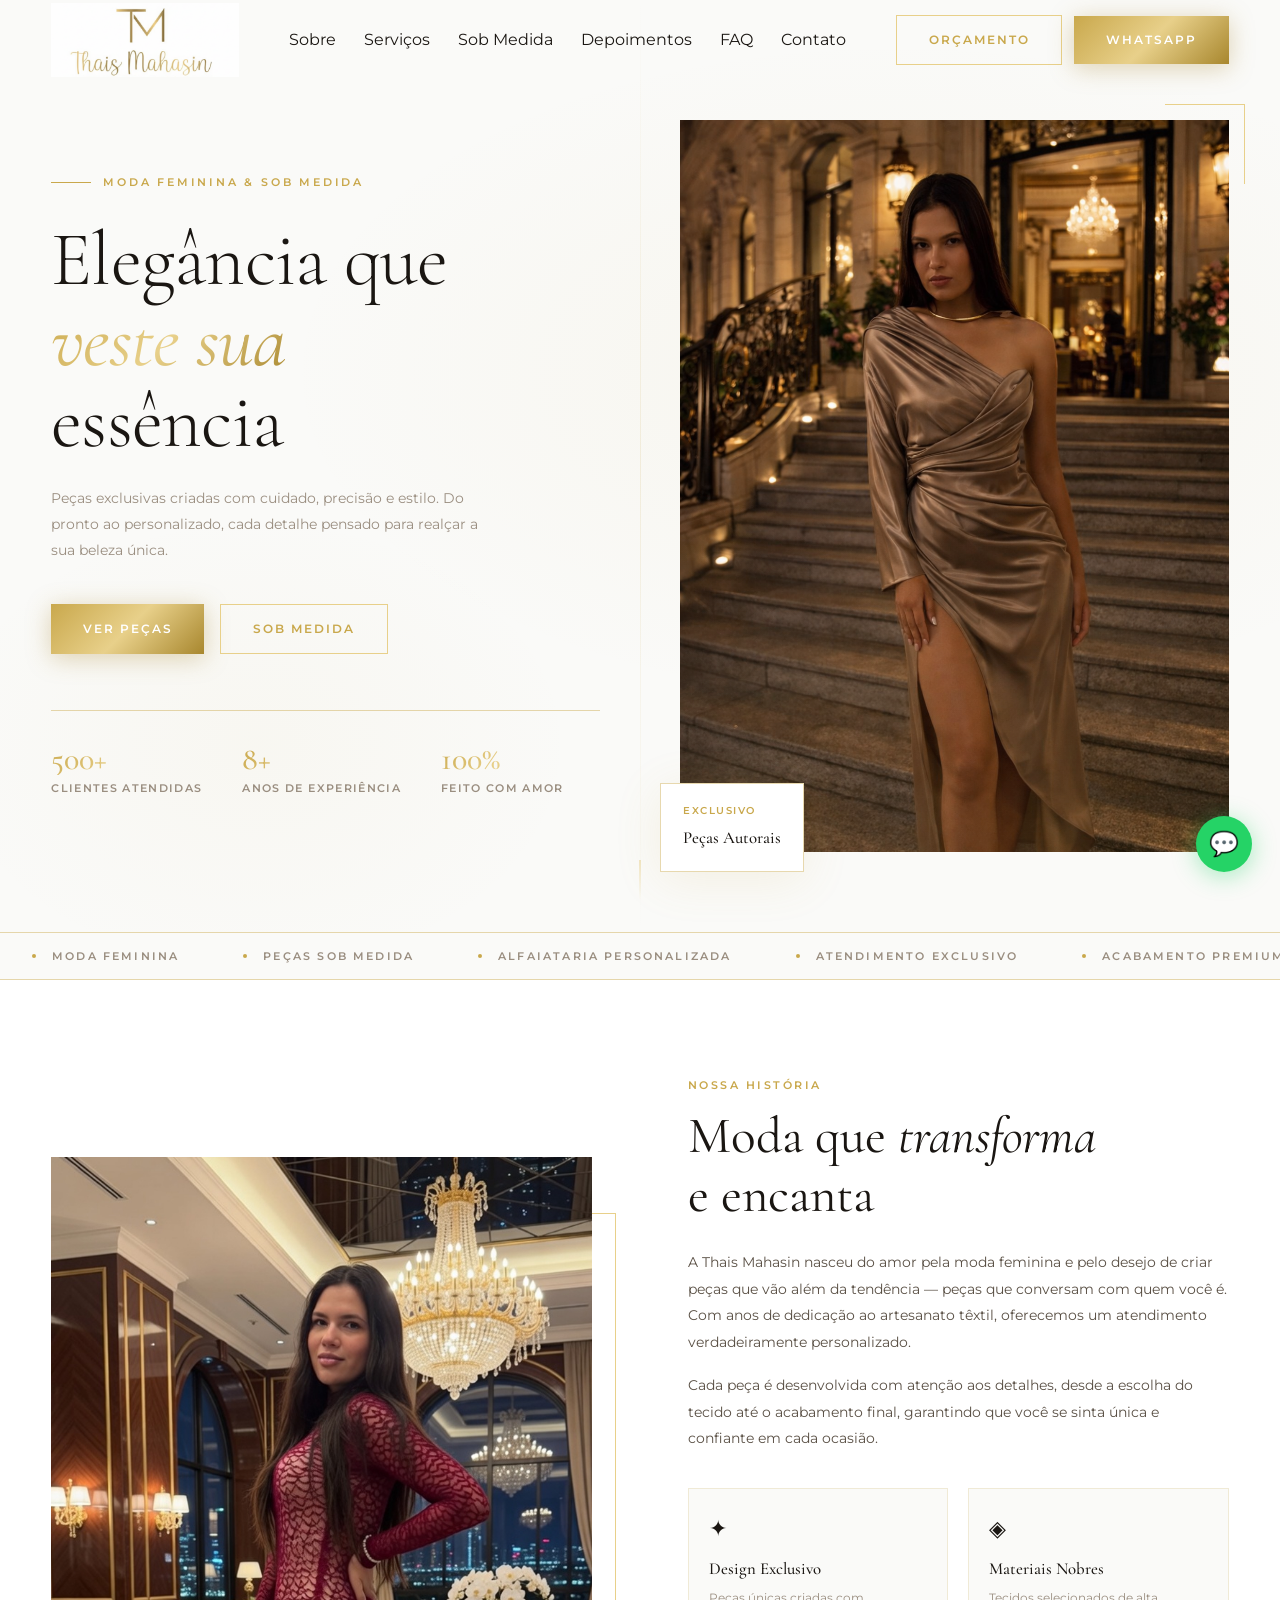
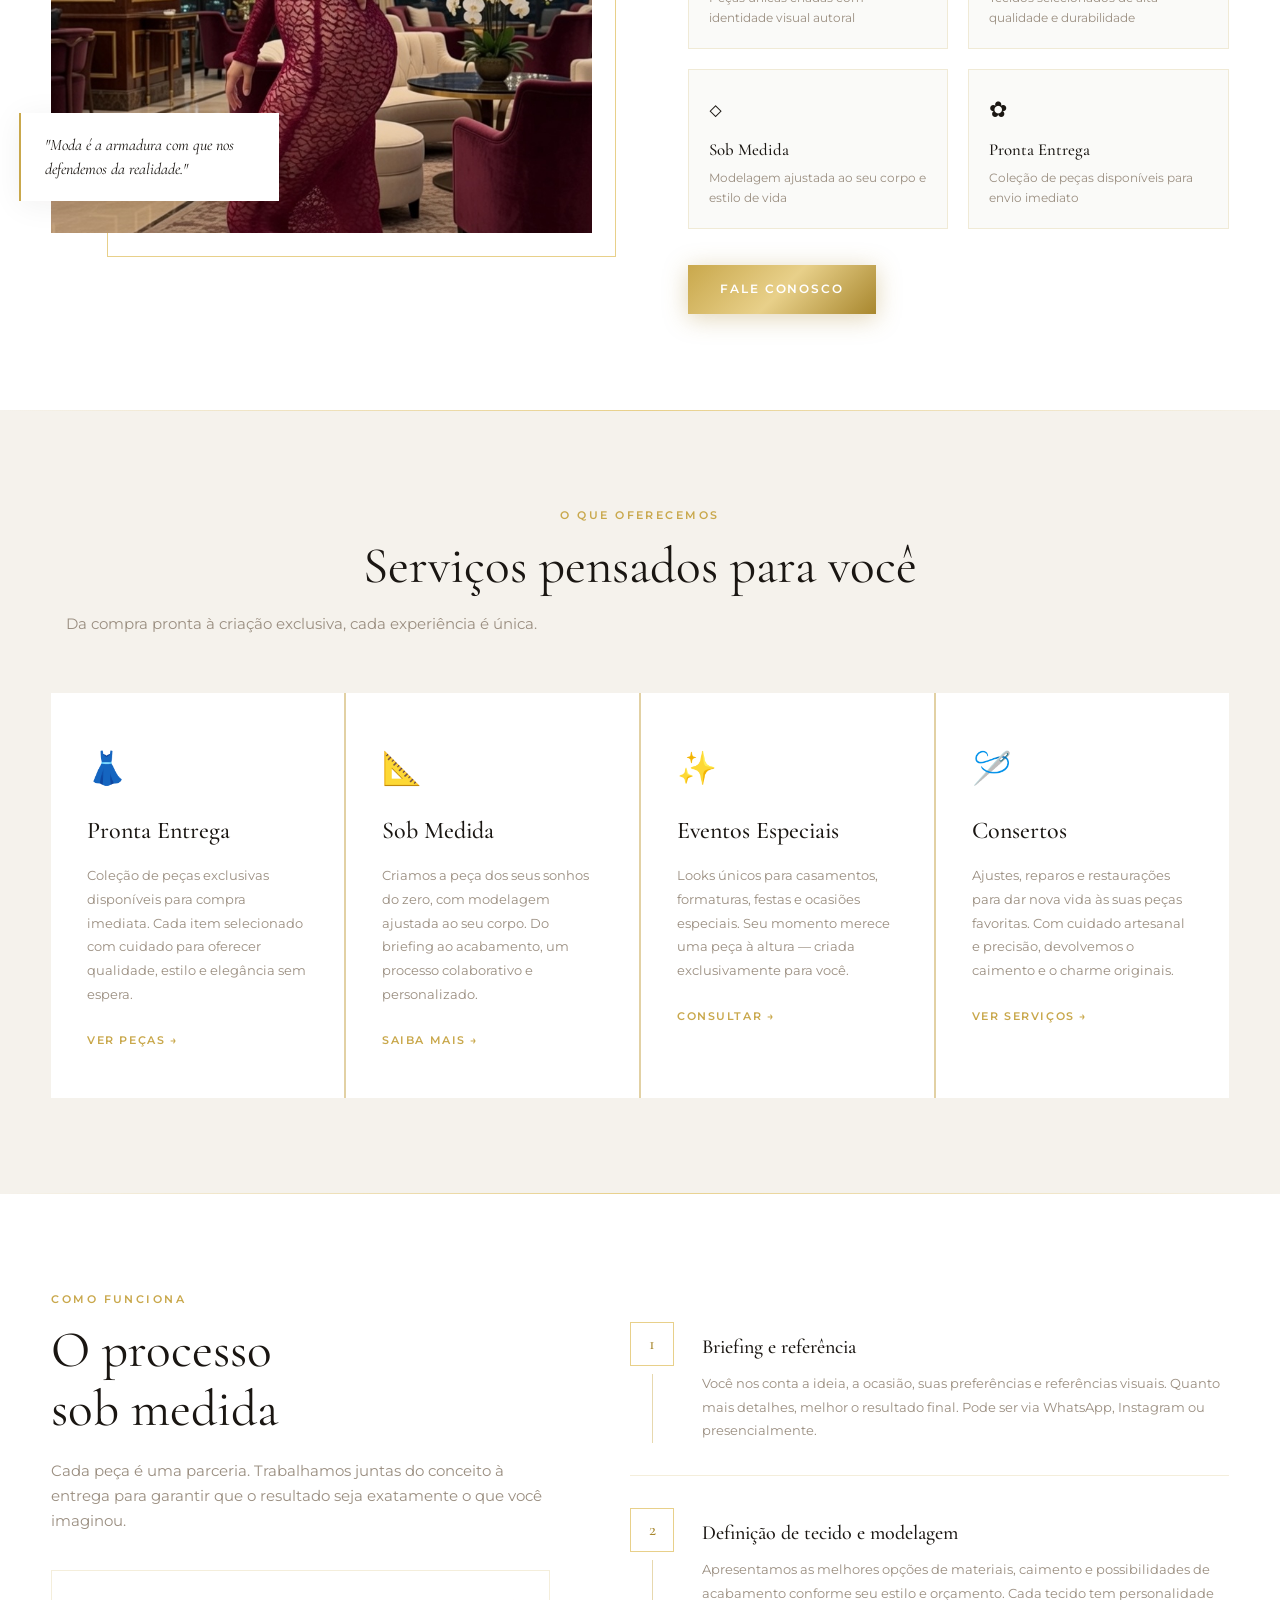
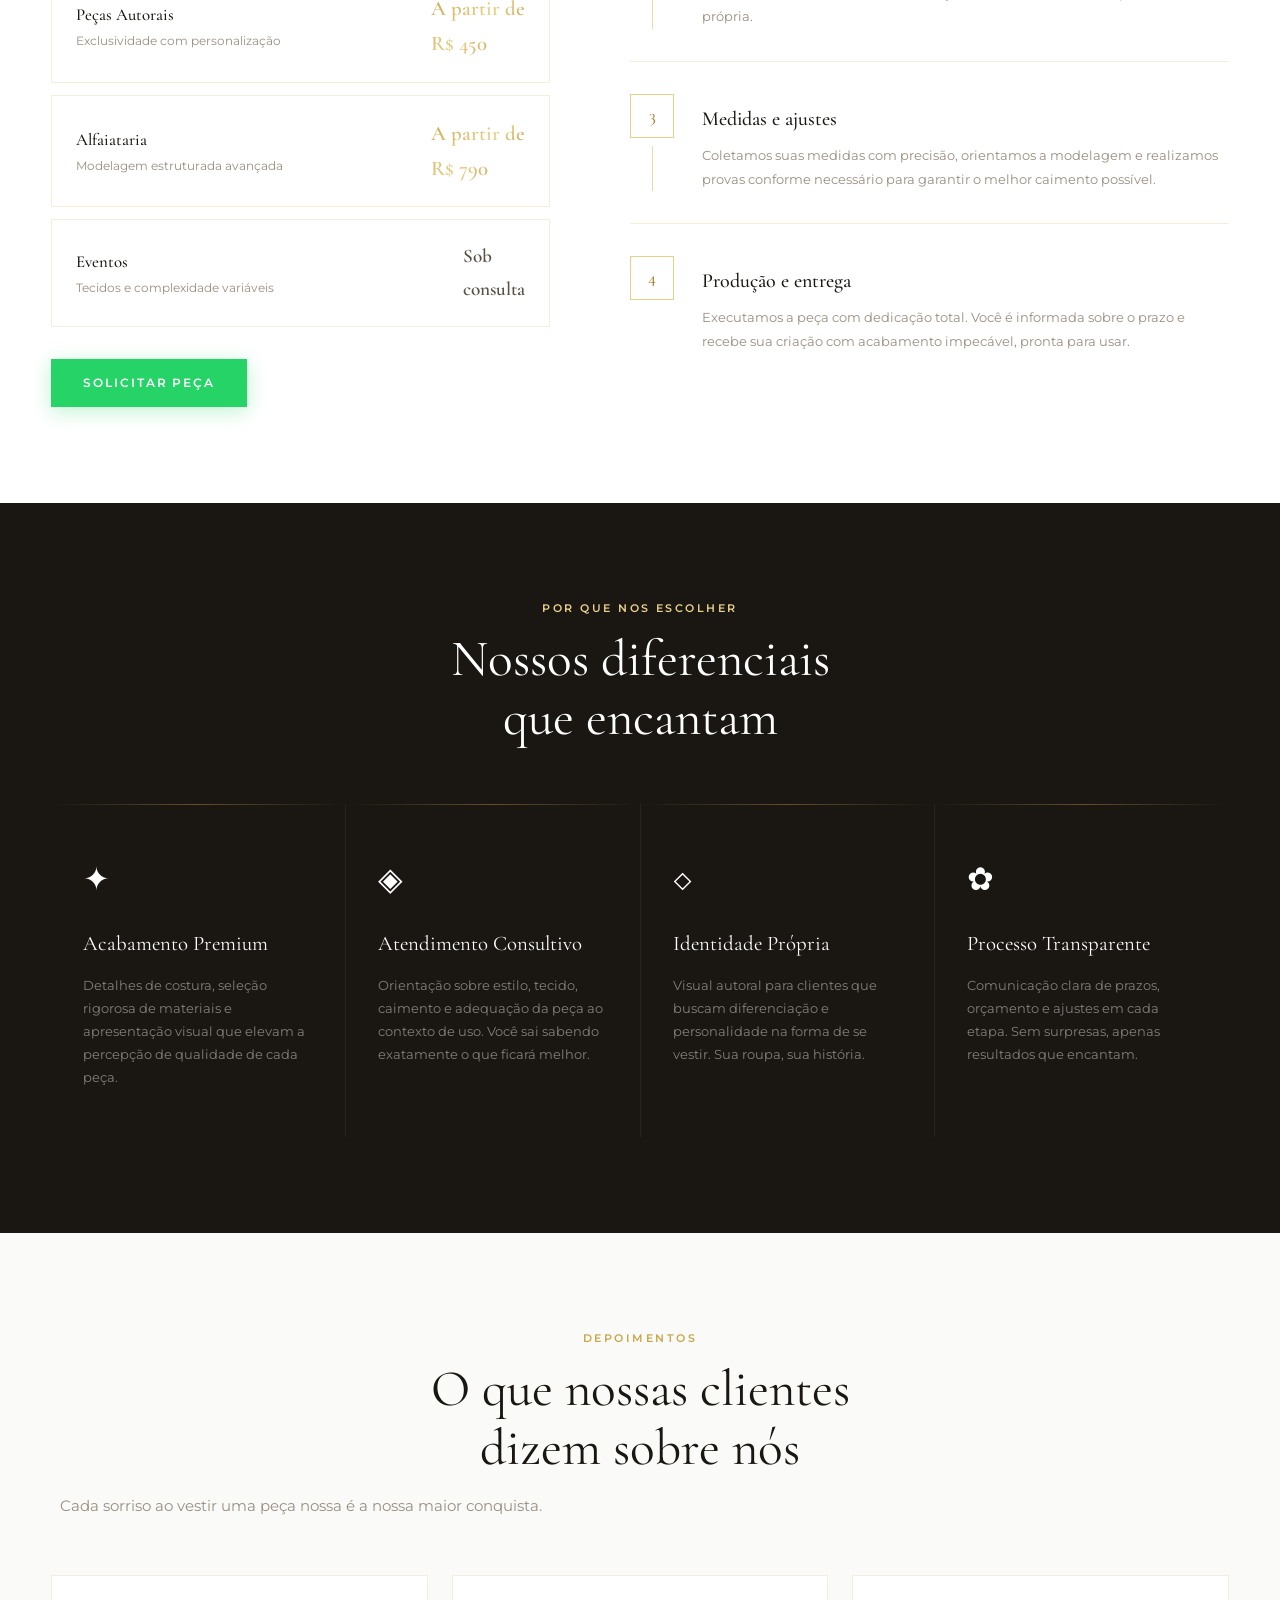
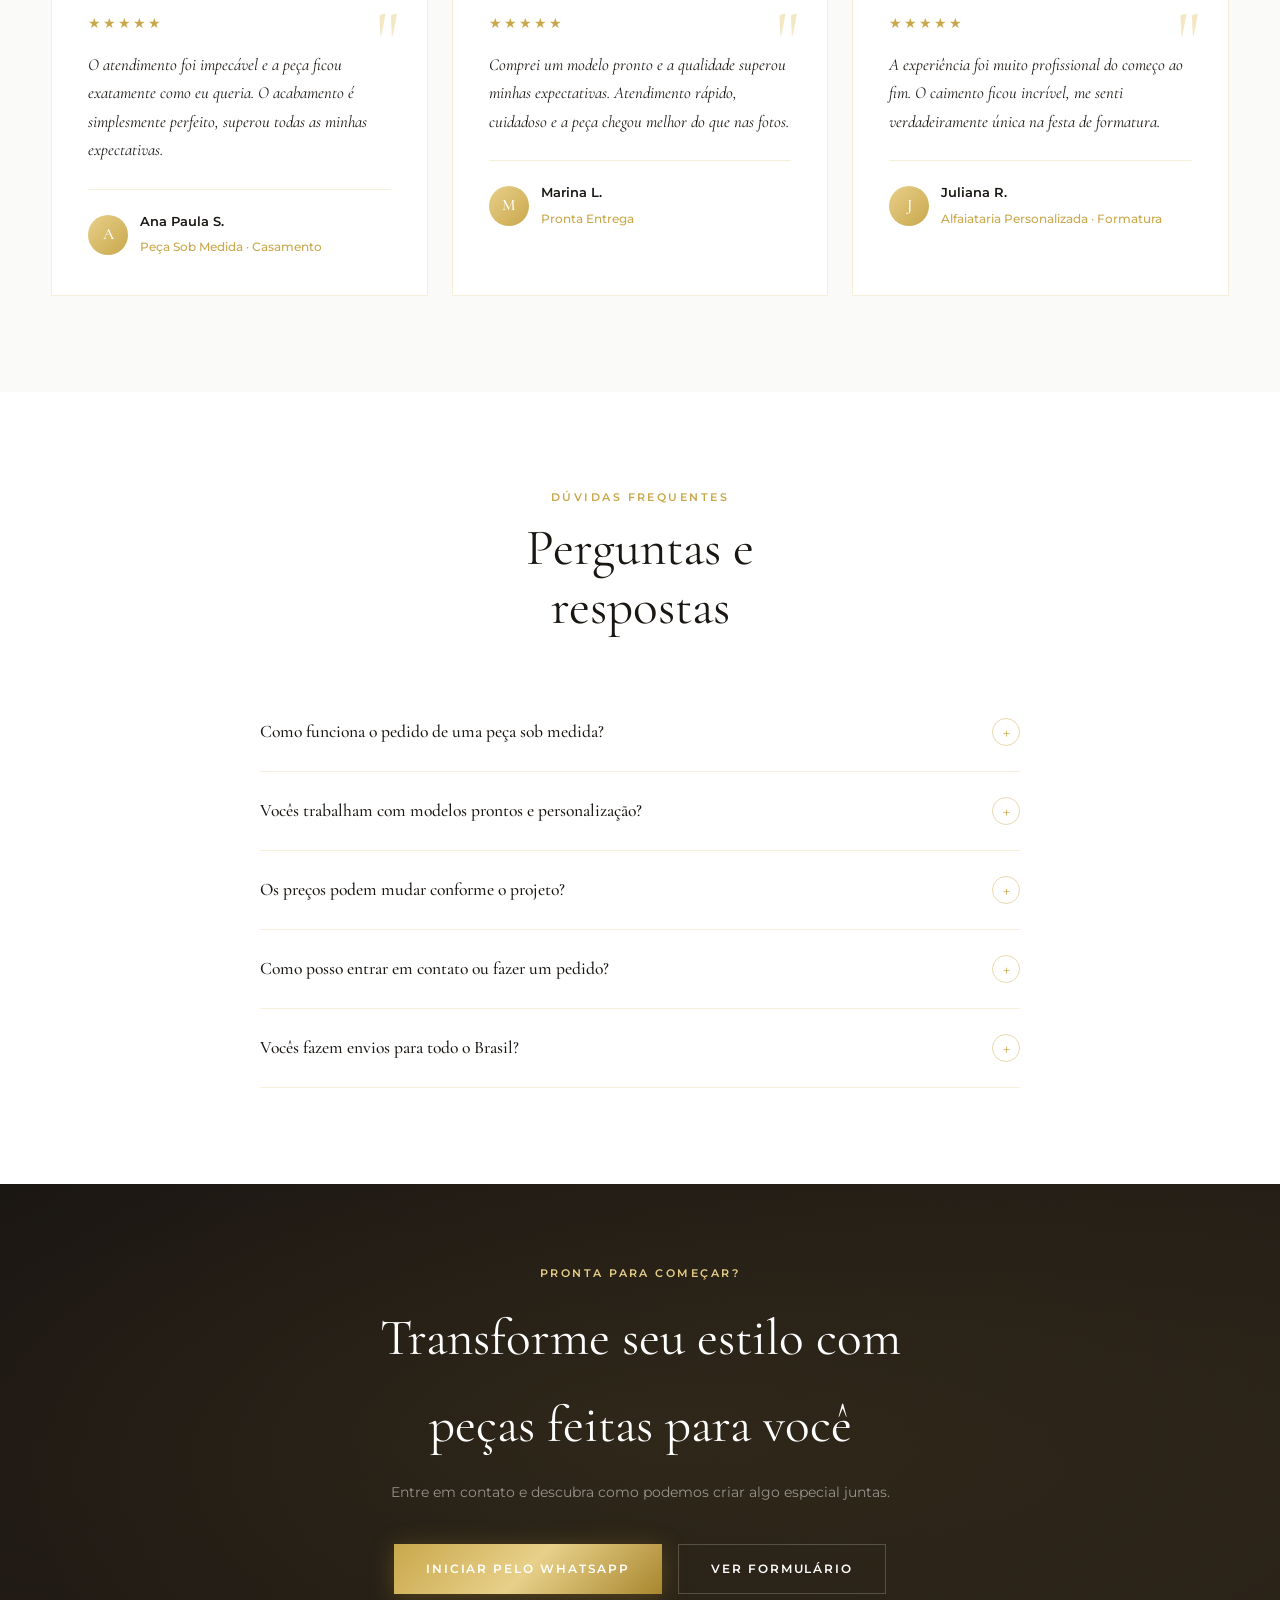
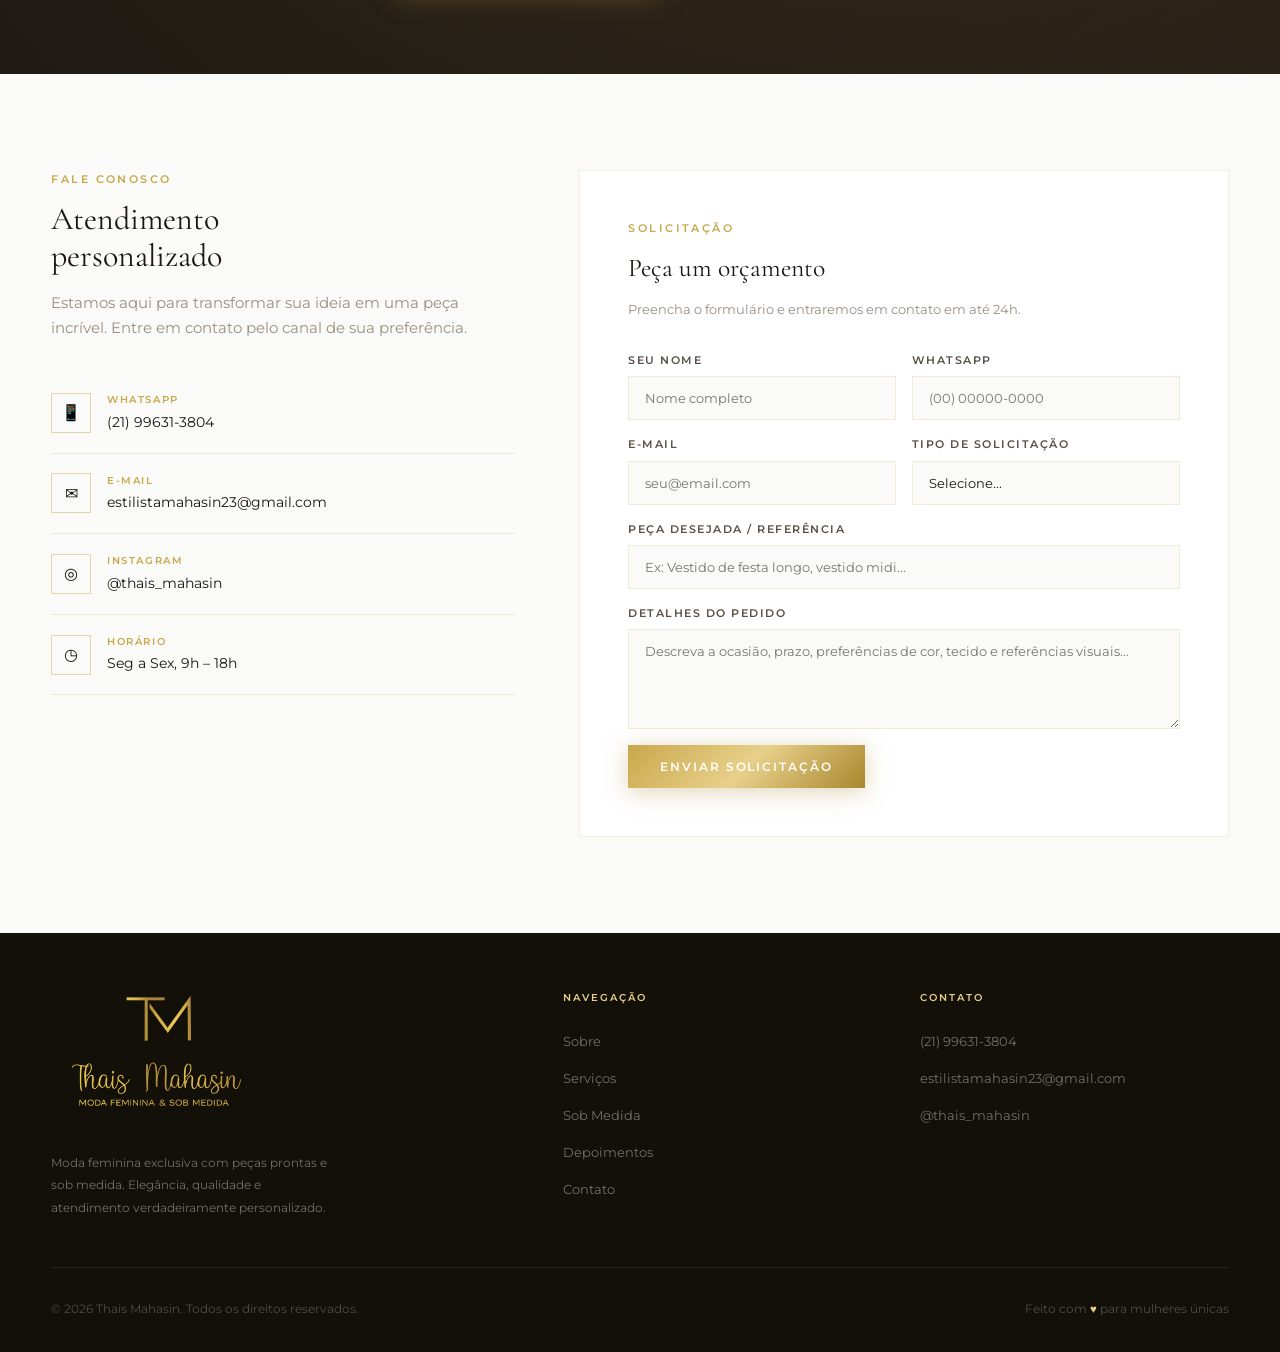
<file: index.html>
<!DOCTYPE html>
<html lang="pt-BR">
<head>
  <meta charset="UTF-8" />
  <meta name="viewport" content="width=device-width, initial-scale=1.0" />
  <title>Thais Mahasin | Moda Feminina e Sob Medida</title>
  <meta name="description" content="Moda feminina exclusiva com peças prontas e sob medida. Elegância, qualidade e atendimento personalizado por Thais Mahasin." />
  <link rel="preconnect" href="https://fonts.googleapis.com" />
  <link rel="preconnect" href="https://fonts.gstatic.com" crossorigin />
  <link href="https://fonts.googleapis.com/css2?family=Cormorant+Garamond:ital,wght@0,300;0,400;0,500;0,600;1,300;1,400;1,500&family=Montserrat:wght@300;400;500;600;700&display=swap" rel="stylesheet" />

  <style>
    /* ── TOKENS ── */
    :root {
      --white: #FFFFFF;
      --off-white: #FAFAF8;
      --cream: #F5F2EC;
      --gold: #C9A84C;
      --gold-light: #E8D08A;
      --gold-dark: #A8872E;
      --gold-pale: #F5EDD4;
      --text: #1A1612;
      --text-mid: #5A5045;
      --text-muted: #9A8E80;
      --line: rgba(201,168,76,0.2);
      --line-strong: rgba(201,168,76,0.45);
      --shadow-gold: 0 8px 48px rgba(201,168,76,0.12);
      --shadow-soft: 0 4px 32px rgba(26,22,18,0.06);
      --maxw: 1280px;
    }

    *, *::before, *::after { margin: 0; padding: 0; box-sizing: border-box; }
    html { scroll-behavior: smooth; }

    body {
      font-family: 'Montserrat', sans-serif;
      background: var(--white);
      color: var(--text);
      line-height: 1.7;
      overflow-x: hidden;
    }

    img { max-width: 100%; display: block; }
    a { text-decoration: none; color: inherit; }

    .container {
      width: min(92%, var(--maxw));
      margin: 0 auto;
    }

    /* ── GOLD GRADIENT ── */
    .gold-text {
      background: linear-gradient(135deg, #C9A84C 0%, #E8D08A 50%, #A8872E 100%);
      -webkit-background-clip: text;
      -webkit-text-fill-color: transparent;
      background-clip: text;
    }

    /* ── DIVIDER ── */
    .divider {
      display: flex;
      align-items: center;
      gap: 16px;
      margin: 0 auto;
    }
    .divider::before, .divider::after {
      content: '';
      flex: 1;
      height: 1px;
      background: linear-gradient(to right, transparent, var(--gold-light), transparent);
    }
    .divider-icon {
      color: var(--gold);
      font-size: 1rem;
      letter-spacing: 6px;
    }

    /* ── EYEBROW ── */
    .eyebrow {
      font-family: 'Montserrat', sans-serif;
      font-size: 0.7rem;
      font-weight: 600;
      letter-spacing: 0.22em;
      text-transform: uppercase;
      color: var(--gold);
      display: block;
      margin-bottom: 12px;
    }

    /* ── SECTION ── */
    .section { padding: 96px 0; }

    .section-title {
      font-family: 'Cormorant Garamond', serif;
      font-size: clamp(2.2rem, 4vw, 3.4rem);
      font-weight: 400;
      line-height: 1.15;
      margin-bottom: 16px;
    }

    .section-sub {
      color: var(--text-muted);
      font-size: 0.92rem;
      font-weight: 400;
      max-width: 500px;
    }

    .section-head {
      text-align: center;
      margin-bottom: 56px;
    }

    /* ── BUTTONS ── */
    .btn {
      display: inline-flex;
      align-items: center;
      gap: 10px;
      padding: 14px 32px;
      font-family: 'Montserrat', sans-serif;
      font-size: 0.75rem;
      font-weight: 600;
      letter-spacing: 0.16em;
      text-transform: uppercase;
      border: none;
      cursor: pointer;
      transition: all 0.3s ease;
      position: relative;
      overflow: hidden;
    }

    .btn-gold {
      background: linear-gradient(135deg, #C9A84C, #E8D08A, #A8872E);
      color: #fff;
      box-shadow: 0 4px 24px rgba(168,135,46,0.35);
    }

    .btn-gold::before {
      content: '';
      position: absolute;
      inset: 0;
      background: linear-gradient(135deg, #A8872E, #C9A84C, #E8D08A);
      opacity: 0;
      transition: opacity 0.3s;
    }

    .btn-gold:hover::before { opacity: 1; }
    .btn-gold:hover { transform: translateY(-2px); box-shadow: 0 8px 32px rgba(168,135,46,0.45); }
    .btn-gold span { position: relative; z-index: 1; }

    .btn-outline {
      background: transparent;
      color: var(--gold);
      border: 1px solid var(--gold-light);
    }

    .btn-outline:hover {
      background: var(--gold-pale);
      border-color: var(--gold);
      transform: translateY(-2px);
    }

    .btn-wa {
      background: #25D366;
      color: #fff;
      box-shadow: 0 4px 20px rgba(37,211,102,0.3);
    }

    .btn-wa:hover {
      background: #1ebe5a;
      transform: translateY(-2px);
      box-shadow: 0 8px 28px rgba(37,211,102,0.4);
    }

    /* ──────────────────────────────────────
       NAVBAR
    ────────────────────────────────────── */
    .topbar {
      position: fixed;
      top: 0; left: 0; right: 0;
      z-index: 999;
      transition: all 0.4s ease;
    }

    .topbar.scrolled {
      background: rgba(255,255,255,0.96);
      backdrop-filter: blur(20px);
      box-shadow: 0 2px 40px rgba(26,22,18,0.07);
      border-bottom: 1px solid var(--line);
    }

	.nav {
	  display: grid;
	  grid-template-columns: auto 1fr auto;
	  align-items: center;
	  height: 80px;
	  gap: 24px;
	}


    .nav-logo img,
    .header-logo {
      height: 75px;
      width: auto;
      max-width: 240px;
      object-fit: contain;
    }

	.nav-links {
	  display: flex;
	  justify-content: center;
	  align-items: center;
	  gap: 28px;
	  list-style: none;
	  min-width: 0;
	}

	.nav-links a {
	  white-space: nowrap;
	  line-height: 1;
	}

    .nav-links a::after {
      content: '';
      position: absolute;
      bottom: -4px; left: 0; right: 0;
      height: 1px;
      background: var(--gold);
      transform: scaleX(0);
      transition: transform 0.3s ease;
    }

    .nav-links a:hover { color: var(--gold-dark); }
    .nav-links a:hover::after { transform: scaleX(1); }

    .nav-cta {
      display: flex;
      align-items: center;
      gap: 12px;
    }

    .hamburger {
      display: none;
      flex-direction: column;
      gap: 5px;
      cursor: pointer;
      padding: 4px;
      background: none;
      border: none;
    }

    .hamburger span {
      width: 24px;
      height: 1.5px;
      background: var(--text);
      transition: all 0.3s;
      display: block;
    }

    /* ──────────────────────────────────────
       HERO
    ────────────────────────────────────── */
    .hero {
      min-height: 100svh;
      display: flex;
      flex-direction: column;
      position: relative;
      background: var(--off-white);
      overflow: hidden;
    }

    .hero-bg {
      position: absolute;
      inset: 0;
      background:
        radial-gradient(ellipse 80% 60% at 70% 40%, rgba(201,168,76,0.06) 0%, transparent 60%),
        radial-gradient(ellipse 50% 50% at 20% 80%, rgba(201,168,76,0.04) 0%, transparent 50%);
    }

    /* Decorative lines */
    .hero-bg::before {
      content: '';
      position: absolute;
      top: 0; left: 50%;
      width: 1px;
      height: 100%;
      background: linear-gradient(to bottom, transparent, rgba(201,168,76,0.15), transparent);
    }

    .hero-content {
      position: relative;
      z-index: 2;
      flex: 1;
      display: flex;
      align-items: center;
      padding: 120px 0 80px;
    }

    .hero-inner {
      display: grid;
      grid-template-columns: 1fr 1fr;
      gap: 80px;
      align-items: center;
    }

    .hero-copy { }

    .hero-kicker {
      display: flex;
      align-items: center;
      gap: 12px;
      margin-bottom: 28px;
    }

    .hero-kicker::before {
      content: '';
      width: 40px;
      height: 1px;
      background: var(--gold);
    }

    .hero-kicker span {
      font-size: 0.7rem;
      font-weight: 600;
      letter-spacing: 0.25em;
      text-transform: uppercase;
      color: var(--gold);
    }

    .hero h1 {
      font-family: 'Cormorant Garamond', serif;
      font-size: clamp(3.4rem, 6vw, 6rem);
      font-weight: 300;
      line-height: 1.05;
      margin-bottom: 24px;
      letter-spacing: -0.01em;
    }

    .hero h1 em {
      font-style: italic;
      font-weight: 400;
    }

    .hero-desc {
      font-size: 0.9rem;
      color: var(--text-muted);
      max-width: 440px;
      margin-bottom: 40px;
      line-height: 1.8;
    }

    .hero-actions {
      display: flex;
      gap: 16px;
      flex-wrap: wrap;
      margin-bottom: 56px;
    }

    .hero-stats {
      display: flex;
      gap: 40px;
      padding-top: 32px;
      border-top: 1px solid var(--line-strong);
    }

    .stat-num {
      font-family: 'Cormorant Garamond', serif;
      font-size: 2rem;
      font-weight: 500;
      line-height: 1;
      margin-bottom: 4px;
    }

    .stat-label {
      font-size: 0.7rem;
      font-weight: 600;
      letter-spacing: 0.12em;
      text-transform: uppercase;
      color: var(--text-muted);
    }

    .hero-visual {
      position: relative;
    }

    .hero-visual-frame {
      position: relative;
      aspect-ratio: 3/4;
      background: var(--cream);
      overflow: hidden;
    }

    .hero-visual-frame::before {
      content: '';
      position: absolute;
      inset: 0;
      background: linear-gradient(to bottom, transparent 50%, rgba(201,168,76,0.08));
    }

    /* Fashion silhouette placeholder */
    .hero-placeholder {
      width: 100%;
      height: 100%;
      display: flex;
      align-items: center;
      justify-content: center;
      background: linear-gradient(160deg, #F5F2EC, #EDE8DF);
    }

    .hero-placeholder-inner {
      text-align: center;
      opacity: 0.5;
    }

    .hero-placeholder-icon {
      font-size: 4rem;
      display: block;
      margin-bottom: 8px;
      opacity: 0.3;
    }

    .hero-placeholder-text {
      font-size: 0.65rem;
      letter-spacing: 0.2em;
      text-transform: uppercase;
      color: var(--gold-dark);
    }

    .hero-badge {
      position: absolute;
      bottom: -20px;
      left: -20px;
      background: var(--white);
      border: 1px solid var(--line-strong);
      padding: 18px 22px;
      box-shadow: var(--shadow-gold);
    }

    .hero-badge p {
      font-size: 0.65rem;
      letter-spacing: 0.15em;
      text-transform: uppercase;
      color: var(--gold);
      font-weight: 600;
      margin-bottom: 4px;
    }

    .hero-badge strong {
      font-family: 'Cormorant Garamond', serif;
      font-size: 1.05rem;
      font-weight: 500;
    }

    .hero-corner-deco {
      position: absolute;
      top: -16px;
      right: -16px;
      width: 80px;
      height: 80px;
      border-top: 1px solid var(--gold-light);
      border-right: 1px solid var(--gold-light);
    }

    .hero-scroll {
      position: absolute;
      bottom: 32px;
      left: 50%;
      transform: translateX(-50%);
      display: flex;
      flex-direction: column;
      align-items: center;
      gap: 8px;
      color: var(--text-muted);
      font-size: 0.65rem;
      letter-spacing: 0.2em;
      text-transform: uppercase;
    }

    .hero-scroll-line {
      width: 1px;
      height: 40px;
      background: linear-gradient(to bottom, var(--gold-light), transparent);
      animation: scrollPulse 2s ease-in-out infinite;
    }

    @keyframes scrollPulse {
      0%, 100% { opacity: 1; transform: scaleY(1); }
      50% { opacity: 0.4; transform: scaleY(0.6); }
    }

    /* ──────────────────────────────────────
       MARQUEE STRIP
    ────────────────────────────────────── */
    .marquee-strip {
      border-top: 1px solid var(--line-strong);
      border-bottom: 1px solid var(--line-strong);
      background: var(--off-white);
      padding: 14px 0;
      overflow: hidden;
    }

    .marquee-track {
      display: flex;
      gap: 0;
      animation: marquee 20s linear infinite;
      white-space: nowrap;
    }

    .marquee-track:hover { animation-play-state: paused; }

    @keyframes marquee {
      from { transform: translateX(0); }
      to { transform: translateX(-50%); }
    }

    .marquee-item {
      display: inline-flex;
      align-items: center;
      gap: 16px;
      padding: 0 32px;
      font-size: 0.68rem;
      font-weight: 600;
      letter-spacing: 0.2em;
      text-transform: uppercase;
      color: var(--text-muted);
    }

    .marquee-dot {
      width: 4px;
      height: 4px;
      background: var(--gold);
      border-radius: 50%;
      flex-shrink: 0;
    }

    /* ──────────────────────────────────────
       ABOUT / BRAND
    ────────────────────────────────────── */
    .about {
      background: var(--white);
    }

    .about-inner {
      display: grid;
      grid-template-columns: 1fr 1fr;
      gap: 96px;
      align-items: center;
    }

    .about-image-wrap {
      position: relative;
    }

    .about-image {
      width: 100%;
      aspect-ratio: 4/5;
      background: linear-gradient(160deg, var(--cream), #E8E0D2);
      position: relative;
      overflow: hidden;
    }

    .about-image-deco {
      position: absolute;
      bottom: -24px;
      right: -24px;
      width: calc(100% - 32px);
      height: calc(100% - 32px);
      border: 1px solid var(--gold-light);
      z-index: -1;
    }

    .about-quote {
      position: absolute;
      bottom: 32px;
      left: -32px;
      background: var(--white);
      padding: 20px 24px;
      border-left: 2px solid var(--gold);
      box-shadow: var(--shadow-soft);
      max-width: 260px;
    }

    .about-quote p {
      font-family: 'Cormorant Garamond', serif;
      font-size: 1rem;
      font-style: italic;
      line-height: 1.5;
      color: var(--text);
    }

    .about-content {}

    .about-content .section-title { margin-bottom: 24px; }

    .about-text {
      font-size: 0.88rem;
      color: var(--text-mid);
      line-height: 1.9;
      margin-bottom: 16px;
    }

    .about-feats {
      display: grid;
      grid-template-columns: 1fr 1fr;
      gap: 20px;
      margin: 36px 0;
    }

    .about-feat {
      padding: 20px;
      border: 1px solid var(--line);
      background: var(--off-white);
      transition: all 0.3s;
    }

    .about-feat:hover {
      border-color: var(--gold-light);
      background: var(--gold-pale);
      transform: translateY(-2px);
      box-shadow: var(--shadow-gold);
    }

    .about-feat-icon {
      font-size: 1.4rem;
      margin-bottom: 8px;
    }

    .about-feat h4 {
      font-family: 'Cormorant Garamond', serif;
      font-size: 1.05rem;
      font-weight: 500;
      margin-bottom: 4px;
    }

    .about-feat p {
      font-size: 0.78rem;
      color: var(--text-muted);
      line-height: 1.6;
    }

    /* ──────────────────────────────────────
       SERVICES / PRODUCTS GRID
    ────────────────────────────────────── */
    .services {
      background: var(--cream);
      position: relative;
      overflow: hidden;
    }

    .services::before {
      content: '';
      position: absolute;
      top: 0; left: 0; right: 0;
      height: 1px;
      background: linear-gradient(to right, transparent, var(--gold-light), transparent);
    }

    .services::after {
      content: '';
      position: absolute;
      bottom: 0; left: 0; right: 0;
      height: 1px;
      background: linear-gradient(to right, transparent, var(--gold-light), transparent);
    }

    .services-grid {
      display: grid;
      grid-template-columns: repeat(4, 1fr);
      gap: 2px;
      background: var(--line-strong);
    }

    .service-card {
      background: var(--white);
      padding: 48px 36px;
      position: relative;
      overflow: hidden;
      transition: all 0.4s ease;
    }

    .service-card::before {
      content: '';
      position: absolute;
      bottom: 0; left: 0;
      width: 100%; height: 2px;
      background: linear-gradient(to right, var(--gold-dark), var(--gold-light));
      transform: scaleX(0);
      transform-origin: left;
      transition: transform 0.4s ease;
    }

    .service-card:hover::before { transform: scaleX(1); }

    .service-card:hover {
      transform: translateY(-4px);
      box-shadow: var(--shadow-gold);
      z-index: 1;
    }

    .service-num {
      font-family: 'Cormorant Garamond', serif;
      font-size: 3.5rem;
      font-weight: 300;
      line-height: 1;
      color: var(--gold-light);
      margin-bottom: 24px;
    }

    .service-icon {
      font-size: 2rem;
      margin-bottom: 16px;
    }

    .service-card h3 {
      font-family: 'Cormorant Garamond', serif;
      font-size: 1.5rem;
      font-weight: 500;
      margin-bottom: 12px;
    }

    .service-card p {
      font-size: 0.83rem;
      color: var(--text-muted);
      line-height: 1.8;
      margin-bottom: 24px;
    }

    .service-link {
      font-size: 0.7rem;
      font-weight: 600;
      letter-spacing: 0.14em;
      text-transform: uppercase;
      color: var(--gold);
      display: flex;
      align-items: center;
      gap: 8px;
      transition: gap 0.2s;
    }

    .service-link:hover { gap: 14px; }

    /* ──────────────────────────────────────
       SOB MEDIDA PROCESS
    ────────────────────────────────────── */
    .process { background: var(--white); }

    .process-inner {
      display: grid;
      grid-template-columns: 1fr 1.2fr;
      gap: 80px;
      align-items: start;
    }

    .process-sticky {
      position: sticky;
      top: 100px;
    }

    .process-sticky .section-title { margin-bottom: 20px; }
    .process-sticky .section-sub { margin-bottom: 32px; }

    .pricing-cards {
      display: flex;
      flex-direction: column;
      gap: 12px;
      margin-top: 36px;
    }

    .price-card {
      padding: 20px 24px;
      border: 1px solid var(--line);
      display: flex;
      justify-content: space-between;
      align-items: center;
      transition: all 0.3s;
    }

    .price-card:hover {
      border-color: var(--gold-light);
      background: var(--gold-pale);
    }

    .price-card h4 {
      font-family: 'Cormorant Garamond', serif;
      font-size: 1.05rem;
      font-weight: 500;
      margin-bottom: 2px;
    }

    .price-card p {
      font-size: 0.75rem;
      color: var(--text-muted);
    }

    .price-val {
      font-family: 'Cormorant Garamond', serif;
      font-size: 1.2rem;
      font-weight: 600;
      white-space: nowrap;
    }

    .price-val.gold-text { font-size: 1.3rem; }

    .steps-list {
      display: flex;
      flex-direction: column;
      gap: 0;
    }

    .step-item {
      display: flex;
      gap: 28px;
      padding: 32px 0;
      border-bottom: 1px solid var(--line);
      position: relative;
    }

    .step-item:last-child { border-bottom: none; }

    .step-num-wrap {
      flex-shrink: 0;
      display: flex;
      flex-direction: column;
      align-items: center;
    }

    .step-num {
      width: 44px;
      height: 44px;
      border: 1px solid var(--gold-light);
      display: flex;
      align-items: center;
      justify-content: center;
      font-family: 'Cormorant Garamond', serif;
      font-size: 1.1rem;
      font-weight: 500;
      color: var(--gold-dark);
      flex-shrink: 0;
      transition: all 0.3s;
    }

    .step-item:hover .step-num {
      background: var(--gold);
      border-color: var(--gold);
      color: #fff;
    }

    .step-line {
      flex: 1;
      width: 1px;
      background: var(--line-strong);
      margin-top: 8px;
      min-height: 32px;
    }

    .step-content h4 {
      font-family: 'Cormorant Garamond', serif;
      font-size: 1.25rem;
      font-weight: 500;
      margin-bottom: 8px;
      padding-top: 8px;
    }

    .step-content p {
      font-size: 0.82rem;
      color: var(--text-muted);
      line-height: 1.8;
    }

    /* ──────────────────────────────────────
       BENEFITS
    ────────────────────────────────────── */
    .benefits { background: var(--text); color: var(--white); }

    .benefits .section-title { color: var(--white); }
    .benefits .eyebrow { color: var(--gold-light); }

    .benefits-grid {
      display: grid;
      grid-template-columns: repeat(4, 1fr);
      gap: 1px;
      background: rgba(255,255,255,0.06);
      margin-top: 56px;
    }

    .benefit-card {
      padding: 48px 32px;
      background: var(--text);
      position: relative;
      overflow: hidden;
      transition: background 0.3s;
    }

    .benefit-card::after {
      content: '';
      position: absolute;
      top: 0; left: 0;
      width: 100%;
      height: 1px;
      background: linear-gradient(to right, transparent, rgba(201,168,76,0.4), transparent);
    }

    .benefit-card:hover { background: #221E1A; }

    .benefit-icon {
      font-size: 2rem;
      margin-bottom: 20px;
    }

    .benefit-card h3 {
      font-family: 'Cormorant Garamond', serif;
      font-size: 1.3rem;
      font-weight: 400;
      color: var(--white);
      margin-bottom: 12px;
    }

    .benefit-card p {
      font-size: 0.8rem;
      color: rgba(255,255,255,0.45);
      line-height: 1.8;
    }

    /* ──────────────────────────────────────
       TESTIMONIALS
    ────────────────────────────────────── */
    .testimonials { background: var(--off-white); }

    .testimonials-grid {
      display: grid;
      grid-template-columns: repeat(3, 1fr);
      gap: 24px;
    }

    .testimonial-card {
      background: var(--white);
      padding: 36px;
      border: 1px solid var(--line);
      position: relative;
      transition: all 0.3s;
    }

    .testimonial-card::before {
      content: '"';
      position: absolute;
      top: 24px; right: 28px;
      font-family: 'Cormorant Garamond', serif;
      font-size: 5rem;
      line-height: 1;
      color: var(--gold-light);
      opacity: 0.5;
    }

    .testimonial-card:hover {
      border-color: var(--gold-light);
      box-shadow: var(--shadow-gold);
      transform: translateY(-4px);
    }

    .stars {
      color: var(--gold);
      font-size: 0.85rem;
      letter-spacing: 2px;
      margin-bottom: 16px;
    }

    .testimonial-card blockquote {
      font-family: 'Cormorant Garamond', serif;
      font-size: 1.05rem;
      font-style: italic;
      line-height: 1.7;
      color: var(--text);
      margin-bottom: 24px;
      font-weight: 400;
    }

    .testimonial-author {
      display: flex;
      align-items: center;
      gap: 12px;
      padding-top: 20px;
      border-top: 1px solid var(--line);
    }

    .author-avatar {
      width: 40px;
      height: 40px;
      border-radius: 50%;
      background: linear-gradient(135deg, var(--gold-light), var(--gold));
      display: flex;
      align-items: center;
      justify-content: center;
      font-family: 'Cormorant Garamond', serif;
      font-size: 1rem;
      color: #fff;
      font-weight: 500;
      flex-shrink: 0;
    }

    .author-info strong {
      display: block;
      font-size: 0.82rem;
      font-weight: 600;
      color: var(--text);
    }

    .author-info span {
      font-size: 0.72rem;
      color: var(--gold);
      font-weight: 500;
    }

    /* ──────────────────────────────────────
       FAQ
    ────────────────────────────────────── */
    .faq { background: var(--white); }

    .faq-list {
      max-width: 760px;
      margin: 0 auto;
    }

    .faq-item {
      border-bottom: 1px solid var(--line);
    }

    .faq-item summary {
      list-style: none;
      display: flex;
      justify-content: space-between;
      align-items: center;
      padding: 24px 0;
      cursor: pointer;
      font-family: 'Cormorant Garamond', serif;
      font-size: 1.1rem;
      font-weight: 500;
      transition: color 0.2s;
      gap: 16px;
    }

    .faq-item summary:hover { color: var(--gold-dark); }

    .faq-item summary::-webkit-details-marker { display: none; }

    .faq-icon {
      width: 28px;
      height: 28px;
      border: 1px solid var(--line-strong);
      border-radius: 50%;
      display: flex;
      align-items: center;
      justify-content: center;
      font-size: 1.1rem;
      color: var(--gold);
      flex-shrink: 0;
      transition: all 0.3s;
      font-style: normal;
    }

    .faq-item[open] .faq-icon {
      background: var(--gold);
      border-color: var(--gold);
      color: #fff;
      transform: rotate(45deg);
    }

    .faq-item p {
      padding: 0 0 24px;
      font-size: 0.85rem;
      color: var(--text-muted);
      line-height: 1.8;
      max-width: 640px;
    }

    /* ──────────────────────────────────────
       CTA BAND
    ────────────────────────────────────── */
    .cta-band {
      background: linear-gradient(135deg, #1A1612, #2A2218);
      padding: 80px 0;
      text-align: center;
      position: relative;
      overflow: hidden;
    }

    .cta-band::before {
      content: '';
      position: absolute;
      inset: 0;
      background: radial-gradient(ellipse 70% 70% at 50% 50%, rgba(201,168,76,0.08), transparent);
    }

    .cta-band .eyebrow { color: var(--gold-light); }

    .cta-band h2 {
      font-family: 'Cormorant Garamond', serif;
      font-size: clamp(2rem, 4vw, 3.2rem);
      font-weight: 400;
      color: var(--white);
      margin-bottom: 12px;
      position: relative;
    }

    .cta-band p {
      font-size: 0.85rem;
      color: rgba(255,255,255,0.5);
      margin-bottom: 40px;
      position: relative;
    }

    .cta-actions {
      display: flex;
      gap: 16px;
      justify-content: center;
      flex-wrap: wrap;
      position: relative;
    }

    /* ──────────────────────────────────────
       CONTACT
    ────────────────────────────────────── */
    .contact { background: var(--off-white); }

    .contact-grid {
      display: grid;
      grid-template-columns: 1fr 1.4fr;
      gap: 64px;
    }

    .contact-info {}

    .contact-info .section-title { margin-bottom: 16px; font-size: 2rem; }

    .contact-channels {
      margin-top: 32px;
      display: flex;
      flex-direction: column;
      gap: 0;
    }

    .channel {
      display: flex;
      align-items: center;
      gap: 16px;
      padding: 18px 0;
      border-bottom: 1px solid var(--line);
      transition: all 0.2s;
    }

    .channel:hover { padding-left: 8px; }

    .channel-icon {
      width: 40px;
      height: 40px;
      border: 1px solid var(--line-strong);
      display: flex;
      align-items: center;
      justify-content: center;
      font-size: 1rem;
      flex-shrink: 0;
      transition: all 0.3s;
    }

    .channel:hover .channel-icon {
      background: var(--gold-pale);
      border-color: var(--gold);
    }

    .channel-label {
      font-size: 0.65rem;
      font-weight: 600;
      letter-spacing: 0.15em;
      text-transform: uppercase;
      color: var(--gold);
      margin-bottom: 2px;
    }

    .channel-val {
      font-size: 0.88rem;
      color: var(--text);
    }

    .contact-form-wrap {
      background: var(--white);
      padding: 48px;
      border: 1px solid var(--line);
    }

    .contact-form-wrap .eyebrow { margin-bottom: 8px; }

    .contact-form-wrap h3 {
      font-family: 'Cormorant Garamond', serif;
      font-size: 1.6rem;
      font-weight: 400;
      margin-bottom: 8px;
    }

    .contact-form-wrap > p {
      font-size: 0.82rem;
      color: var(--text-muted);
      margin-bottom: 32px;
    }

    .form-row {
      display: grid;
      grid-template-columns: 1fr 1fr;
      gap: 16px;
    }

    .form-group {
      display: flex;
      flex-direction: column;
      gap: 6px;
      margin-bottom: 16px;
    }

    .form-group label {
      font-size: 0.67rem;
      font-weight: 600;
      letter-spacing: 0.14em;
      text-transform: uppercase;
      color: var(--text-mid);
    }

    .form-group input,
    .form-group select,
    .form-group textarea {
      background: var(--off-white);
      border: 1px solid var(--line);
      padding: 13px 16px;
      font-family: 'Montserrat', sans-serif;
      font-size: 0.82rem;
      color: var(--text);
      outline: none;
      transition: border-color 0.2s;
      -webkit-appearance: none;
    }

    .form-group input:focus,
    .form-group select:focus,
    .form-group textarea:focus {
      border-color: var(--gold);
      background: var(--white);
    }

    .form-group textarea { resize: vertical; min-height: 100px; }

    .form-note {
      font-size: 0.72rem;
      color: var(--text-muted);
      margin-top: 12px;
    }

    /* ──────────────────────────────────────
       FOOTER
    ────────────────────────────────────── */
    .footer {
      background: #121008;
      color: rgba(255,255,255,0.6);
      padding: 56px 0 32px;
    }

    .footer-grid {
      display: grid;
      grid-template-columns: 1.5fr 1fr 1fr;
      gap: 48px;
      padding-bottom: 48px;
      border-bottom: 1px solid rgba(255,255,255,0.07);
      margin-bottom: 32px;
    }

    .footer-brand img,
    .footer-logo {
      width: 220px;
      max-width: 100%;
      height: auto;
      margin-bottom: 16px;
      filter: none;
      opacity: 1;
      display: block;
      object-fit: contain;
    }

    .footer-brand p {
      font-size: 0.78rem;
      line-height: 1.8;
      max-width: 280px;
      color: rgba(255,255,255,0.4);
    }

    .footer-col h4 {
      font-size: 0.65rem;
      font-weight: 600;
      letter-spacing: 0.2em;
      text-transform: uppercase;
      color: var(--gold-light);
      margin-bottom: 20px;
    }

    .footer-col ul {
      list-style: none;
      display: flex;
      flex-direction: column;
      gap: 10px;
    }

    .footer-col ul li a {
      font-size: 0.8rem;
      color: rgba(255,255,255,0.4);
      transition: color 0.2s;
    }

    .footer-col ul li a:hover { color: var(--gold-light); }

    .footer-bottom {
      display: flex;
      justify-content: space-between;
      align-items: center;
      gap: 16px;
      flex-wrap: wrap;
    }

    .footer-bottom p {
      font-size: 0.72rem;
      color: rgba(255,255,255,0.25);
    }

    .footer-bottom a {
      color: rgba(255,255,255,0.25);
      transition: color 0.2s;
    }

    .footer-bottom a:hover { color: var(--gold-light); }

    /* ──────────────────────────────────────
       FLOATING WA
    ────────────────────────────────────── */
    .floating-wa {
      position: fixed;
      bottom: 28px;
      right: 28px;
      z-index: 9999;
    }

    .floating-wa a {
      width: 56px;
      height: 56px;
      background: #25D366;
      border-radius: 50%;
      display: flex;
      align-items: center;
      justify-content: center;
      box-shadow: 0 4px 24px rgba(37,211,102,0.4);
      font-size: 1.5rem;
      transition: all 0.3s;
    }

    .floating-wa a:hover {
      transform: scale(1.1);
      box-shadow: 0 8px 32px rgba(37,211,102,0.5);
    }

    /* ──────────────────────────────────────
       ENTRANCE ANIMATIONS
    ────────────────────────────────────── */
    .reveal {
      opacity: 0;
      transform: translateY(24px);
      transition: opacity 0.7s ease, transform 0.7s ease;
    }

    .reveal.visible {
      opacity: 1;
      transform: translateY(0);
    }

    .reveal-delay-1 { transition-delay: 0.1s; }
    .reveal-delay-2 { transition-delay: 0.2s; }
    .reveal-delay-3 { transition-delay: 0.3s; }
    .reveal-delay-4 { transition-delay: 0.4s; }

    /* ──────────────────────────────────────
       MOBILE
    ────────────────────────────────────── */
    @media (max-width: 1024px) {
      .hero-inner { grid-template-columns: 1fr; gap: 48px; }
      .hero-visual { display: none; }
      .about-inner { grid-template-columns: 1fr; gap: 48px; }
      .about-image-wrap { display: none; }
      .process-inner { grid-template-columns: 1fr; }
      .process-sticky { position: static; }
      .benefits-grid { grid-template-columns: repeat(2, 1fr); }
      .contact-grid { grid-template-columns: 1fr; }
      .footer-grid { grid-template-columns: 1fr 1fr; }
    }

    @media (max-width: 768px) {
      .section { padding: 64px 0; }
      .nav-links, .nav-cta { display: none; }
      .hamburger { display: flex; }
      .services-grid { grid-template-columns: 1fr; }
      .testimonials-grid { grid-template-columns: 1fr; }
      .benefits-grid { grid-template-columns: 1fr; }
      .form-row { grid-template-columns: 1fr; }
      .footer-grid { grid-template-columns: 1fr; }
      .hero h1 { font-size: 3rem; }
      .hero-stats { gap: 24px; flex-wrap: wrap; }
      .contact-form-wrap { padding: 28px; }
    }

    /* Mobile menu */
    .mobile-menu {
      display: none;
      position: fixed;
      inset: 0;
      background: rgba(255,255,255,0.98);
      backdrop-filter: blur(20px);
      z-index: 998;
      flex-direction: column;
      align-items: center;
      justify-content: center;
      gap: 32px;
    }

    .mobile-menu.open { display: flex; }

    .mobile-menu a {
      font-size: 1.5rem;
      font-family: 'Cormorant Garamond', serif;
      font-weight: 400;
      color: var(--text);
      letter-spacing: 0.05em;
    }

    .mobile-menu-close {
      position: absolute;
      top: 24px; right: 24px;
      background: none;
      border: none;
      font-size: 1.6rem;
      cursor: pointer;
      color: var(--text-mid);
    }
  </style>
</head>
<body>

<!-- MOBILE MENU -->
<nav class="mobile-menu" id="mobileMenu" aria-label="Menu mobile">
  <button class="mobile-menu-close" onclick="closeMobileMenu()">✕</button>
  <a href="#sobre" onclick="closeMobileMenu()">Sobre</a>
  <a href="#servicos" onclick="closeMobileMenu()">Serviços</a>
  <a href="#sob-medida" onclick="closeMobileMenu()">Sob Medida</a>
  <a href="#depoimentos" onclick="closeMobileMenu()">Depoimentos</a>
  <a href="#faq" onclick="closeMobileMenu()">FAQ</a>
  <a href="#contato" onclick="closeMobileMenu()">Contato</a>
  <a class="btn btn-wa" href="#" data-wa-link target="_blank" rel="noopener">
    <span>Fale Conosco</span>
  </a>
</nav>

<!-- NAVBAR -->
<header class="topbar" id="topbar">
  <div class="container">
    <nav class="nav">
      <a href="#" class="nav-logo">
        <img src="assets/img/logo/logo.png" alt="Thais Mahasin" class="header-logo" />
      </a>

      <ul class="nav-links">
        <li><a href="#sobre">Sobre</a></li>
        <li><a href="#servicos">Serviços</a></li>
        <li><a href="#sob-medida">Sob Medida</a></li>
        <li><a href="#depoimentos">Depoimentos</a></li>
        <li><a href="#faq">FAQ</a></li>
        <li><a href="#contato">Contato</a></li>
      </ul>

      <div class="nav-cta">
        <a class="btn btn-outline" href="#contato">
          <span>Orçamento</span>
        </a>
        <a class="btn btn-gold" href="#" data-wa-link data-wa-text="Olá! Gostaria de atendimento." target="_blank" rel="noopener">
          <span>WhatsApp</span>
        </a>
      </div>

      <button class="hamburger" onclick="openMobileMenu()" aria-label="Abrir menu">
        <span></span><span></span><span></span>
      </button>
    </nav>
  </div>
</header>

<main>

  <!-- ─── HERO ─── -->
  <section class="hero" id="inicio">
    <div class="hero-bg"></div>

    <div class="hero-content">
      <div class="container">
        <div class="hero-inner">
          <div class="hero-copy">
            <div class="hero-kicker">
              <span>Moda Feminina &amp; Sob Medida</span>
            </div>

            <h1>
              Elegância que<br/>
              <em class="gold-text">veste sua</em><br/>
              essência
            </h1>

            <p class="hero-desc">
              Peças exclusivas criadas com cuidado, precisão e estilo. 
              Do pronto ao personalizado, cada detalhe pensado para realçar 
              a sua beleza única.
            </p>

            <div class="hero-actions">
              <a class="btn btn-gold" href="pronta-entrega.html">
                <span>Ver Peças</span>
              </a>
              <a class="btn btn-outline" href="#sob-medida">
                <span>Sob Medida</span>
              </a>
            </div>

            <div class="hero-stats">
              <div>
                <p class="stat-num gold-text">500+</p>
                <p class="stat-label">Clientes atendidas</p>
              </div>
              <div>
                <p class="stat-num gold-text">8+</p>
                <p class="stat-label">Anos de experiência</p>
              </div>
              <div>
                <p class="stat-num gold-text">100%</p>
                <p class="stat-label">Feito com amor</p>
              </div>
            </div>
          </div>
		<div class="hero-visual">
		  <div class="hero-corner-deco"></div>

		  <div class="hero-visual-frame">
			<img
			  src="assets/img/hero/hero.png"
			  alt="Moda feminina Thais Mahasin"
			  class="hero-image"
			>
		  </div>

		  <div class="hero-badge">
			<p>Exclusivo</p>
			<strong>Peças Autorais</strong>
		  </div>
		</div>
        </div>
      </div>
    </div>

    <div class="hero-scroll">
      <div class="hero-scroll-line"></div>
    </div>
  </section>

  <!-- ─── MARQUEE ─── -->
  <div class="marquee-strip">
    <div class="marquee-track">
      <!-- Duplicate for seamless loop -->
      <span class="marquee-item"><span class="marquee-dot"></span>Moda Feminina</span>
      <span class="marquee-item"><span class="marquee-dot"></span>Peças Sob Medida</span>
      <span class="marquee-item"><span class="marquee-dot"></span>Alfaiataria Personalizada</span>
      <span class="marquee-item"><span class="marquee-dot"></span>Atendimento Exclusivo</span>
      <span class="marquee-item"><span class="marquee-dot"></span>Acabamento Premium</span>
      <span class="marquee-item"><span class="marquee-dot"></span>Identidade Autoral</span>
      <span class="marquee-item"><span class="marquee-dot"></span>Moda Feminina</span>
      <span class="marquee-item"><span class="marquee-dot"></span>Peças Sob Medida</span>
      <span class="marquee-item"><span class="marquee-dot"></span>Alfaiataria Personalizada</span>
      <span class="marquee-item"><span class="marquee-dot"></span>Atendimento Exclusivo</span>
      <span class="marquee-item"><span class="marquee-dot"></span>Acabamento Premium</span>
      <span class="marquee-item"><span class="marquee-dot"></span>Identidade Autoral</span>
    </div>
  </div>

  <!-- ─── SOBRE ─── -->
  <section class="section about" id="sobre">
    <div class="container">
      <div class="about-inner">
		<div class="about-image-wrap reveal">
		  <div class="about-image">
			<img
			  src="assets/img/about.png"
			  alt="Atelier Thais Mahasin"
			  class="about-img"
			>
		  </div>

		  <div class="about-image-deco"></div>

		  <div class="about-quote">
			<p>"Moda é a armadura com que nos defendemos da realidade."</p>
		  </div>
		</div>

        <div class="about-content">
          <span class="eyebrow reveal">Nossa História</span>
          <h2 class="section-title reveal reveal-delay-1">
            Moda que <em>transforma</em><br/>e encanta
          </h2>

          <p class="about-text reveal reveal-delay-2">
            A Thais Mahasin nasceu do amor pela moda feminina e pelo desejo de criar peças que vão além da tendência — peças que conversam com quem você é. Com anos de dedicação ao artesanato têxtil, oferecemos um atendimento verdadeiramente personalizado.
          </p>

          <p class="about-text reveal reveal-delay-2">
            Cada peça é desenvolvida com atenção aos detalhes, desde a escolha do tecido até o acabamento final, garantindo que você se sinta única e confiante em cada ocasião.
          </p>

          <div class="about-feats">
            <div class="about-feat reveal reveal-delay-1">
              <div class="about-feat-icon">✦</div>
              <h4>Design Exclusivo</h4>
              <p>Peças únicas criadas com identidade visual autoral</p>
            </div>
            <div class="about-feat reveal reveal-delay-2">
              <div class="about-feat-icon">◈</div>
              <h4>Materiais Nobres</h4>
              <p>Tecidos selecionados de alta qualidade e durabilidade</p>
            </div>
            <div class="about-feat reveal reveal-delay-3">
              <div class="about-feat-icon">◇</div>
              <h4>Sob Medida</h4>
              <p>Modelagem ajustada ao seu corpo e estilo de vida</p>
            </div>
            <div class="about-feat reveal reveal-delay-4">
              <div class="about-feat-icon">✿</div>
              <h4>Pronta Entrega</h4>
              <p>Coleção de peças disponíveis para envio imediato</p>
            </div>
          </div>

          <a class="btn btn-gold" href="#" data-wa-link data-wa-text="Olá! Quero conhecer mais sobre a Thais Mahasin." target="_blank" rel="noopener">
            <span>Fale Conosco</span>
          </a>
        </div>
      </div>
    </div>
  </section>

  <!-- ─── SERVIÇOS ─── -->
  <section class="section services" id="servicos">
    <div class="container">
      <div class="section-head reveal">
        <span class="eyebrow">O Que Oferecemos</span>
        <h2 class="section-title">Serviços pensados para você</h2>
        <p class="section-sub">Da compra pronta à criação exclusiva, cada experiência é única.</p>
      </div>

      <div class="services-grid">
        <div class="service-card reveal">
          <div class="service-icon">👗</div>
          <h3>Pronta Entrega</h3>
          <p>Coleção de peças exclusivas disponíveis para compra imediata. Cada item selecionado com cuidado para oferecer qualidade, estilo e elegância sem espera.</p>
          <a class="service-link" href="pronta-entrega.html">
            Ver Peças →
          </a>
        </div>

        <div class="service-card reveal reveal-delay-1">
          <div class="service-icon">📐</div>
          <h3>Sob Medida</h3>
          <p>Criamos a peça dos seus sonhos do zero, com modelagem ajustada ao seu corpo. Do briefing ao acabamento, um processo colaborativo e personalizado.</p>
          <a class="service-link" href="#sob-medida">
            Saiba mais →
          </a>
        </div>

        <div class="service-card reveal reveal-delay-2">
          <div class="service-icon">✨</div>
          <h3>Eventos Especiais</h3>
          <p>Looks únicos para casamentos, formaturas, festas e ocasiões especiais. Seu momento merece uma peça à altura — criada exclusivamente para você.</p>
          <a class="service-link" href="#" data-wa-link data-wa-text="Olá! Preciso de uma peça para um evento especial." target="_blank" rel="noopener">
            Consultar →
          </a>
        </div>

        <div class="service-card reveal reveal-delay-3">
          <div class="service-icon">🪡</div>
          <h3>Consertos</h3>
          <p>Ajustes, reparos e restaurações para dar nova vida às suas peças favoritas. Com cuidado artesanal e precisão, devolvemos o caimento e o charme originais.</p>
          <a class="service-link" href="consertos.html">
            Ver Serviços →
          </a>
        </div>
      </div>
    </div>
  </section>

  <!-- ─── SOB MEDIDA ─── -->
  <section class="section process" id="sob-medida">
    <div class="container">
      <div class="process-inner">
        <div class="process-sticky">
          <span class="eyebrow reveal">Como Funciona</span>
          <h2 class="section-title reveal reveal-delay-1">
            O processo<br/>sob medida
          </h2>
          <p class="section-sub reveal reveal-delay-2">
            Cada peça é uma parceria. Trabalhamos juntas do conceito à entrega para garantir que o resultado seja exatamente o que você imaginou.
          </p>

          <div class="pricing-cards reveal reveal-delay-3">
            <div class="price-card">
              <div>
                <h4>Peças Autorais</h4>
                <p>Exclusividade com personalização</p>
              </div>
              <div class="price-val gold-text">A partir de<br/>R$ 450</div>
            </div>
            <div class="price-card">
              <div>
                <h4>Alfaiataria</h4>
                <p>Modelagem estruturada avançada</p>
              </div>
              <div class="price-val gold-text">A partir de<br/>R$ 790</div>
            </div>
            <div class="price-card">
              <div>
                <h4>Eventos</h4>
                <p>Tecidos e complexidade variáveis</p>
              </div>
              <div class="price-val" style="color:var(--text-mid)">Sob<br/>consulta</div>
            </div>
          </div>

          <div style="margin-top:32px">
            <a class="btn btn-wa" href="#" data-wa-link data-wa-text="Olá! Gostaria de fazer uma peça sob medida." target="_blank" rel="noopener">
              <span>Solicitar Peça</span>
            </a>
          </div>
        </div>

        <div class="steps-list">
          <div class="step-item reveal">
            <div class="step-num-wrap">
              <div class="step-num">1</div>
              <div class="step-line"></div>
            </div>
            <div class="step-content">
              <h4>Briefing e referência</h4>
              <p>Você nos conta a ideia, a ocasião, suas preferências e referências visuais. Quanto mais detalhes, melhor o resultado final. Pode ser via WhatsApp, Instagram ou presencialmente.</p>
            </div>
          </div>

          <div class="step-item reveal reveal-delay-1">
            <div class="step-num-wrap">
              <div class="step-num">2</div>
              <div class="step-line"></div>
            </div>
            <div class="step-content">
              <h4>Definição de tecido e modelagem</h4>
              <p>Apresentamos as melhores opções de materiais, caimento e possibilidades de acabamento conforme seu estilo e orçamento. Cada tecido tem personalidade própria.</p>
            </div>
          </div>

          <div class="step-item reveal reveal-delay-2">
            <div class="step-num-wrap">
              <div class="step-num">3</div>
              <div class="step-line"></div>
            </div>
            <div class="step-content">
              <h4>Medidas e ajustes</h4>
              <p>Coletamos suas medidas com precisão, orientamos a modelagem e realizamos provas conforme necessário para garantir o melhor caimento possível.</p>
            </div>
          </div>

          <div class="step-item reveal reveal-delay-3">
            <div class="step-num-wrap">
              <div class="step-num">4</div>
            </div>
            <div class="step-content">
              <h4>Produção e entrega</h4>
              <p>Executamos a peça com dedicação total. Você é informada sobre o prazo e recebe sua criação com acabamento impecável, pronta para usar.</p>
            </div>
          </div>
        </div>
      </div>
    </div>
  </section>

  <!-- ─── BENEFITS ─── -->
  <section class="section benefits" id="diferenciais">
    <div class="container">
      <div class="section-head reveal">
        <span class="eyebrow">Por Que Nos Escolher</span>
        <h2 class="section-title" style="color:#fff">Nossos diferenciais<br/>que encantam</h2>
      </div>

      <div class="benefits-grid">
        <div class="benefit-card reveal">
          <div class="benefit-icon">✦</div>
          <h3>Acabamento Premium</h3>
          <p>Detalhes de costura, seleção rigorosa de materiais e apresentação visual que elevam a percepção de qualidade de cada peça.</p>
        </div>

        <div class="benefit-card reveal reveal-delay-1">
          <div class="benefit-icon">◈</div>
          <h3>Atendimento Consultivo</h3>
          <p>Orientação sobre estilo, tecido, caimento e adequação da peça ao contexto de uso. Você sai sabendo exatamente o que ficará melhor.</p>
        </div>

        <div class="benefit-card reveal reveal-delay-2">
          <div class="benefit-icon">◇</div>
          <h3>Identidade Própria</h3>
          <p>Visual autoral para clientes que buscam diferenciação e personalidade na forma de se vestir. Sua roupa, sua história.</p>
        </div>

        <div class="benefit-card reveal reveal-delay-3">
          <div class="benefit-icon">✿</div>
          <h3>Processo Transparente</h3>
          <p>Comunicação clara de prazos, orçamento e ajustes em cada etapa. Sem surpresas, apenas resultados que encantam.</p>
        </div>
      </div>
    </div>
  </section>

  <!-- ─── DEPOIMENTOS ─── -->
  <section class="section testimonials" id="depoimentos">
    <div class="container">
      <div class="section-head reveal">
        <span class="eyebrow">Depoimentos</span>
        <h2 class="section-title">O que nossas clientes<br/>dizem sobre nós</h2>
        <p class="section-sub">Cada sorriso ao vestir uma peça nossa é a nossa maior conquista.</p>
      </div>

      <div class="testimonials-grid">
        <article class="testimonial-card reveal">
          <div class="stars">★★★★★</div>
          <blockquote>O atendimento foi impecável e a peça ficou exatamente como eu queria. O acabamento é simplesmente perfeito, superou todas as minhas expectativas.</blockquote>
          <div class="testimonial-author">
            <div class="author-avatar">A</div>
            <div class="author-info">
              <strong>Ana Paula S.</strong>
              <span>Peça Sob Medida · Casamento</span>
            </div>
          </div>
        </article>

        <article class="testimonial-card reveal reveal-delay-1">
          <div class="stars">★★★★★</div>
          <blockquote>Comprei um modelo pronto e a qualidade superou minhas expectativas. Atendimento rápido, cuidadoso e a peça chegou melhor do que nas fotos.</blockquote>
          <div class="testimonial-author">
            <div class="author-avatar">M</div>
            <div class="author-info">
              <strong>Marina L.</strong>
              <span>Pronta Entrega</span>
            </div>
          </div>
        </article>

        <article class="testimonial-card reveal reveal-delay-2">
          <div class="stars">★★★★★</div>
          <blockquote>A experiência foi muito profissional do começo ao fim. O caimento ficou incrível, me senti verdadeiramente única na festa de formatura.</blockquote>
          <div class="testimonial-author">
            <div class="author-avatar">J</div>
            <div class="author-info">
              <strong>Juliana R.</strong>
              <span>Alfaiataria Personalizada · Formatura</span>
            </div>
          </div>
        </article>
      </div>
    </div>
  </section>

  <!-- ─── FAQ ─── -->
  <section class="section faq" id="faq">
    <div class="container">
      <div class="section-head reveal">
        <span class="eyebrow">Dúvidas Frequentes</span>
        <h2 class="section-title">Perguntas e<br/>respostas</h2>
      </div>

      <div class="faq-list">
        <details class="faq-item reveal">
          <summary>
            Como funciona o pedido de uma peça sob medida?
            <i class="faq-icon">+</i>
          </summary>
          <p>Você entra em contato, envia suas referências, informa a necessidade da peça e recebe orientação sobre tecido, modelagem, prazo e orçamento. Após aprovação, o projeto é iniciado com acompanhamento em cada etapa.</p>
        </details>

        <details class="faq-item reveal reveal-delay-1">
          <summary>
            Vocês trabalham com modelos prontos e personalização?
            <i class="faq-icon">+</i>
          </summary>
          <p>Sim! Oferecemos peças de pronta entrega em nossa coleção e também desenvolvemos peças totalmente personalizadas sob medida, adaptadas ao seu corpo, estilo e ocasião.</p>
        </details>

        <details class="faq-item reveal reveal-delay-2">
          <summary>
            Os preços podem mudar conforme o projeto?
            <i class="faq-icon">+</i>
          </summary>
          <p>Sim. Os valores variam conforme tecido, detalhes, complexidade, ajustes e prazo de produção. Para peças sob medida, sempre informamos "a partir de" e fazemos um orçamento personalizado antes de iniciar.</p>
        </details>

        <details class="faq-item reveal reveal-delay-3">
          <summary>
            Como posso entrar em contato ou fazer um pedido?
            <i class="faq-icon">+</i>
          </summary>
          <p>Você pode nos contatar via WhatsApp, Instagram ou pelo formulário abaixo. O WhatsApp é o canal mais rápido e está integrado em vários pontos do site para sua comodidade.</p>
        </details>

        <details class="faq-item reveal">
          <summary>
            Vocês fazem envios para todo o Brasil?
            <i class="faq-icon">+</i>
          </summary>
          <p>Sim! Trabalhamos com envios para todo o Brasil. Também atendemos presencialmente para clientes locais que preferem provas e ajustes em pessoa.</p>
        </details>
      </div>
    </div>
  </section>

  <!-- ─── CTA ─── -->
  <div class="cta-band">
    <div class="container">
      <span class="eyebrow">Pronta para começar?</span>
      <h2>Transforme seu estilo com<br/>peças feitas para você</h2>
      <p>Entre em contato e descubra como podemos criar algo especial juntas.</p>
      <div class="cta-actions">
        <a class="btn btn-gold" href="#" data-wa-link data-wa-text="Olá! Gostaria de atendimento." target="_blank" rel="noopener">
          <span>Iniciar pelo WhatsApp</span>
        </a>
        <a class="btn btn-outline" href="#contato" style="color:#fff;border-color:rgba(255,255,255,0.2)">
          <span>Ver Formulário</span>
        </a>
      </div>
    </div>
  </div>

  <!-- ─── CONTATO ─── -->
  <section class="section contact" id="contato">
    <div class="container">
      <div class="contact-grid">
        <div class="contact-info">
          <span class="eyebrow reveal">Fale Conosco</span>
          <h2 class="section-title reveal reveal-delay-1">Atendimento<br/>personalizado</h2>
          <p class="section-sub reveal reveal-delay-2">Estamos aqui para transformar sua ideia em uma peça incrível. Entre em contato pelo canal de sua preferência.</p>

          <div class="contact-channels">
            <a class="channel reveal" href="#" data-wa-link target="_blank" rel="noopener">
              <div class="channel-icon">📱</div>
              <div>
                <p class="channel-label">WhatsApp</p>
                <p class="channel-val" data-wa-display>(21) 99631-3804</p>
              </div>
            </a>
            <a class="channel reveal reveal-delay-1" href="#" data-email-link>
              <div class="channel-icon">✉</div>
              <div>
                <p class="channel-label">E-mail</p>
                <p class="channel-val" data-email-display>contato@thaismahasin.com.br</p>
              </div>
            </a>
            <a class="channel reveal reveal-delay-2" href="#" data-instagram-link target="_blank" rel="noopener">
              <div class="channel-icon">◎</div>
              <div>
                <p class="channel-label">Instagram</p>
                <p class="channel-val" data-instagram-display>@thais_mahasin</p>
              </div>
            </a>
            <div class="channel reveal reveal-delay-3">
              <div class="channel-icon">◷</div>
              <div>
                <p class="channel-label">Horário</p>
                <p class="channel-val">Seg a Sex, 9h – 18h</p>
              </div>
            </div>
          </div>
        </div>

        <div class="contact-form-wrap reveal">
          <span class="eyebrow">Solicitação</span>
          <h3>Peça um orçamento</h3>
          <p>Preencha o formulário e entraremos em contato em até 24h.</p>

          <div class="form-row">
            <div class="form-group">
              <label for="nome">Seu nome</label>
              <input type="text" id="nome" placeholder="Nome completo" />
            </div>
            <div class="form-group">
              <label for="whatsapp">WhatsApp</label>
              <input type="text" id="whatsapp" placeholder="(00) 00000-0000" />
            </div>
          </div>

          <div class="form-row">
            <div class="form-group">
              <label for="email">E-mail</label>
              <input type="email" id="email" placeholder="seu@email.com" />
            </div>
            <div class="form-group">
              <label for="tipo">Tipo de solicitação</label>
              <select id="tipo">
                <option value="">Selecione...</option>
                <option>Pronta Entrega</option>
                <option>Peça Sob Medida</option>
                <option>Evento Especial</option>
                <option>Orçamento Geral</option>
              </select>
            </div>
          </div>

          <div class="form-group">
            <label for="peca">Peça desejada / referência</label>
            <input type="text" id="peca" placeholder="Ex: Vestido de festa longo, vestido midi..." />
          </div>

          <div class="form-group">
            <label for="msg">Detalhes do pedido</label>
            <textarea id="msg" placeholder="Descreva a ocasião, prazo, preferências de cor, tecido e referências visuais..."></textarea>
          </div>

          <button type="button" class="btn btn-gold" onclick="handleForm()">
            <span>Enviar Solicitação</span>
          </button>

        </div>
      </div>
    </div>
  </section>

</main>

<!-- FLOATING WA -->
<div class="floating-wa">
  <a href="#" data-wa-link data-wa-text="Olá! Quero atendimento." target="_blank" rel="noopener" aria-label="WhatsApp">
    💬
  </a>
</div>

<!-- FOOTER -->
<footer class="footer">
  <div class="container">
    <div class="footer-grid">
      <div class="footer-brand">
        <img src="assets/img/logo/logo_footer.png" alt="Thais Mahasin" class="footer-logo" />
        <p>Moda feminina exclusiva com peças prontas e sob medida. Elegância, qualidade e atendimento verdadeiramente personalizado.</p>
      </div>

      <div class="footer-col">
        <h4>Navegação</h4>
        <ul>
          <li><a href="#sobre">Sobre</a></li>
          <li><a href="#servicos">Serviços</a></li>
          <li><a href="#sob-medida">Sob Medida</a></li>
          <li><a href="#depoimentos">Depoimentos</a></li>
          <li><a href="#contato">Contato</a></li>
        </ul>
      </div>

      <div class="footer-col">
        <h4>Contato</h4>
        <ul>
          <li><a href="#" data-wa-link data-wa-display target="_blank">(21) 99631-3804</a></li>
          <li><a href="#" data-email-link data-email-display>contato@thaismahasin.com.br</a></li>
          <li><a href="#" data-instagram-link data-instagram-display target="_blank">@thais_mahasin</a></li>
        </ul>
      </div>
    </div>

    <div class="footer-bottom">
      <p>© 2026 Thais Mahasin. Todos os direitos reservados.</p>
      <p>Feito com <span style="color:var(--gold-light)">♥</span> para mulheres únicas</p>
    </div>
  </div>
</footer>

<script>
  const CONTACT = {
    whatsappNumber: '5521996313804',
    whatsappDisplay: '(21) 99631-3804',
    email: 'estilistamahasin23@gmail.com',
    instagramHandle: 'thais_mahasin',
    instagramDisplay: '@thais_mahasin'
  };

  function buildWhatsAppUrl(message = '') {
    return `https://wa.me/${CONTACT.whatsappNumber}${message ? `?text=${encodeURIComponent(message)}` : ''}`;
  }

  function applyContactInfo() {
    document.querySelectorAll('[data-wa-link]').forEach(el => {
      el.href = buildWhatsAppUrl(el.dataset.waText || '');
    });

    document.querySelectorAll('[data-wa-display]').forEach(el => {
      el.textContent = CONTACT.whatsappDisplay;
    });

    document.querySelectorAll('[data-email-link]').forEach(el => {
      el.href = `mailto:${CONTACT.email}`;
    });

    document.querySelectorAll('[data-email-display]').forEach(el => {
      el.textContent = CONTACT.email;
    });

    document.querySelectorAll('[data-instagram-link]').forEach(el => {
      el.href = `https://instagram.com/${CONTACT.instagramHandle}`;
    });

    document.querySelectorAll('[data-instagram-display]').forEach(el => {
      el.textContent = CONTACT.instagramDisplay;
    });
  }

  applyContactInfo();

  /* ── NAVBAR scroll ── */
  const topbar = document.getElementById('topbar');
  window.addEventListener('scroll', () => {
    topbar.classList.toggle('scrolled', window.scrollY > 40);
  });

  /* ── Reveal on scroll ── */
  const reveals = document.querySelectorAll('.reveal');
  const observer = new IntersectionObserver((entries) => {
    entries.forEach(entry => {
      if (entry.isIntersecting) {
        entry.target.classList.add('visible');
      }
    });
  }, { threshold: 0.12 });
  reveals.forEach(el => observer.observe(el));

  /* ── Mobile menu ── */
  function openMobileMenu() {
    document.getElementById('mobileMenu').classList.add('open');
    document.body.style.overflow = 'hidden';
  }
  function closeMobileMenu() {
    document.getElementById('mobileMenu').classList.remove('open');
    document.body.style.overflow = '';
  }

  /* ── Form ── */
  function handleForm() {
    const nome = document.getElementById('nome').value.trim();
    const whatsapp = document.getElementById('whatsapp').value.trim();
    const email = document.getElementById('email').value.trim();
    const tipo = document.getElementById('tipo').value.trim();
    const peca = document.getElementById('peca').value.trim();
    const detalhes = document.getElementById('msg').value.trim();

    if (!nome) {
      alert('Por favor, informe seu nome.');
      return;
    }

    const linhas = [
      'Olá! Vim pelo formulário do site e gostaria de solicitar um orçamento.',
      '',
      `Nome: ${nome}`
    ];

    if (whatsapp) linhas.push(`WhatsApp: ${whatsapp}`);
    if (email) linhas.push(`E-mail: ${email}`);
    if (tipo) linhas.push(`Tipo de solicitação: ${tipo}`);
    if (peca) linhas.push(`Peça desejada / referência: ${peca}`);
    if (detalhes) linhas.push(`Detalhes do pedido: ${detalhes}`);

    window.open(buildWhatsAppUrl(linhas.join('\n')), '_blank');
  }

  /* ── Stagger hero reveal ── */
  document.querySelectorAll('.hero-copy > *').forEach((el, i) => {
    el.style.opacity = '0';
    el.style.transform = 'translateY(20px)';
    el.style.transition = `opacity 0.7s ease ${i * 0.12}s, transform 0.7s ease ${i * 0.12}s`;
    setTimeout(() => {
      el.style.opacity = '1';
      el.style.transform = 'translateY(0)';
    }, 100);
  });
</script>
</body>
</html>
</file>
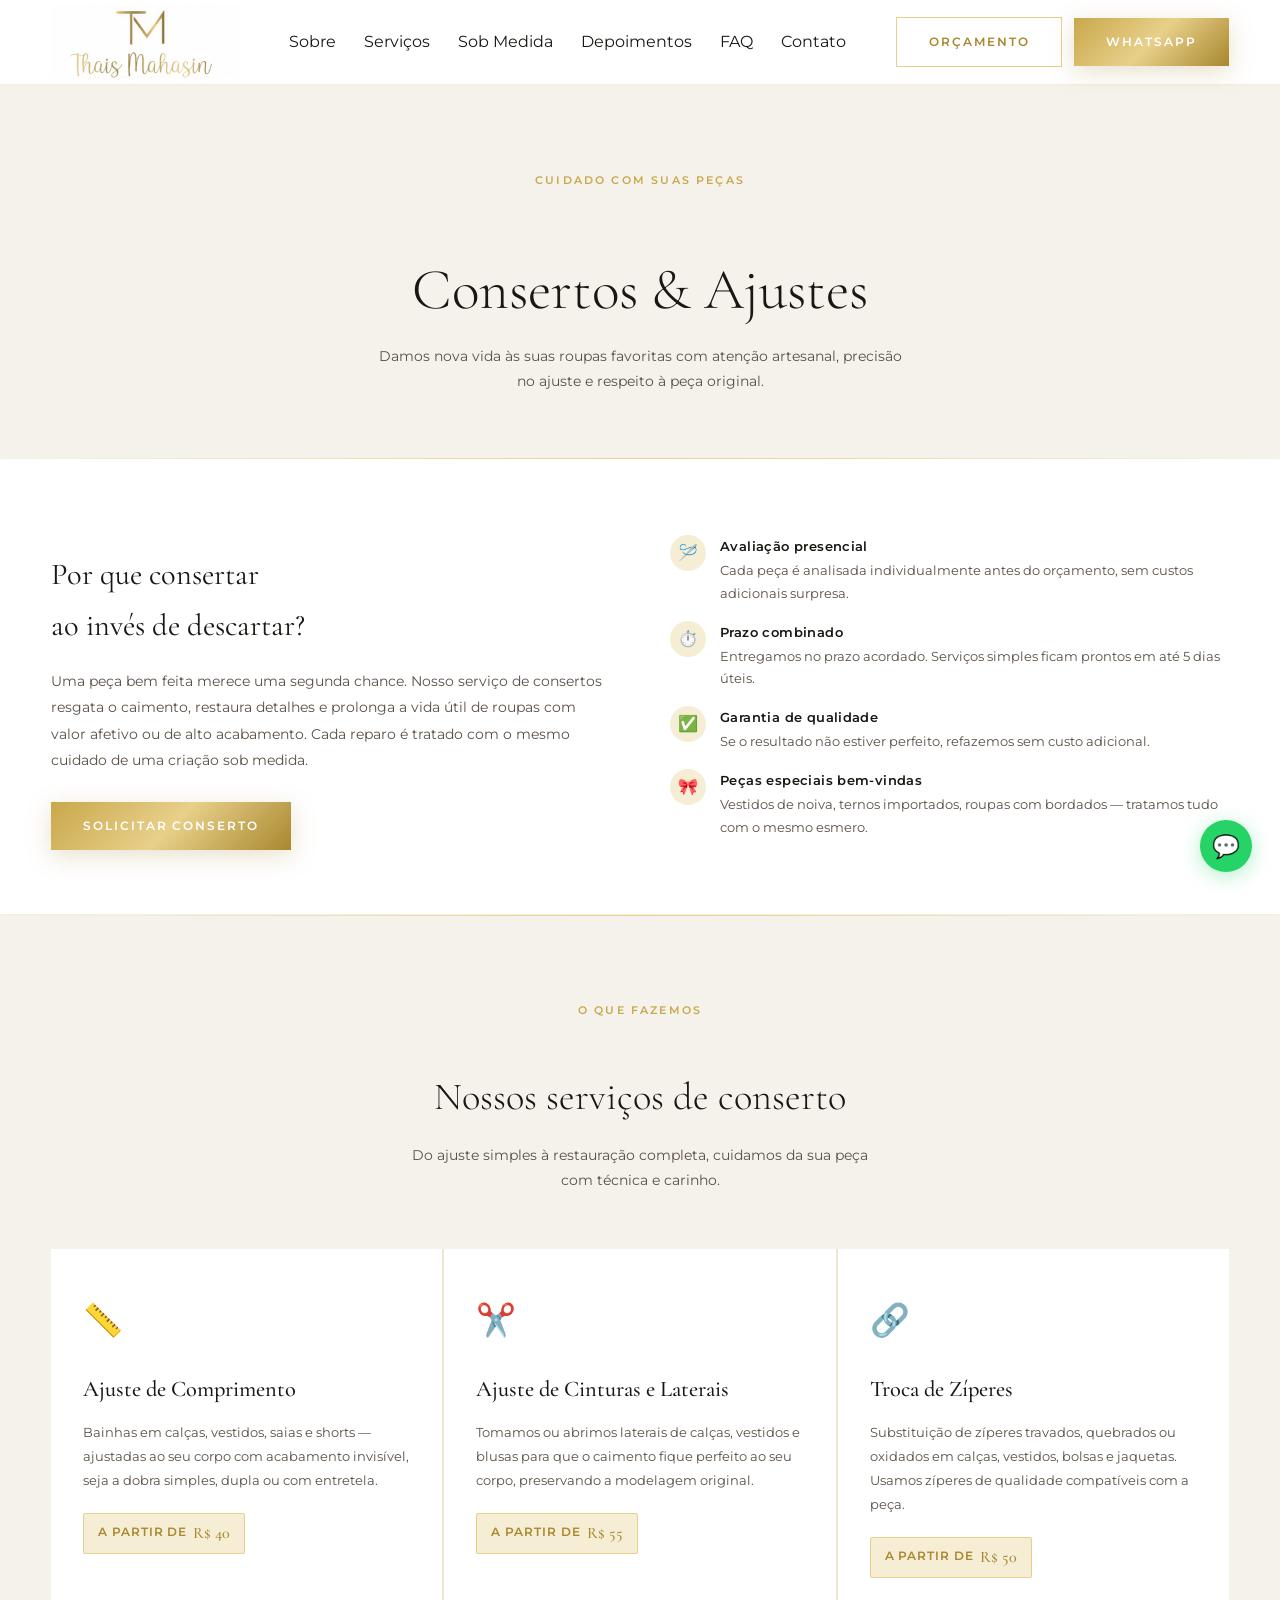
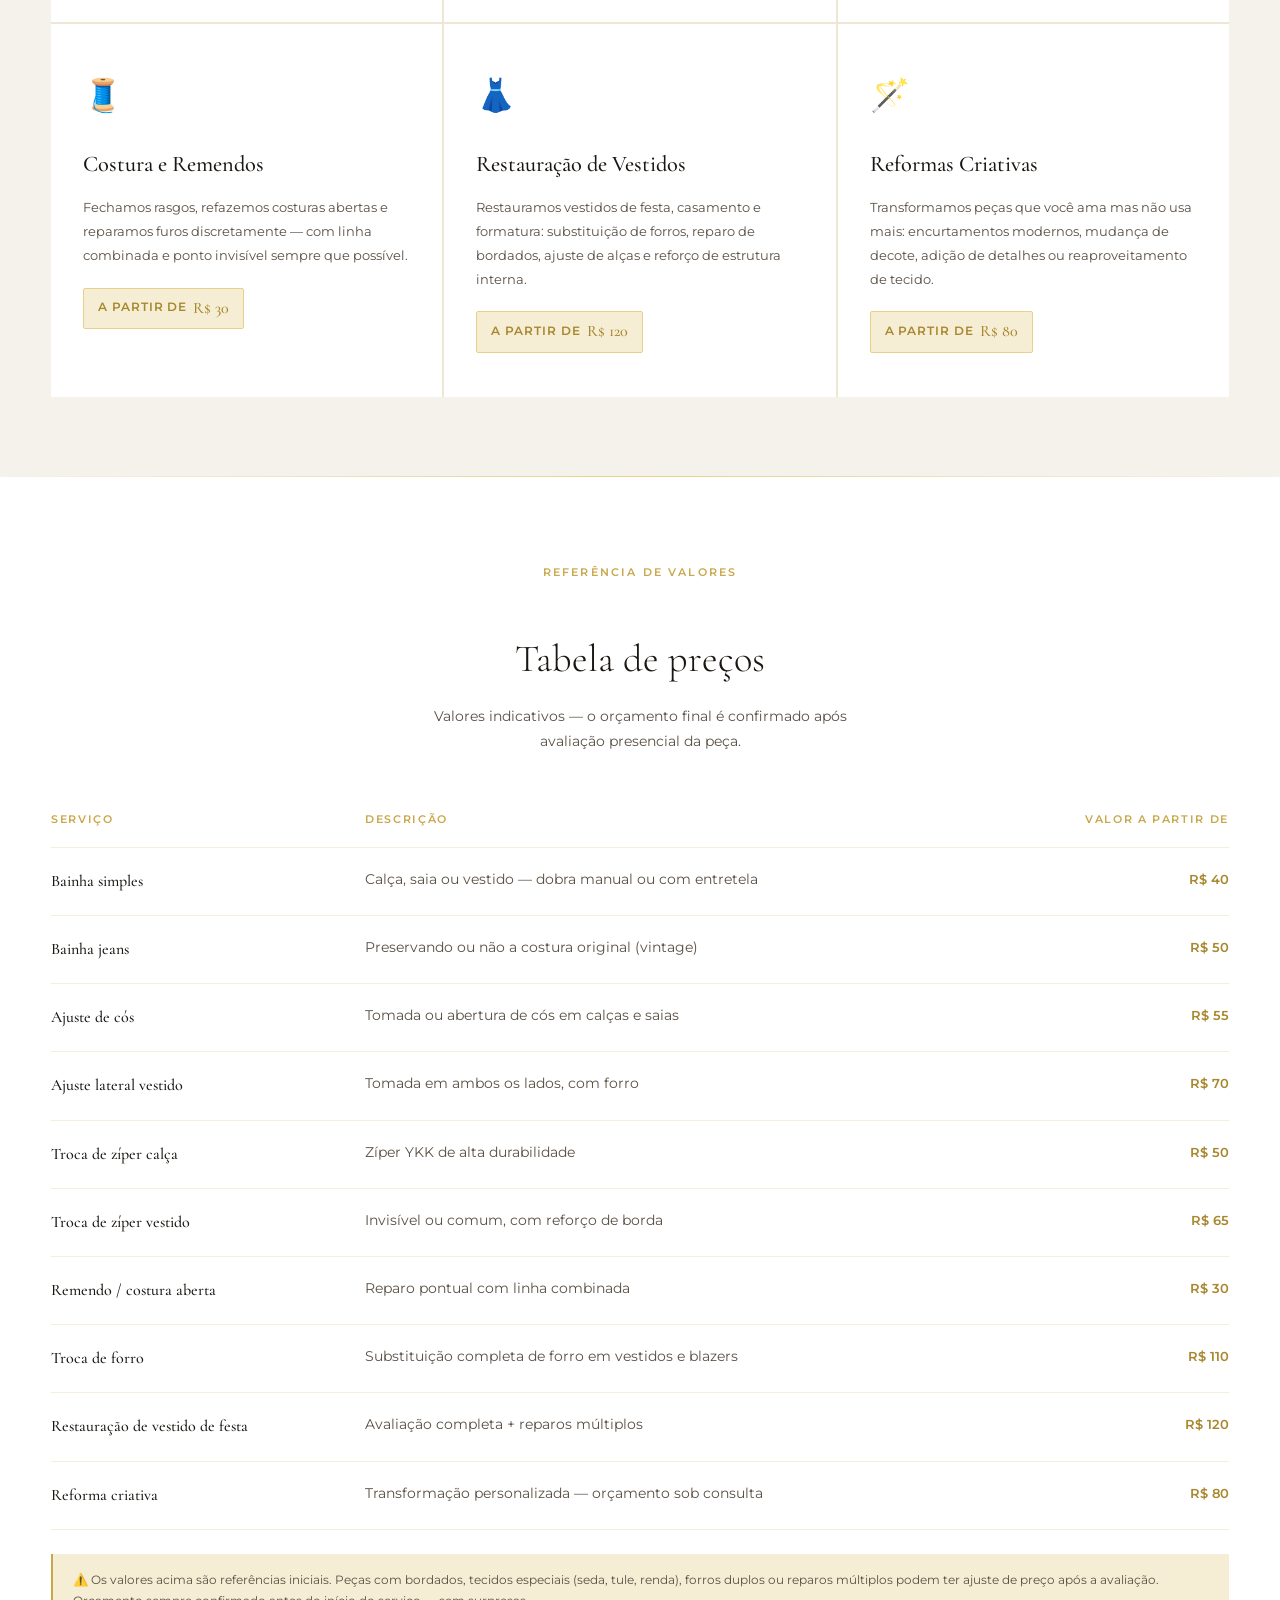
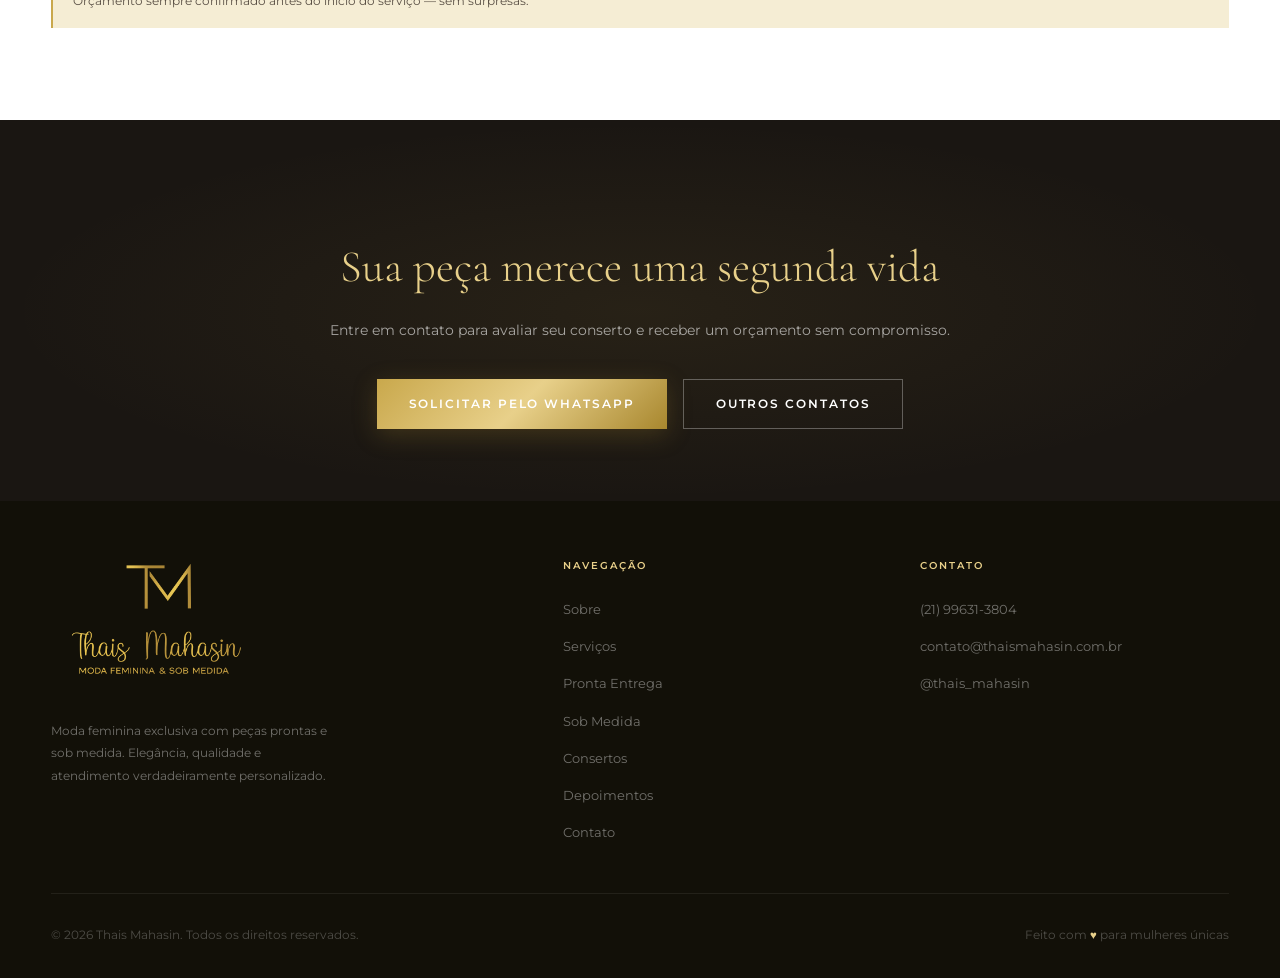
<file: consertos.html>
<!DOCTYPE html>
<html lang="pt-BR">
<head>
  <meta charset="UTF-8" />
  <meta name="viewport" content="width=device-width, initial-scale=1.0" />
  <title>Consertos | Thais Mahasin</title>
  <meta name="description" content="Serviços de conserto, ajuste e restauração de peças da Thais Mahasin. Devolvemos a vida e o caimento às suas roupas favoritas." />
  <link rel="preconnect" href="https://fonts.googleapis.com" />
  <link rel="preconnect" href="https://fonts.gstatic.com" crossorigin />
  <link href="https://fonts.googleapis.com/css2?family=Cormorant+Garamond:wght@300;400;500;600&family=Montserrat:wght@300;400;500;600;700&display=swap" rel="stylesheet" />
  <link rel="stylesheet" href="assets/css/shop.css" />

  <style>
    :root {
      --gold: #C9A84C;
      --gold-light: #E8D08A;
      --gold-dark: #A8872E;
      --gold-pale: #F5EDD4;
      --text: #1A1612;
      --text-muted: #5A5045;
      --cream: #F5F2EC;
      --white: #ffffff;
      --line: rgba(201,168,76,0.2);
      --line-strong: rgba(201,168,76,0.15);
      --shadow-gold: 0 8px 40px rgba(201,168,76,0.18);
    }

    /* ── TOPBAR / NAV ── */
    .topbar {
      position: sticky;
      top: 0;
      left: 0;
      right: 0;
      z-index: 999;
      transition: all 0.4s ease;
    }

    .topbar.scrolled {
      background: rgba(255,255,255,0.96);
      backdrop-filter: blur(20px);
      box-shadow: 0 2px 40px rgba(26,22,18,0.07);
      border-bottom: 1px solid var(--line);
    }

    .nav {
      display: grid;
      grid-template-columns: auto 1fr auto;
      align-items: center;
      height: 80px;
      gap: 24px;
    }

    .nav-logo img,
    .header-logo {
      height: 75px;
      width: auto;
      max-width: 240px;
      object-fit: contain;
    }

    .nav-links {
      display: flex;
      justify-content: center;
      align-items: center;
      gap: 28px;
      list-style: none;
      min-width: 0;
    }

    .nav-links a {
      white-space: nowrap;
      line-height: 1;
      position: relative;
    }

    .nav-links a::after {
      content: '';
      position: absolute;
      bottom: -4px;
      left: 0;
      right: 0;
      height: 1px;
      background: var(--gold);
      transform: scaleX(0);
      transition: transform 0.3s ease;
    }

    .nav-links a:hover { color: var(--gold-dark); }
    .nav-links a:hover::after { transform: scaleX(1); }

    .nav-cta {
      display: flex;
      align-items: center;
      gap: 12px;
    }

    .hamburger {
      display: none;
      flex-direction: column;
      gap: 5px;
      cursor: pointer;
      padding: 4px;
      background: none;
      border: none;
    }

    .hamburger span {
      width: 24px;
      height: 1.5px;
      background: var(--text);
      transition: all 0.3s;
      display: block;
    }

    .mobile-menu {
      display: none;
      position: fixed;
      inset: 0;
      background: rgba(255,255,255,0.98);
      backdrop-filter: blur(20px);
      z-index: 998;
      flex-direction: column;
      align-items: center;
      justify-content: center;
      gap: 32px;
    }

    .mobile-menu.open { display: flex; }

    .mobile-menu a {
      font-size: 1.5rem;
      font-family: 'Cormorant Garamond', serif;
      font-weight: 400;
      color: var(--text);
      letter-spacing: 0.05em;
    }

    .mobile-menu-close {
      position: absolute;
      top: 24px;
      right: 24px;
      background: none;
      border: none;
      font-size: 1.6rem;
      cursor: pointer;
      color: #5A5045;
    }

    @media (max-width: 768px) {
      .nav-links,
      .nav-cta { display: none; }
      .hamburger { display: flex; }
    }

    /* ── PAGE HERO ── */
    .page-hero {
      background: var(--cream);
      padding: 80px 0 64px;
      text-align: center;
      position: relative;
      overflow: hidden;
    }

    .page-hero::before {
      content: '';
      position: absolute;
      bottom: 0; left: 0; right: 0;
      height: 1px;
      background: linear-gradient(to right, transparent, var(--gold-light), transparent);
    }

    .page-hero .eyebrow {
      display: inline-block;
      font-size: 0.68rem;
      font-weight: 600;
      letter-spacing: 0.2em;
      text-transform: uppercase;
      color: var(--gold);
      margin-bottom: 20px;
    }

    .page-hero h1 {
      font-family: 'Cormorant Garamond', serif;
      font-size: clamp(2.4rem, 5vw, 3.6rem);
      font-weight: 300;
      line-height: 1.15;
      color: var(--text);
      margin-bottom: 20px;
    }

    .page-hero p {
      max-width: 540px;
      margin: 0 auto;
      font-size: 0.9rem;
      color: var(--text-muted);
      line-height: 1.8;
    }

    /* ── INTRO STRIP ── */
    .intro-strip {
      background: var(--white);
      padding: 64px 0;
      border-bottom: 1px solid var(--line);
    }

    .intro-inner {
      display: grid;
      grid-template-columns: 1fr 1fr;
      gap: 60px;
      align-items: center;
    }

    .intro-text h2 {
      font-family: 'Cormorant Garamond', serif;
      font-size: 1.9rem;
      font-weight: 400;
      margin-bottom: 16px;
      color: var(--text);
    }

    .intro-text p {
      font-size: 0.87rem;
      color: var(--text-muted);
      line-height: 1.9;
      margin-bottom: 28px;
    }

    .intro-highlights {
      display: flex;
      flex-direction: column;
      gap: 16px;
    }

    .highlight-item {
      display: flex;
      align-items: flex-start;
      gap: 14px;
    }

    .highlight-icon {
      width: 36px;
      height: 36px;
      flex-shrink: 0;
      background: var(--gold-pale);
      border-radius: 50%;
      display: flex;
      align-items: center;
      justify-content: center;
      font-size: 1rem;
    }

    .highlight-item p {
      font-size: 0.83rem;
      color: var(--text-muted);
      line-height: 1.7;
      margin: 0;
    }

    .highlight-item strong {
      display: block;
      font-size: 0.82rem;
      font-weight: 600;
      color: var(--text);
      margin-bottom: 2px;
      letter-spacing: 0.03em;
    }

    @media (max-width: 768px) {
      .intro-inner { grid-template-columns: 1fr; gap: 36px; }
    }

    /* ── SERVICES GRID ── */
    .consertos-section {
      background: var(--cream);
      padding: 80px 0;
      position: relative;
    }

    .consertos-section::before,
    .consertos-section::after {
      content: '';
      position: absolute;
      left: 0; right: 0;
      height: 1px;
      background: linear-gradient(to right, transparent, var(--gold-light), transparent);
    }

    .consertos-section::before { top: 0; }
    .consertos-section::after  { bottom: 0; }

    .section-head {
      text-align: center;
      margin-bottom: 56px;
    }

    .section-head .eyebrow {
      display: inline-block;
      font-size: 0.68rem;
      font-weight: 600;
      letter-spacing: 0.2em;
      text-transform: uppercase;
      color: var(--gold);
      margin-bottom: 14px;
    }

    .section-head h2 {
      font-family: 'Cormorant Garamond', serif;
      font-size: clamp(1.8rem, 3vw, 2.6rem);
      font-weight: 300;
      color: var(--text);
      margin-bottom: 12px;
    }

    .section-head p {
      font-size: 0.87rem;
      color: var(--text-muted);
      max-width: 480px;
      margin: 0 auto;
      line-height: 1.8;
    }

    .consertos-grid {
      display: grid;
      grid-template-columns: repeat(3, 1fr);
      gap: 2px;
      background: var(--line-strong);
    }

    .conserto-card {
      background: var(--white);
      padding: 44px 32px;
      position: relative;
      overflow: hidden;
      transition: all 0.4s ease;
    }

    .conserto-card::before {
      content: '';
      position: absolute;
      bottom: 0; left: 0;
      width: 100%; height: 2px;
      background: linear-gradient(to right, var(--gold-dark), var(--gold-light));
      transform: scaleX(0);
      transform-origin: left;
      transition: transform 0.4s ease;
    }

    .conserto-card:hover::before { transform: scaleX(1); }

    .conserto-card:hover {
      transform: translateY(-4px);
      box-shadow: var(--shadow-gold);
      z-index: 1;
    }

    .conserto-icon {
      font-size: 2rem;
      margin-bottom: 16px;
    }

    .conserto-card h3 {
      font-family: 'Cormorant Garamond', serif;
      font-size: 1.4rem;
      font-weight: 500;
      margin-bottom: 10px;
      color: var(--text);
    }

    .conserto-card p {
      font-size: 0.83rem;
      color: var(--text-muted);
      line-height: 1.8;
      margin-bottom: 20px;
    }

    .price-badge {
      display: inline-flex;
      align-items: center;
      gap: 6px;
      background: var(--gold-pale);
      border: 1px solid var(--gold-light);
      border-radius: 2px;
      padding: 6px 14px;
      font-size: 0.72rem;
      font-weight: 600;
      letter-spacing: 0.08em;
      text-transform: uppercase;
      color: var(--gold-dark);
    }

    .price-badge span {
      font-family: 'Cormorant Garamond', serif;
      font-size: 1rem;
      font-weight: 500;
      letter-spacing: 0;
      text-transform: none;
    }

    @media (max-width: 900px) {
      .consertos-grid { grid-template-columns: repeat(2, 1fr); }
    }

    @media (max-width: 560px) {
      .consertos-grid { grid-template-columns: 1fr; }
    }

    /* ── PRICING TABLE ── */
    .pricing-section {
      background: var(--white);
      padding: 80px 0;
    }

    .pricing-table {
      width: 100%;
      border-collapse: collapse;
      margin-top: 8px;
    }

    .pricing-table thead th {
      font-size: 0.68rem;
      font-weight: 600;
      letter-spacing: 0.15em;
      text-transform: uppercase;
      color: var(--gold);
      padding: 0 0 18px;
      text-align: left;
      border-bottom: 1px solid var(--line);
    }

    .pricing-table thead th:last-child { text-align: right; }

    .pricing-table tbody tr {
      border-bottom: 1px solid var(--line);
      transition: background 0.2s;
    }

    .pricing-table tbody tr:hover { background: var(--gold-pale); }

    .pricing-table tbody td {
      padding: 20px 0;
      font-size: 0.87rem;
      color: var(--text-muted);
      vertical-align: top;
    }

    .pricing-table tbody td:first-child {
      font-weight: 500;
      color: var(--text);
      font-family: 'Cormorant Garamond', serif;
      font-size: 1rem;
    }

    .pricing-table tbody td:last-child {
      text-align: right;
      white-space: nowrap;
      font-size: 0.83rem;
      color: var(--gold-dark);
      font-weight: 600;
    }

    .table-note {
      font-size: 0.77rem;
      color: var(--text-muted);
      margin-top: 24px;
      padding: 16px 20px;
      background: var(--gold-pale);
      border-left: 2px solid var(--gold);
      line-height: 1.7;
    }

    /* ── CTA BANNER ── */
    .cta-banner {
      background: var(--text);
      padding: 72px 0;
      text-align: center;
      position: relative;
      overflow: hidden;
    }

    .cta-banner::before {
      content: '';
      position: absolute;
      inset: 0;
      background: radial-gradient(ellipse at center, rgba(201,168,76,0.08) 0%, transparent 70%);
    }

    .cta-banner h2 {
      font-family: 'Cormorant Garamond', serif;
      font-size: clamp(1.8rem, 3.5vw, 2.8rem);
      font-weight: 300;
      color: var(--gold-light);
      margin-bottom: 14px;
      position: relative;
    }

    .cta-banner p {
      font-size: 0.87rem;
      color: rgba(255,255,255,0.6);
      margin-bottom: 36px;
      position: relative;
    }

    .cta-banner .btn-group {
      display: flex;
      gap: 16px;
      justify-content: center;
      flex-wrap: wrap;
      position: relative;
    }

    /* ── FLOATING WA ── */
    .floating-wa {
      position: fixed;
      bottom: 28px;
      right: 28px;
      z-index: 900;
    }

    .floating-wa a {
      display: flex;
      align-items: center;
      justify-content: center;
      width: 52px;
      height: 52px;
      background: #25D366;
      border-radius: 50%;
      font-size: 1.4rem;
      box-shadow: 0 4px 20px rgba(37,211,102,0.35);
      text-decoration: none;
      transition: transform 0.2s;
    }

    .floating-wa a:hover { transform: scale(1.08); }
  </style>
</head>
<body>

<!-- ── MOBILE MENU ── -->
<nav class="mobile-menu" id="mobileMenu" aria-label="Menu mobile">
  <button class="mobile-menu-close" onclick="closeMobileMenu()">✕</button>
  <a href="index.html#sobre" onclick="closeMobileMenu()">Sobre</a>
  <a href="index.html#servicos" onclick="closeMobileMenu()">Serviços</a>
  <a href="index.html#sob-medida" onclick="closeMobileMenu()">Sob Medida</a>
  <a href="index.html#depoimentos" onclick="closeMobileMenu()">Depoimentos</a>
  <a href="index.html#faq" onclick="closeMobileMenu()">FAQ</a>
  <a href="index.html#contato" onclick="closeMobileMenu()">Contato</a>
  <a class="btn btn-wa" href="#" data-wa-link target="_blank" rel="noopener">
    <span>Fale Conosco</span>
  </a>
</nav>

<!-- ── HEADER ── -->
<header class="topbar" id="topbar">
  <div class="container">
    <nav class="nav">
      <a href="index.html" class="nav-logo">
        <img src="assets/img/logo/logo.png" alt="Thais Mahasin" class="header-logo" />
      </a>

      <ul class="nav-links">
        <li><a href="index.html#sobre">Sobre</a></li>
        <li><a href="index.html#servicos">Serviços</a></li>
        <li><a href="index.html#sob-medida">Sob Medida</a></li>
        <li><a href="index.html#depoimentos">Depoimentos</a></li>
        <li><a href="index.html#faq">FAQ</a></li>
        <li><a href="index.html#contato">Contato</a></li>
      </ul>

      <div class="nav-cta">
        <a class="btn btn-outline" href="index.html#contato">
          <span>Orçamento</span>
        </a>
        <a class="btn btn-gold" href="#" data-wa-link data-wa-text="Olá! Gostaria de atendimento." target="_blank" rel="noopener">
          <span>WhatsApp</span>
        </a>
      </div>

      <button class="hamburger" onclick="openMobileMenu()" aria-label="Abrir menu">
        <span></span><span></span><span></span>
      </button>
    </nav>
  </div>
</header>

<main>

  <!-- ── PAGE HERO ── -->
  <section class="page-hero">
    <div class="container">
      <span class="eyebrow">Cuidado com suas peças</span>
      <h1>Consertos &amp; Ajustes</h1>
      <p>Damos nova vida às suas roupas favoritas com atenção artesanal, precisão no ajuste e respeito à peça original.</p>
    </div>
  </section>

  <!-- ── INTRO ── -->
  <section class="intro-strip">
    <div class="container">
      <div class="intro-inner">
        <div class="intro-text">
          <h2>Por que consertar<br/>ao invés de descartar?</h2>
          <p>Uma peça bem feita merece uma segunda chance. Nosso serviço de consertos resgata o caimento, restaura detalhes e prolonga a vida útil de roupas com valor afetivo ou de alto acabamento. Cada reparo é tratado com o mesmo cuidado de uma criação sob medida.</p>
          <a class="btn btn-gold" href="#" data-wa-link data-wa-text="Olá! Gostaria de solicitar um conserto." target="_blank" rel="noopener">
            <span>Solicitar Conserto</span>
          </a>
        </div>

        <div class="intro-highlights">
          <div class="highlight-item">
            <div class="highlight-icon">🪡</div>
            <div>
              <strong>Avaliação presencial</strong>
              <p>Cada peça é analisada individualmente antes do orçamento, sem custos adicionais surpresa.</p>
            </div>
          </div>
          <div class="highlight-item">
            <div class="highlight-icon">⏱️</div>
            <div>
              <strong>Prazo combinado</strong>
              <p>Entregamos no prazo acordado. Serviços simples ficam prontos em até 5 dias úteis.</p>
            </div>
          </div>
          <div class="highlight-item">
            <div class="highlight-icon">✅</div>
            <div>
              <strong>Garantia de qualidade</strong>
              <p>Se o resultado não estiver perfeito, refazemos sem custo adicional.</p>
            </div>
          </div>
          <div class="highlight-item">
            <div class="highlight-icon">🎀</div>
            <div>
              <strong>Peças especiais bem-vindas</strong>
              <p>Vestidos de noiva, ternos importados, roupas com bordados — tratamos tudo com o mesmo esmero.</p>
            </div>
          </div>
        </div>
      </div>
    </div>
  </section>

  <!-- ── SERVICES CARDS ── -->
  <section class="consertos-section">
    <div class="container">
      <div class="section-head">
        <span class="eyebrow">O que fazemos</span>
        <h2>Nossos serviços de conserto</h2>
        <p>Do ajuste simples à restauração completa, cuidamos da sua peça com técnica e carinho.</p>
      </div>

      <div class="consertos-grid">

        <div class="conserto-card">
          <div class="conserto-icon">📏</div>
          <h3>Ajuste de Comprimento</h3>
          <p>Bainhas em calças, vestidos, saias e shorts — ajustadas ao seu corpo com acabamento invisível, seja a dobra simples, dupla ou com entretela.</p>
          <div class="price-badge">A partir de <span>R$ 40</span></div>
        </div>

        <div class="conserto-card">
          <div class="conserto-icon">✂️</div>
          <h3>Ajuste de Cinturas e Laterais</h3>
          <p>Tomamos ou abrimos laterais de calças, vestidos e blusas para que o caimento fique perfeito ao seu corpo, preservando a modelagem original.</p>
          <div class="price-badge">A partir de <span>R$ 55</span></div>
        </div>

        <div class="conserto-card">
          <div class="conserto-icon">🔗</div>
          <h3>Troca de Zíperes</h3>
          <p>Substituição de zíperes travados, quebrados ou oxidados em calças, vestidos, bolsas e jaquetas. Usamos zíperes de qualidade compatíveis com a peça.</p>
          <div class="price-badge">A partir de <span>R$ 50</span></div>
        </div>

        <div class="conserto-card">
          <div class="conserto-icon">🧵</div>
          <h3>Costura e Remendos</h3>
          <p>Fechamos rasgos, refazemos costuras abertas e reparamos furos discretamente — com linha combinada e ponto invisível sempre que possível.</p>
          <div class="price-badge">A partir de <span>R$ 30</span></div>
        </div>

        <div class="conserto-card">
          <div class="conserto-icon">👗</div>
          <h3>Restauração de Vestidos</h3>
          <p>Restauramos vestidos de festa, casamento e formatura: substituição de forros, reparo de bordados, ajuste de alças e reforço de estrutura interna.</p>
          <div class="price-badge">A partir de <span>R$ 120</span></div>
        </div>

        <div class="conserto-card">
          <div class="conserto-icon">🪄</div>
          <h3>Reformas Criativas</h3>
          <p>Transformamos peças que você ama mas não usa mais: encurtamentos modernos, mudança de decote, adição de detalhes ou reaproveitamento de tecido.</p>
          <div class="price-badge">A partir de <span>R$ 80</span></div>
        </div>

      </div>
    </div>
  </section>

  <!-- ── PRICING TABLE ── -->
  <section class="pricing-section">
    <div class="container">
      <div class="section-head">
        <span class="eyebrow">Referência de valores</span>
        <h2>Tabela de preços</h2>
        <p>Valores indicativos — o orçamento final é confirmado após avaliação presencial da peça.</p>
      </div>

      <table class="pricing-table">
        <thead>
          <tr>
            <th>Serviço</th>
            <th>Descrição</th>
            <th>Valor a partir de</th>
          </tr>
        </thead>
        <tbody>
          <tr>
            <td>Bainha simples</td>
            <td>Calça, saia ou vestido — dobra manual ou com entretela</td>
            <td>R$ 40</td>
          </tr>
          <tr>
            <td>Bainha jeans</td>
            <td>Preservando ou não a costura original (vintage)</td>
            <td>R$ 50</td>
          </tr>
          <tr>
            <td>Ajuste de cós</td>
            <td>Tomada ou abertura de cós em calças e saias</td>
            <td>R$ 55</td>
          </tr>
          <tr>
            <td>Ajuste lateral vestido</td>
            <td>Tomada em ambos os lados, com forro</td>
            <td>R$ 70</td>
          </tr>
          <tr>
            <td>Troca de zíper calça</td>
            <td>Zíper YKK de alta durabilidade</td>
            <td>R$ 50</td>
          </tr>
          <tr>
            <td>Troca de zíper vestido</td>
            <td>Invisível ou comum, com reforço de borda</td>
            <td>R$ 65</td>
          </tr>
          <tr>
            <td>Remendo / costura aberta</td>
            <td>Reparo pontual com linha combinada</td>
            <td>R$ 30</td>
          </tr>
          <tr>
            <td>Troca de forro</td>
            <td>Substituição completa de forro em vestidos e blazers</td>
            <td>R$ 110</td>
          </tr>
          <tr>
            <td>Restauração de vestido de festa</td>
            <td>Avaliação completa + reparos múltiplos</td>
            <td>R$ 120</td>
          </tr>
          <tr>
            <td>Reforma criativa</td>
            <td>Transformação personalizada — orçamento sob consulta</td>
            <td>R$ 80</td>
          </tr>
        </tbody>
      </table>

      <p class="table-note">
        ⚠️ Os valores acima são referências iniciais. Peças com bordados, tecidos especiais (seda, tule, renda), forros duplos ou reparos múltiplos podem ter ajuste de preço após a avaliação. Orçamento sempre confirmado antes do início do serviço — sem surpresas.
      </p>
    </div>
  </section>

  <!-- ── CTA ── -->
  <section class="cta-banner">
    <div class="container">
      <h2>Sua peça merece uma segunda vida</h2>
      <p>Entre em contato para avaliar seu conserto e receber um orçamento sem compromisso.</p>
      <div class="btn-group">
        <a class="btn btn-gold" href="#" data-wa-link data-wa-text="Olá! Gostaria de solicitar um conserto e receber um orçamento." target="_blank" rel="noopener">
          <span>Solicitar pelo WhatsApp</span>
        </a>
        <a class="btn btn-outline" href="index.html#contato" style="color:#fff; border-color:rgba(255,255,255,0.3);">
          <span>Outros contatos</span>
        </a>
      </div>
    </div>
  </section>

</main>

<div class="floating-wa">
  <a href="#" data-wa-link data-wa-text="Olá! Quero solicitar um conserto." target="_blank" rel="noopener" aria-label="WhatsApp">💬</a>
</div>

<!-- ── FOOTER ── -->
<footer class="footer">
  <div class="container">
    <div class="footer-grid">
      <div class="footer-brand">
        <img src="assets/img/logo/logo_footer.png" alt="Thais Mahasin" class="footer-logo" />
        <p>Moda feminina exclusiva com peças prontas e sob medida. Elegância, qualidade e atendimento verdadeiramente personalizado.</p>
      </div>

      <div class="footer-col">
        <h4>Navegação</h4>
        <ul>
          <li><a href="index.html#sobre">Sobre</a></li>
          <li><a href="index.html#servicos">Serviços</a></li>
          <li><a href="pronta-entrega.html">Pronta Entrega</a></li>
          <li><a href="index.html#sob-medida">Sob Medida</a></li>
          <li><a href="consertos.html">Consertos</a></li>
          <li><a href="index.html#depoimentos">Depoimentos</a></li>
          <li><a href="index.html#contato">Contato</a></li>
        </ul>
      </div>

      <div class="footer-col">
        <h4>Contato</h4>
        <ul>
          <li><a href="#" data-wa-link data-wa-display target="_blank">(21) 99631-3804</a></li>
          <li><a href="#" data-email-link data-email-display>contato@thaismahasin.com.br</a></li>
          <li><a href="#" data-instagram-link data-instagram-display target="_blank">@thais_mahasin</a></li>
        </ul>
      </div>
    </div>

    <div class="footer-bottom">
      <p>© 2026 Thais Mahasin. Todos os direitos reservados.</p>
      <p>Feito com <span style="color:var(--gold-light)">♥</span> para mulheres únicas</p>
    </div>
  </div>
</footer>

<script>
  // ── Topbar scroll effect
  const topbar = document.getElementById('topbar');
  window.addEventListener('scroll', () => {
    topbar.classList.toggle('scrolled', window.scrollY > 40);
  });

  // ── Mobile menu
  function openMobileMenu() {
    document.getElementById('mobileMenu').classList.add('open');
    document.body.style.overflow = 'hidden';
  }
  function closeMobileMenu() {
    document.getElementById('mobileMenu').classList.remove('open');
    document.body.style.overflow = '';
  }

  // ── WhatsApp / Email / Instagram links (same pattern as sister pages)
  (function () {
    const PHONE = '5521996313804';
    const EMAIL = 'contato@thaismahasin.com.br';
    const INSTAGRAM = 'https://instagram.com/thais_mahasin';

    document.querySelectorAll('[data-wa-link]').forEach(el => {
      const text = el.dataset.waText || 'Olá!';
      el.href = `https://wa.me/${PHONE}?text=${encodeURIComponent(text)}`;
      if (el.hasAttribute('data-wa-display')) el.textContent = `(21) 99631-3804`;
    });

    document.querySelectorAll('[data-email-link]').forEach(el => {
      el.href = `mailto:${EMAIL}`;
      if (el.hasAttribute('data-email-display')) el.textContent = EMAIL;
    });

    document.querySelectorAll('[data-instagram-link]').forEach(el => {
      el.href = INSTAGRAM;
      if (el.hasAttribute('data-instagram-display')) el.textContent = '@thais_mahasin';
    });
  })();
</script>

</body>
</html>
</file>
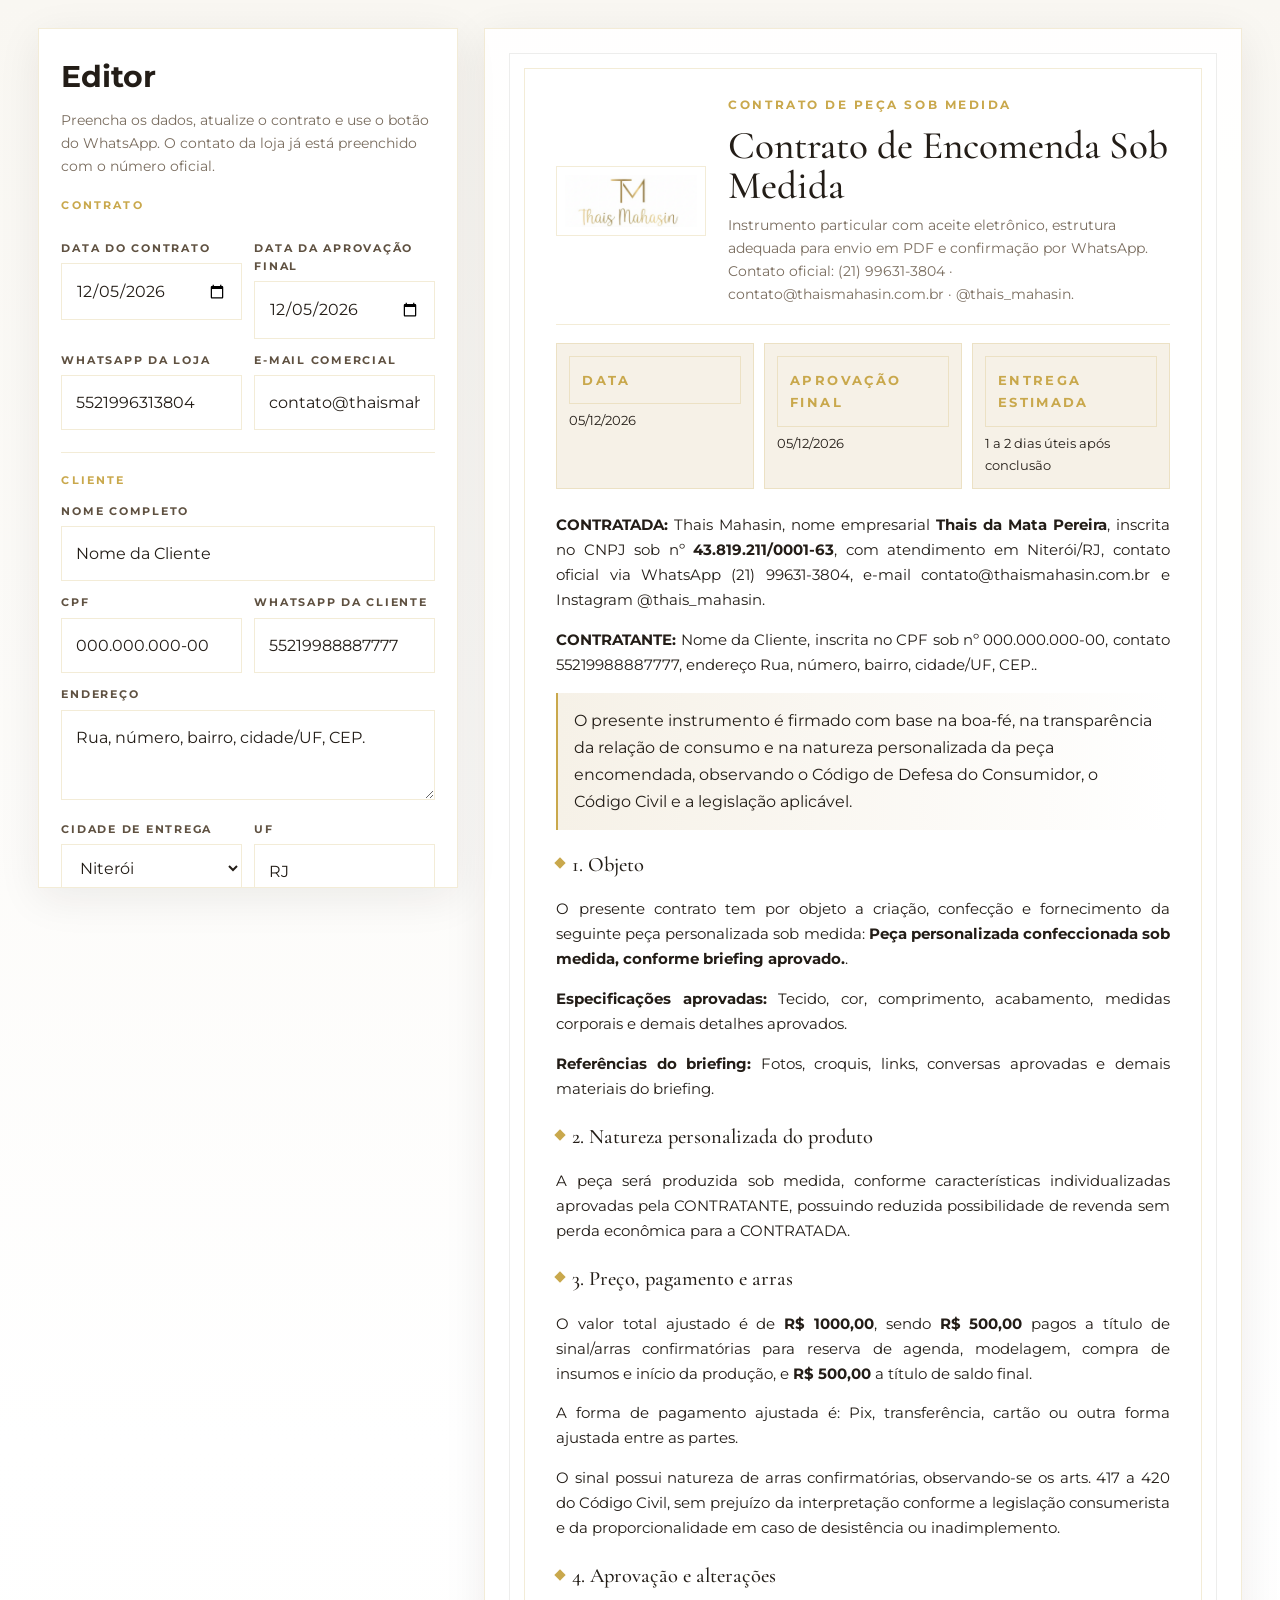
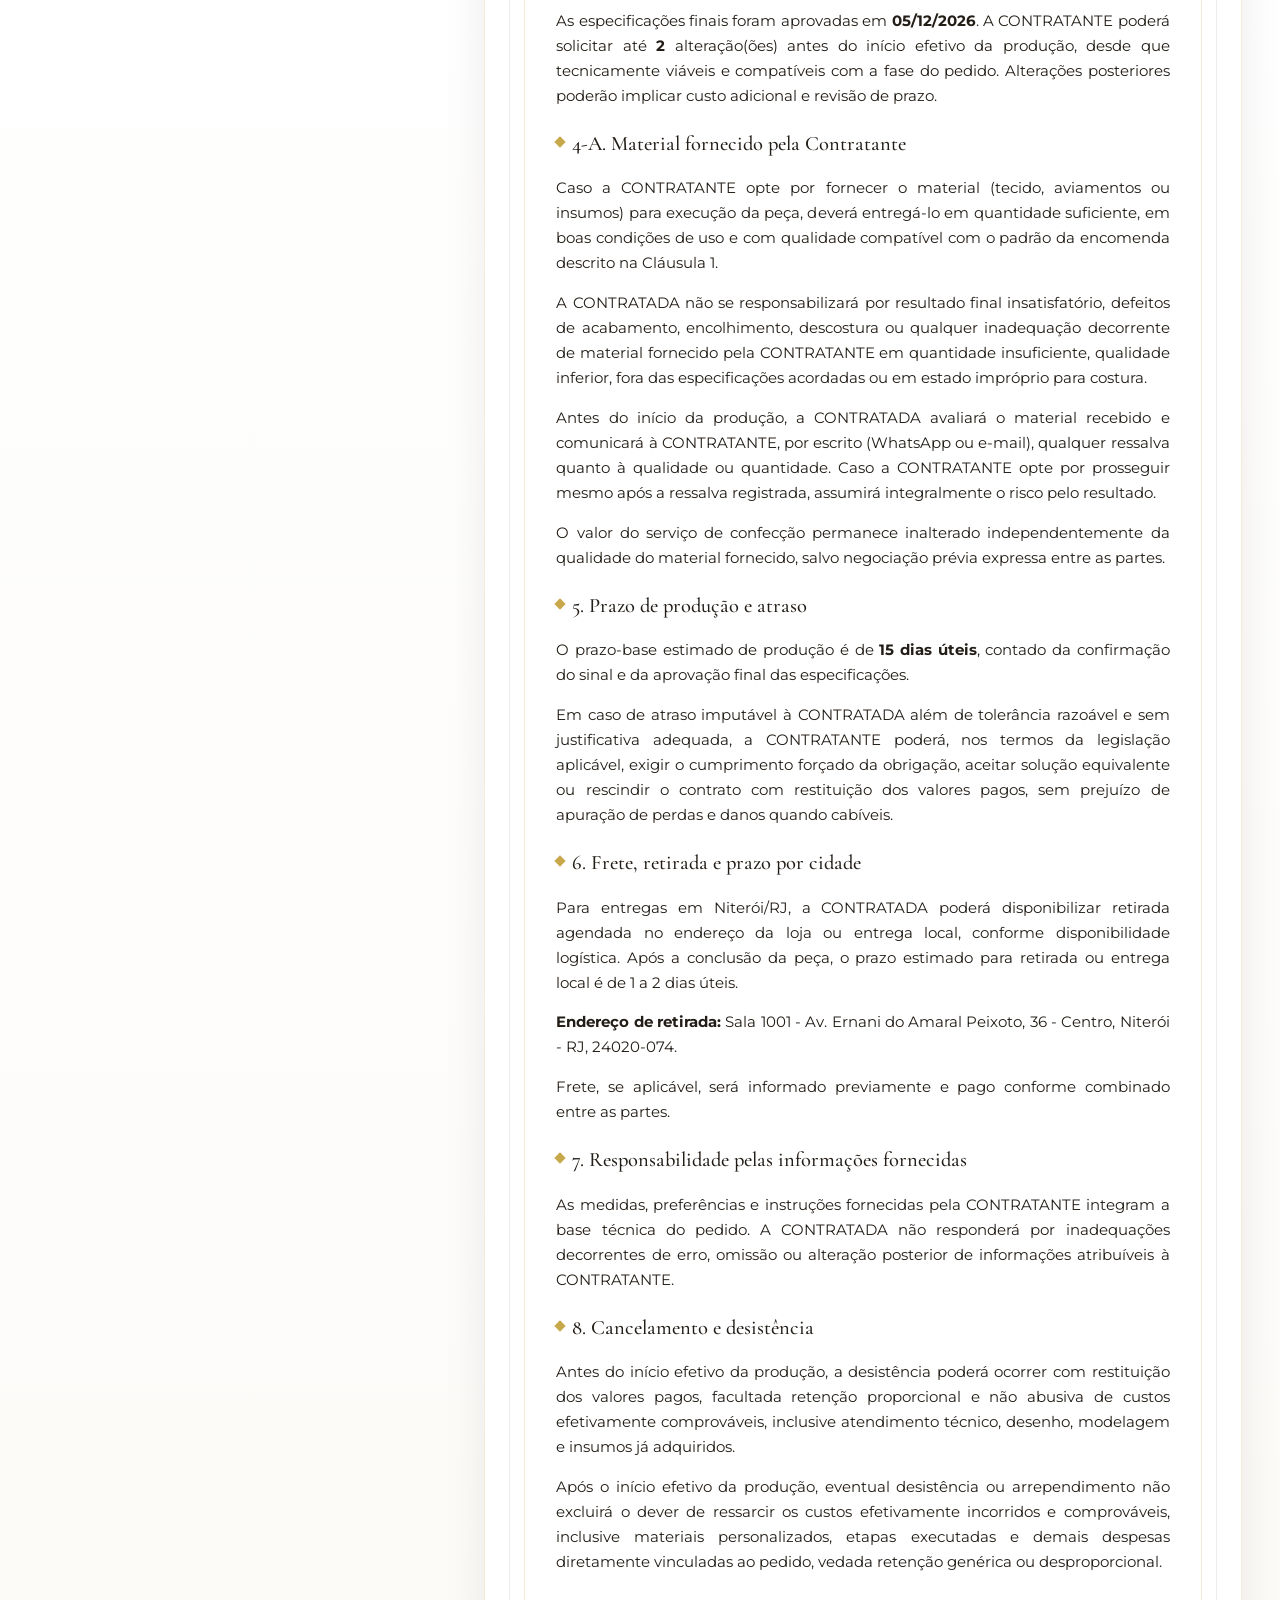
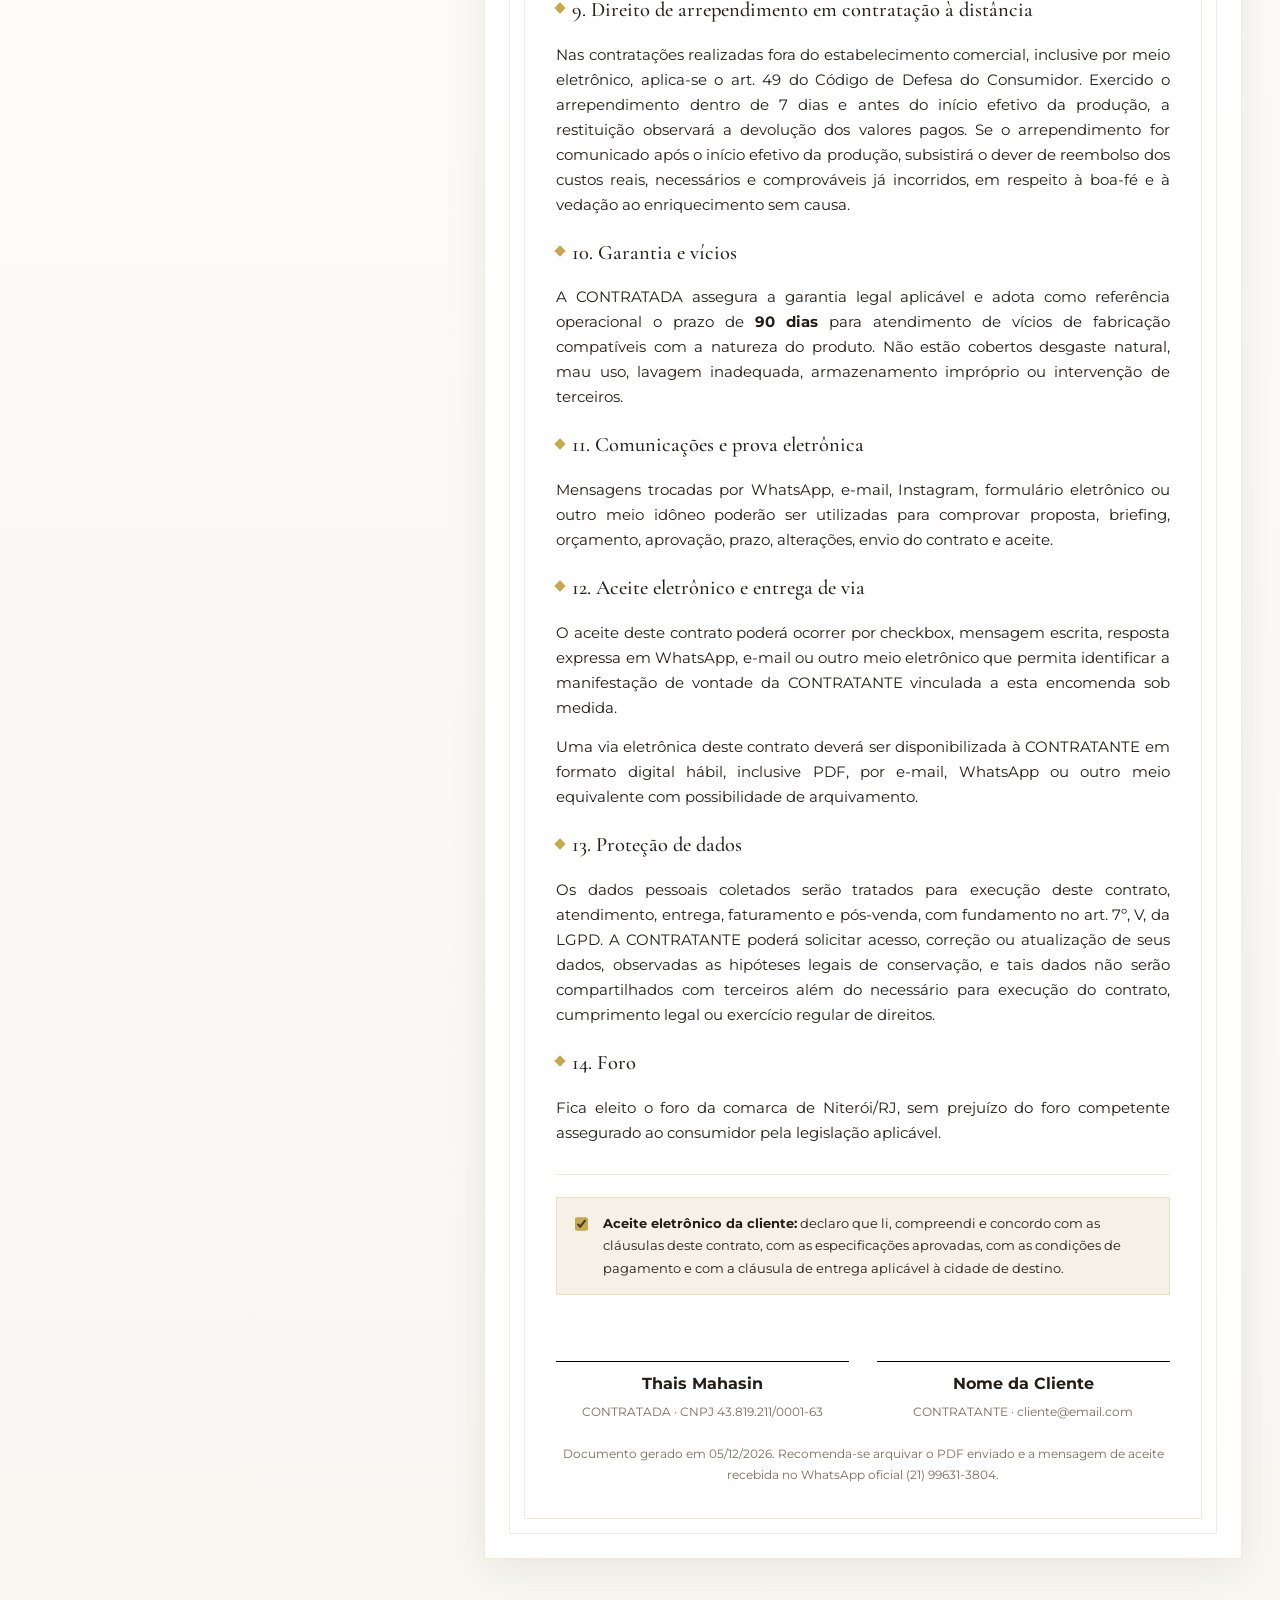
<file: contract.html>
<!DOCTYPE html>
<html lang="pt-BR">
<head>
  <meta charset="UTF-8" />
  <meta name="viewport" content="width=device-width, initial-scale=1.0" />
  <title>Contrato | Thais Mahasin</title>
  <link rel="preconnect" href="https://fonts.googleapis.com" />
  <link rel="preconnect" href="https://fonts.gstatic.com" crossorigin />
  <link href="https://fonts.googleapis.com/css2?family=Cormorant+Garamond:wght@400;500;600&family=Montserrat:wght@300;400;500;600;700&display=swap" rel="stylesheet" />
  <style>
    :root {
      --bg: #faf8f4;
      --card: #ffffff;
      --text: #231d17;
      --muted: #7a6d5f;
      --gold: #c9a84c;
      --gold-2: #e4cc86;
      --line: rgba(201,168,76,.22);
      --soft: #f6f1e7;
      --shadow: 0 10px 40px rgba(35,29,23,.08);
      --ok: #128c7e;
    }
    * { box-sizing: border-box; }
    body {
      margin: 0;
      font-family: 'Montserrat', sans-serif;
      color: var(--text);
      background: linear-gradient(180deg, #f9f7f2 0%, #fff 30%, #f9f7f2 100%);
      line-height: 1.7;
    }
    .container { width: min(94%, 1380px); margin: 0 auto; }
    .hero {
      padding: 36px 0 22px;
      border-bottom: 1px solid var(--line);
      background: radial-gradient(circle at top right, rgba(201,168,76,.08), transparent 30%), var(--bg);
    }
    .hero-grid { display: grid; grid-template-columns: 360px 1fr; gap: 28px; align-items: center; }
    .brand, .panel, .preview { background: rgba(255,255,255,.94); border: 1px solid var(--line); box-shadow: var(--shadow); }
    .brand { padding: 24px; }
    .brand-top { display: flex; gap: 18px; align-items: center; }
    .brand-logo { width: 120px; border: 1px solid var(--line); padding: 8px; background: #fff; }
    .brand h1, .title, .contract-title, .clause-title { font-family: 'Cormorant Garamond', serif; font-weight: 500; }
    .brand h1 { margin: 0 0 4px; font-size: 2rem; }
    .eyebrow {
      font-size: .72rem; text-transform: uppercase; letter-spacing: .22em; color: var(--gold); font-weight: 700; margin-bottom: 10px;
    }
    .hero-copy .title { font-size: clamp(2.1rem, 4vw, 3.2rem); margin: 0 0 8px; line-height: 1.05; }
    .hero-copy p { margin: 0; color: var(--muted); max-width: 720px; }
    .meta { margin-top: 18px; display: grid; grid-template-columns: 1fr 1fr; gap: 12px; }
    .meta div { padding: 12px; background: var(--soft); border: 1px solid var(--line); font-size: .82rem; }
    .workspace { padding: 28px 0 54px; }
    .grid { display: grid; grid-template-columns: 420px 1fr; gap: 26px; align-items: start; }
    .panel { padding: 22px; position: sticky; top: 20px; max-height: calc(100vh - 40px); overflow: auto; }
    .panel-title { margin: 0 0 6px; font-size: 1.9rem; }
    .panel-sub { margin: 0 0 18px; color: var(--muted); font-size: .85rem; }
    .section { margin-top: 22px; padding-top: 18px; border-top: 1px solid var(--line); }
    .section:first-of-type { margin-top: 0; padding-top: 0; border-top: 0; }
    .section-name { font-size: .68rem; text-transform: uppercase; letter-spacing: .2em; color: var(--gold); font-weight: 700; margin-bottom: 12px; }
    label { display: block; font-size: .68rem; text-transform: uppercase; letter-spacing: .16em; font-weight: 700; color: #5f5141; margin: 12px 0 6px; }
    input, textarea, select {
      width: 100%; border: 1px solid var(--line); background: #fff; padding: 13px 14px; font: inherit; color: var(--text);
    }
    textarea { min-height: 90px; resize: vertical; }
    input:focus, textarea:focus, select:focus { outline: 2px solid rgba(201,168,76,.14); border-color: var(--gold); }
    .two { display: grid; grid-template-columns: 1fr 1fr; gap: 12px; }
    .actions { display: flex; flex-wrap: wrap; gap: 10px; margin-top: 18px; }
    button {
      border: 0; cursor: pointer; padding: 13px 18px; font: inherit; font-size: .76rem; text-transform: uppercase; letter-spacing: .14em; font-weight: 700;
    }
    .btn-gold { background: linear-gradient(135deg, var(--gold), var(--gold-2)); color: #fff; }
    .btn-outline { background: transparent; border: 1px solid var(--line); color: var(--text); }
    .btn-wa { background: var(--ok); color: #fff; }
    .hint { margin-top: 14px; padding: 14px; background: var(--soft); border: 1px solid var(--line); color: var(--muted); font-size: .8rem; }

    .preview { padding: 24px; }
    .sheet { max-width: 860px; margin: 0 auto; background: #fff; border: 1px solid rgba(35,29,23,.08); position: relative; }
    .sheet::before { content: ''; position: absolute; inset: 14px; border: 1px solid var(--line); pointer-events: none; }
    .sheet-inner { position: relative; z-index: 1; padding: 42px 46px 48px; }
    .contract-head { display: grid; grid-template-columns: 150px 1fr; gap: 22px; align-items: center; padding-bottom: 18px; border-bottom: 1px solid var(--line); }
    .contract-logo { width: 150px; background: #fff; border: 1px solid var(--line); padding: 8px; }
    .contract-title { margin: 0 0 8px; font-size: 2.45rem; line-height: 1.02; }
    .contract-sub { color: var(--muted); font-size: .85rem; }
    .ribbon { display: grid; grid-template-columns: repeat(3, 1fr); gap: 10px; margin: 18px 0 24px; }
    .ribbon div { border: 1px solid var(--line); background: var(--soft); padding: 12px; font-size: .82rem; }
    .mini { font-size: .63rem; text-transform: uppercase; letter-spacing: .18em; color: var(--gold); font-weight: 700; margin-bottom: 5px; }
    .contract-body p, .contract-body li { font-size: .92rem; text-align: justify; }
    .clause-title { font-size: 1.28rem; margin: 18px 0 8px; padding-left: 16px; position: relative; }
    .clause-title::before { content: ''; position: absolute; left: 0; top: .55em; width: 8px; height: 8px; background: var(--gold); transform: rotate(45deg); }
    .highlight { padding: 14px 16px; background: linear-gradient(90deg, var(--soft), #fff); border-left: 2px solid var(--gold); margin: 14px 0; }
    .signature { margin-top: 28px; border-top: 1px solid var(--line); padding-top: 22px; }
    .accept-box { padding: 14px; background: var(--soft); border: 1px solid var(--line); display: flex; gap: 12px; align-items: flex-start; font-size: .84rem; }
    .accept-box input { width: 18px; height: 18px; accent-color: var(--gold); margin-top: 3px; }
    .sign-grid { display: grid; grid-template-columns: 1fr 1fr; gap: 28px; margin-top: 22px; }
    .sign { padding-top: 44px; text-align: center; }
    .line { border-top: 1px solid #000; margin-bottom: 8px; }
    .foot { text-align: center; color: var(--muted); font-size: .74rem; margin-top: 20px; }

    @media (max-width: 1100px) {
      .hero-grid, .grid { grid-template-columns: 1fr; }
      .panel { position: static; max-height: none; }
    }
    @media (max-width: 760px) {
      .two, .ribbon, .meta, .contract-head, .sign-grid { grid-template-columns: 1fr; }
      .sheet-inner { padding: 24px; }
    }
    @media print {
      @page { size: A4; margin: 10mm; }
      .hero, .panel { display: none !important; }
      .workspace { padding: 0; }
      .preview { padding: 0; border: 0; box-shadow: none; }
      .sheet { max-width: none; border: 0; box-shadow: none; }
      .sheet-inner { padding: 16mm 12mm; }
      .sheet::before { inset: 8px; }
    }
  </style>
</head>
<body>
  <section class="workspace">
    <div class="container">
      <div class="grid">
        <aside class="panel">
          <h3 class="panel-title">Editor</h3>
          <p class="panel-sub">Preencha os dados, atualize o contrato e use o botão do WhatsApp. O contato da loja já está preenchido com o número oficial.</p>
          <div class="section">
            <div class="section-name">Contrato</div>
            <div class="two">
              <div>
                <label for="contractDate">Data do contrato</label>
                <input id="contractDate" type="date" />
              </div>
              <div>
                <label for="approvalDate">Data da aprovação final</label>
                <input id="approvalDate" type="date" />
              </div>
            </div>
            <div class="two">
              <div>
                <label for="storeWhatsApp">WhatsApp da loja</label>
                <input id="storeWhatsApp" value="5521996313804" />
              </div>
              <div>
                <label for="storeEmail">E-mail comercial</label>
                <input id="storeEmail" value="contato@thaismahasin.com.br" />
              </div>
            </div>
          </div>

          <div class="section">
            <div class="section-name">Cliente</div>
            <label for="clientName">Nome completo</label>
            <input id="clientName" value="Nome da Cliente" />
            <div class="two">
              <div>
                <label for="clientDoc">CPF</label>
                <input id="clientDoc" value="000.000.000-00" />
              </div>
              <div>
                <label for="clientPhone">WhatsApp da cliente</label>
                <input id="clientPhone" value="55219988887777" />
              </div>
            </div>
            <label for="clientAddress">Endereço</label>
            <textarea id="clientAddress">Rua, número, bairro, cidade/UF, CEP.</textarea>
            <div class="two">
              <div>
                <label for="clientCity">Cidade de entrega</label>
                <select id="clientCity">
                  <option>Niterói</option>
                  <option>São Gonçalo</option>
                  <option>Rio de Janeiro</option>
                  <option>Maricá</option>
                  <option>Itaboraí</option>
                  <option>Outra cidade</option>
                </select>
              </div>
              <div>
                <label for="clientState">UF</label>
                <input id="clientState" value="RJ" />
              </div>
            </div>
            <label for="digitalEmail">E-mail</label>
            <input id="digitalEmail" value="cliente@email.com" />
          </div>

          <div class="section">
            <div class="section-name">Peça</div>
            <label for="productDescription">Descrição da peça</label>
            <textarea id="productDescription">Peça personalizada confeccionada sob medida, conforme briefing aprovado.</textarea>
            <label for="measurements">Medidas e especificações</label>
            <textarea id="measurements">Tecido, cor, comprimento, acabamento, medidas corporais e demais detalhes aprovados.</textarea>
            <label for="references">Referências e anexos</label>
            <textarea id="references">Fotos, croquis, links, conversas aprovadas e demais materiais do briefing.</textarea>
          </div>

          <div class="section">
            <div class="section-name">Condições comerciais</div>
            <div class="two">
              <div>
                <label for="totalPrice">Valor total (R$)</label>
                <input id="totalPrice" value="1000,00" />
              </div>
              <div>
                <label for="signalValue">Sinal / arras (R$)</label>
                <input id="signalValue" value="500,00" />
              </div>
            </div>
            <div class="two">
              <div>
                <label for="remainingPayment">Saldo final (R$)</label>
                <input id="remainingPayment" value="500,00" />
              </div>
              <div>
                <label for="productionDays">Prazo base de produção</label>
                <input id="productionDays" value="15 dias úteis" />
              </div>
            </div>
            <div class="two">
              <div>
                <label for="maxChanges">Máximo de alterações</label>
                <input id="maxChanges" value="2" />
              </div>
              <div>
                <label for="warrantyDays">Garantia (dias)</label>
                <input id="warrantyDays" value="90" />
              </div>
            </div>
            <label for="paymentMethod">Forma de pagamento</label>
            <input id="paymentMethod" value="Pix, transferência, cartão ou outra forma ajustada entre as partes" />
            <label for="pickupAddress">Endereço de retirada</label>
            <textarea id="pickupAddress">Sala 1001 - Av. Ernani do Amaral Peixoto, 36 - Centro, Niterói - RJ, 24020-074.</textarea>
            <label for="extraDelivery">Observações sobre entrega</label>
            <textarea id="extraDelivery">Frete, se aplicável, será informado previamente e pago conforme combinado entre as partes.</textarea>
          </div>

          <div class="actions">
            <button class="btn-gold" onclick="updateContract()">Atualizar contrato</button>
            <button class="btn-outline" onclick="window.print()">Gerar PDF</button>
            <button class="btn-wa" onclick="sendWhatsAppAcceptance()">Aceitar contrato</button>
          </div>

          <div class="hint">
            O botão <strong>Aceitar contrato</strong> abre o WhatsApp oficial da marca com uma mensagem pronta para a cliente confirmar eletronicamente a encomenda. Esse aceite é útil como prova complementar junto com o PDF enviado à cliente.
          </div>
        </aside>

        <main class="preview">
          <div class="sheet">
            <div class="sheet-inner" id="contract"></div>
          </div>
        </main>
      </div>
    </div>
  </section>

  <script>
    const COMPANY = {
      fantasyName: 'Thais Mahasin',
      legalName: 'Thais da Mata Pereira',
      cnpj: '43.819.211/0001-63',
      city: 'Niterói/RJ',
      pickupAddress: 'Sala 1001 - Av. Ernani do Amaral Peixoto, 36 - Centro, Niterói - RJ, 24020-074.',
      whatsapp: '(21) 99631-3804',
      whatsappDigits: '5521996313804',
      email: 'contato@thaismahasin.com.br',
      instagram: '@thais_mahasin',
      hours: 'Seg a Sex, 9h – 18h'
    };

    function g(id) { return document.getElementById(id).value.trim(); }
    function fmtDate(v) {
      if (!v) return '__/__/____';
      const [y,m,d] = v.split('-');
      return `${d}/${m}/${y}`;
    }
    function normalizePhone(v) { return (v || '').replace(/\D/g, ''); }

    function freightRule(city, uf) {
      const c = (city || '').toLowerCase();
      uf = (uf || '').toUpperCase();
      if (c === 'niterói') return {
        eta: '1 a 2 dias úteis após conclusão',
        clause: 'Para entregas em Niterói/RJ, a CONTRATADA poderá disponibilizar retirada agendada no endereço da loja ou entrega local, conforme disponibilidade logística. Após a conclusão da peça, o prazo estimado para retirada ou entrega local é de 1 a 2 dias úteis.'
      };
      if (c === 'são gonçalo') return {
        eta: '1 a 3 dias úteis após conclusão',
        clause: 'Para entregas em São Gonçalo/RJ, a entrega poderá ocorrer por motoboy, operador logístico local ou retirada agendada na loja, com frete previamente informado. Após a conclusão da peça, o prazo estimado é de 1 a 3 dias úteis.'
      };
      if (c === 'rio de janeiro') return {
        eta: '2 a 4 dias úteis após conclusão',
        clause: 'Para entregas na cidade do Rio de Janeiro/RJ, a entrega poderá ocorrer por operador logístico, aplicativo ou retirada agendada na loja. O frete será previamente informado e o prazo estimado, após a conclusão da peça, é de 2 a 4 dias úteis.'
      };
      if (c === 'maricá' || c === 'itaboraí') return {
        eta: '2 a 5 dias úteis após conclusão',
        clause: `Para entregas em ${city}/${uf}, a entrega poderá ocorrer por envio regional ou retirada na loja, conforme ajuste entre as partes. O frete será previamente informado e o prazo estimado, após a conclusão da peça, é de 2 a 5 dias úteis.`
      };
      return {
        eta: '2 a 7 dias úteis após conclusão',
        clause: `Para entregas em ${city}/${uf}, o envio poderá ocorrer por Correios, transportadora ou outro operador logístico compatível. O frete será previamente informado e o prazo de transporte passará a contar após a conclusão da peça e a quitação do saldo.`
      };
    }

    function dataObj() {
      return {
        contractDate: fmtDate(g('contractDate')),
        approvalDate: fmtDate(g('approvalDate')),
        clientName: g('clientName'),
        clientDoc: g('clientDoc'),
        clientPhone: g('clientPhone'),
        clientAddress: g('clientAddress'),
        clientCity: g('clientCity'),
        clientState: g('clientState'),
        digitalEmail: g('digitalEmail'),
        productDescription: g('productDescription'),
        measurements: g('measurements'),
        references: g('references'),
        totalPrice: g('totalPrice'),
        signalValue: g('signalValue'),
        remainingPayment: g('remainingPayment'),
        productionDays: g('productionDays'),
        maxChanges: g('maxChanges'),
        warrantyDays: g('warrantyDays'),
        paymentMethod: g('paymentMethod'),
        pickupAddress: g('pickupAddress'),
        extraDelivery: g('extraDelivery')
      };
    }

    function updateContract() {
      const d = dataObj();
      const freight = freightRule(d.clientCity, d.clientState);
      document.getElementById('contract').innerHTML = `
        <div class="contract-head">
          <img class="contract-logo" src="assets/img/logo/logo.png" alt="Logo Thais Mahasin" />
          <div>
            <div class="eyebrow">Contrato de peça sob medida</div>
            <h1 class="contract-title">Contrato de Encomenda Sob Medida</h1>
            <div class="contract-sub">Instrumento particular com aceite eletrônico, estrutura adequada para envio em PDF e confirmação por WhatsApp. Contato oficial: ${COMPANY.whatsapp} · ${COMPANY.email} · ${COMPANY.instagram}.</div>
          </div>
        </div>

        <div class="ribbon">
          <div><div class="mini">Data</div>${d.contractDate}</div>
          <div><div class="mini">Aprovação final</div>${d.approvalDate}</div>
          <div><div class="mini">Entrega estimada</div>${freight.eta}</div>
        </div>

        <div class="contract-body">
          <p><strong>CONTRATADA:</strong> ${COMPANY.fantasyName}, nome empresarial <strong>${COMPANY.legalName}</strong>, inscrita no CNPJ sob nº <strong>${COMPANY.cnpj}</strong>, com atendimento em ${COMPANY.city}, contato oficial via WhatsApp ${COMPANY.whatsapp}, e-mail ${COMPANY.email} e Instagram ${COMPANY.instagram}.</p>
          <p><strong>CONTRATANTE:</strong> ${d.clientName}, inscrita no CPF sob nº ${d.clientDoc}, contato ${d.clientPhone}, endereço ${d.clientAddress}.</p>

          <div class="highlight">O presente instrumento é firmado com base na boa-fé, na transparência da relação de consumo e na natureza personalizada da peça encomendada, observando o Código de Defesa do Consumidor, o Código Civil e a legislação aplicável.</div>

          <h3 class="clause-title">1. Objeto</h3>
          <p>O presente contrato tem por objeto a criação, confecção e fornecimento da seguinte peça personalizada sob medida: <strong>${d.productDescription}</strong>.</p>
          <p><strong>Especificações aprovadas:</strong> ${d.measurements}</p>
          <p><strong>Referências do briefing:</strong> ${d.references}</p>

          <h3 class="clause-title">2. Natureza personalizada do produto</h3>
          <p>A peça será produzida sob medida, conforme características individualizadas aprovadas pela CONTRATANTE, possuindo reduzida possibilidade de revenda sem perda econômica para a CONTRATADA.</p>

          <h3 class="clause-title">3. Preço, pagamento e arras</h3>
          <p>O valor total ajustado é de <strong>R$ ${d.totalPrice}</strong>, sendo <strong>R$ ${d.signalValue}</strong> pagos a título de sinal/arras confirmatórias para reserva de agenda, modelagem, compra de insumos e início da produção, e <strong>R$ ${d.remainingPayment}</strong> a título de saldo final.</p>
          <p>A forma de pagamento ajustada é: ${d.paymentMethod}.</p>
          <p>O sinal possui natureza de arras confirmatórias, observando-se os arts. 417 a 420 do Código Civil, sem prejuízo da interpretação conforme a legislação consumerista e da proporcionalidade em caso de desistência ou inadimplemento.</p>

          <h3 class="clause-title">4. Aprovação e alterações</h3>
          <p>As especificações finais foram aprovadas em <strong>${d.approvalDate}</strong>. A CONTRATANTE poderá solicitar até <strong>${d.maxChanges}</strong> alteração(ões) antes do início efetivo da produção, desde que tecnicamente viáveis e compatíveis com a fase do pedido. Alterações posteriores poderão implicar custo adicional e revisão de prazo.</p>

          <h3 class="clause-title">4-A. Material fornecido pela Contratante</h3>
          <p>Caso a CONTRATANTE opte por fornecer o material (tecido, aviamentos ou insumos) para execução da peça, deverá entregá-lo em quantidade suficiente, em boas condições de uso e com qualidade compatível com o padrão da encomenda descrito na Cláusula 1.</p>
          <p>A CONTRATADA não se responsabilizará por resultado final insatisfatório, defeitos de acabamento, encolhimento, descostura ou qualquer inadequação decorrente de material fornecido pela CONTRATANTE em quantidade insuficiente, qualidade inferior, fora das especificações acordadas ou em estado impróprio para costura.</p>
          <p>Antes do início da produção, a CONTRATADA avaliará o material recebido e comunicará à CONTRATANTE, por escrito (WhatsApp ou e-mail), qualquer ressalva quanto à qualidade ou quantidade. Caso a CONTRATANTE opte por prosseguir mesmo após a ressalva registrada, assumirá integralmente o risco pelo resultado.</p>
          <p>O valor do serviço de confecção permanece inalterado independentemente da qualidade do material fornecido, salvo negociação prévia expressa entre as partes.</p>

          <h3 class="clause-title">5. Prazo de produção e atraso</h3>
          <p>O prazo-base estimado de produção é de <strong>${d.productionDays}</strong>, contado da confirmação do sinal e da aprovação final das especificações.</p>
          <p>Em caso de atraso imputável à CONTRATADA além de tolerância razoável e sem justificativa adequada, a CONTRATANTE poderá, nos termos da legislação aplicável, exigir o cumprimento forçado da obrigação, aceitar solução equivalente ou rescindir o contrato com restituição dos valores pagos, sem prejuízo de apuração de perdas e danos quando cabíveis.</p>

          <h3 class="clause-title">6. Frete, retirada e prazo por cidade</h3>
          <p>${freight.clause}</p>
          <p><strong>Endereço de retirada:</strong> ${d.pickupAddress}</p>
          <p>${d.extraDelivery}</p>

          <h3 class="clause-title">7. Responsabilidade pelas informações fornecidas</h3>
          <p>As medidas, preferências e instruções fornecidas pela CONTRATANTE integram a base técnica do pedido. A CONTRATADA não responderá por inadequações decorrentes de erro, omissão ou alteração posterior de informações atribuíveis à CONTRATANTE.</p>

          <h3 class="clause-title">8. Cancelamento e desistência</h3>
          <p>Antes do início efetivo da produção, a desistência poderá ocorrer com restituição dos valores pagos, facultada retenção proporcional e não abusiva de custos efetivamente comprováveis, inclusive atendimento técnico, desenho, modelagem e insumos já adquiridos.</p>
          <p>Após o início efetivo da produção, eventual desistência ou arrependimento não excluirá o dever de ressarcir os custos efetivamente incorridos e comprováveis, inclusive materiais personalizados, etapas executadas e demais despesas diretamente vinculadas ao pedido, vedada retenção genérica ou desproporcional.</p>

          <h3 class="clause-title">9. Direito de arrependimento em contratação à distância</h3>
          <p>Nas contratações realizadas fora do estabelecimento comercial, inclusive por meio eletrônico, aplica-se o art. 49 do Código de Defesa do Consumidor. Exercido o arrependimento dentro de 7 dias e antes do início efetivo da produção, a restituição observará a devolução dos valores pagos. Se o arrependimento for comunicado após o início efetivo da produção, subsistirá o dever de reembolso dos custos reais, necessários e comprováveis já incorridos, em respeito à boa-fé e à vedação ao enriquecimento sem causa.</p>

          <h3 class="clause-title">10. Garantia e vícios</h3>
          <p>A CONTRATADA assegura a garantia legal aplicável e adota como referência operacional o prazo de <strong>${d.warrantyDays} dias</strong> para atendimento de vícios de fabricação compatíveis com a natureza do produto. Não estão cobertos desgaste natural, mau uso, lavagem inadequada, armazenamento impróprio ou intervenção de terceiros.</p>

          <h3 class="clause-title">11. Comunicações e prova eletrônica</h3>
          <p>Mensagens trocadas por WhatsApp, e-mail, Instagram, formulário eletrônico ou outro meio idôneo poderão ser utilizadas para comprovar proposta, briefing, orçamento, aprovação, prazo, alterações, envio do contrato e aceite.</p>

          <h3 class="clause-title">12. Aceite eletrônico e entrega de via</h3>
          <p>O aceite deste contrato poderá ocorrer por checkbox, mensagem escrita, resposta expressa em WhatsApp, e-mail ou outro meio eletrônico que permita identificar a manifestação de vontade da CONTRATANTE vinculada a esta encomenda sob medida.</p>
          <p>Uma via eletrônica deste contrato deverá ser disponibilizada à CONTRATANTE em formato digital hábil, inclusive PDF, por e-mail, WhatsApp ou outro meio equivalente com possibilidade de arquivamento.</p>

          <h3 class="clause-title">13. Proteção de dados</h3>
          <p>Os dados pessoais coletados serão tratados para execução deste contrato, atendimento, entrega, faturamento e pós-venda, com fundamento no art. 7º, V, da LGPD. A CONTRATANTE poderá solicitar acesso, correção ou atualização de seus dados, observadas as hipóteses legais de conservação, e tais dados não serão compartilhados com terceiros além do necessário para execução do contrato, cumprimento legal ou exercício regular de direitos.</p>

          <h3 class="clause-title">14. Foro</h3>
          <p>Fica eleito o foro da comarca de Niterói/RJ, sem prejuízo do foro competente assegurado ao consumidor pela legislação aplicável.</p>

          <div class="signature">
            <div class="accept-box">
              <input type="checkbox" checked />
              <div><strong>Aceite eletrônico da cliente:</strong> declaro que li, compreendi e concordo com as cláusulas deste contrato, com as especificações aprovadas, com as condições de pagamento e com a cláusula de entrega aplicável à cidade de destino.</div>
            </div>
            <div class="sign-grid">
              <div class="sign">
                <div class="line"></div>
                <strong>${COMPANY.fantasyName}</strong><br />
                <span style="color: var(--muted); font-size: .78rem;">CONTRATADA · CNPJ ${COMPANY.cnpj}</span>
              </div>
              <div class="sign">
                <div class="line"></div>
                <strong>${d.clientName}</strong><br />
                <span style="color: var(--muted); font-size: .78rem;">CONTRATANTE · ${d.digitalEmail}</span>
              </div>
            </div>
          </div>

          <div class="foot">Documento gerado em ${d.contractDate}. Recomenda-se arquivar o PDF enviado e a mensagem de aceite recebida no WhatsApp oficial ${COMPANY.whatsapp}.</div>
        </div>
      `;
    }

    function sendWhatsAppAcceptance() {
      updateContract();
      const d = dataObj();
      const storePhone = normalizePhone(g('storeWhatsApp'));
      if (!storePhone) {
        alert('Preencha o WhatsApp da loja no formato com DDI e DDD. Ex.: 5521999999999');
        return;
      }
      const message = [
        'Olá, Thais Mahasin.',
        '',
        `Eu, ${d.clientName}, confirmo o ACEITE ELETRÔNICO deste contrato de encomenda sob medida.`,
        `CPF: ${d.clientDoc}`,
        `Data do contrato: ${d.contractDate}`,
        `Data de aprovação final: ${d.approvalDate}`,
        '',
        'Declaro que li e concordo com as cláusulas do contrato, com as especificações da peça sob medida, com as condições de pagamento, com a política de alterações, com o prazo de produção e com a cláusula de frete/entrega aplicável à minha encomenda.',
        '',
        'Também confirmo o recebimento de uma via digital do contrato.',
        '',
        'Nome completo:',
        d.clientName,
        'E-mail:',
        d.digitalEmail
      ].join('\n');
      const url = `https://wa.me/${storePhone}?text=${encodeURIComponent(message)}`;
      window.open(url, '_blank');
    }

    function fillExample() {
      const today = new Date().toISOString().slice(0,10);
      document.getElementById('contractDate').value = today;
      document.getElementById('approvalDate').value = today;
      document.getElementById('clientName').value = 'Marina Oliveira';
      document.getElementById('clientDoc').value = '123.456.789-00';
      document.getElementById('clientPhone').value = '55219988887777';
      document.getElementById('clientAddress').value = 'Rua Exemplo, 145, Icaraí, Niterói/RJ, CEP 24220-000.';
      document.getElementById('clientCity').value = 'Niterói';
      document.getElementById('clientState').value = 'RJ';
      document.getElementById('digitalEmail').value = 'marina@email.com';
      document.getElementById('pickupAddress').value = 'Sala 1001 - Av. Ernani do Amaral Peixoto, 36 - Centro, Niterói - RJ, 24020-074.';
      updateContract();
    }

    (function init() {
      const today = new Date().toISOString().slice(0,10);
      document.getElementById('contractDate').value = today;
      document.getElementById('approvalDate').value = today;
      updateContract();
    })();
  </script>
</body>
</html>
</file>
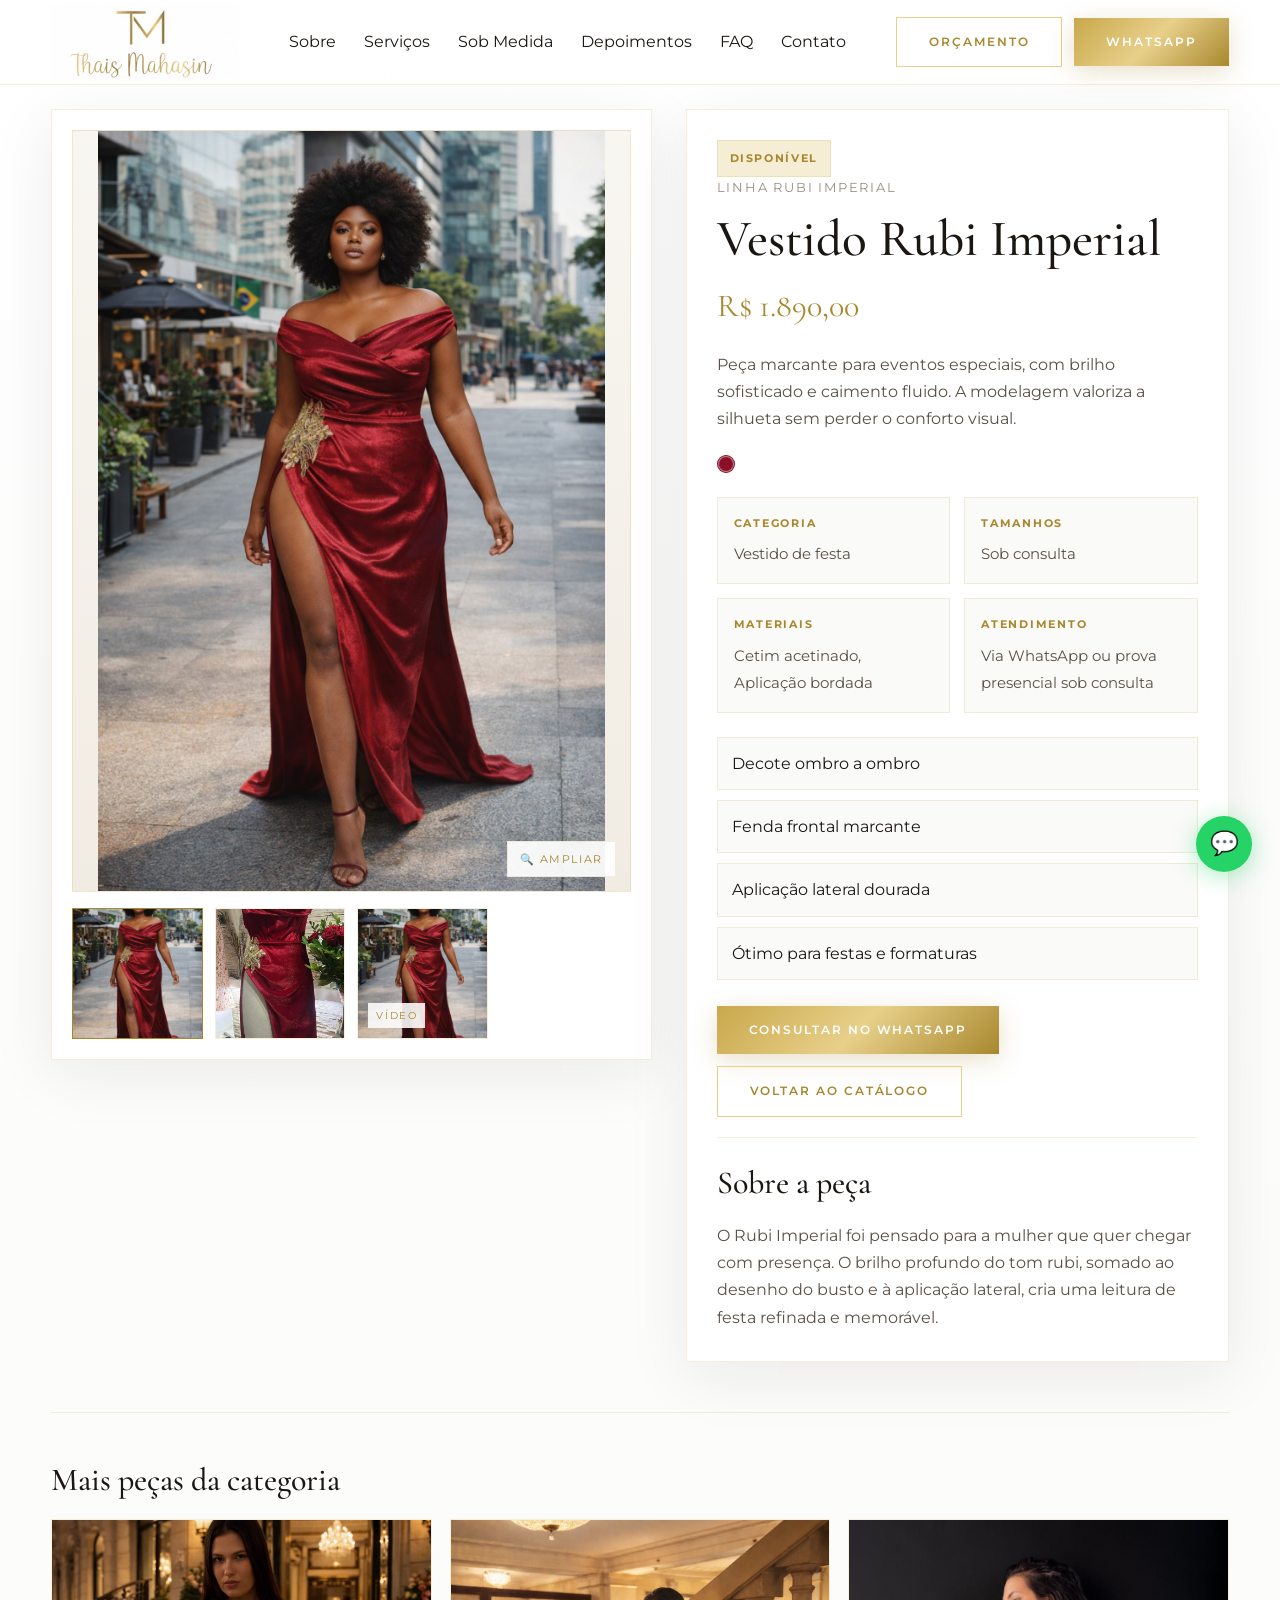
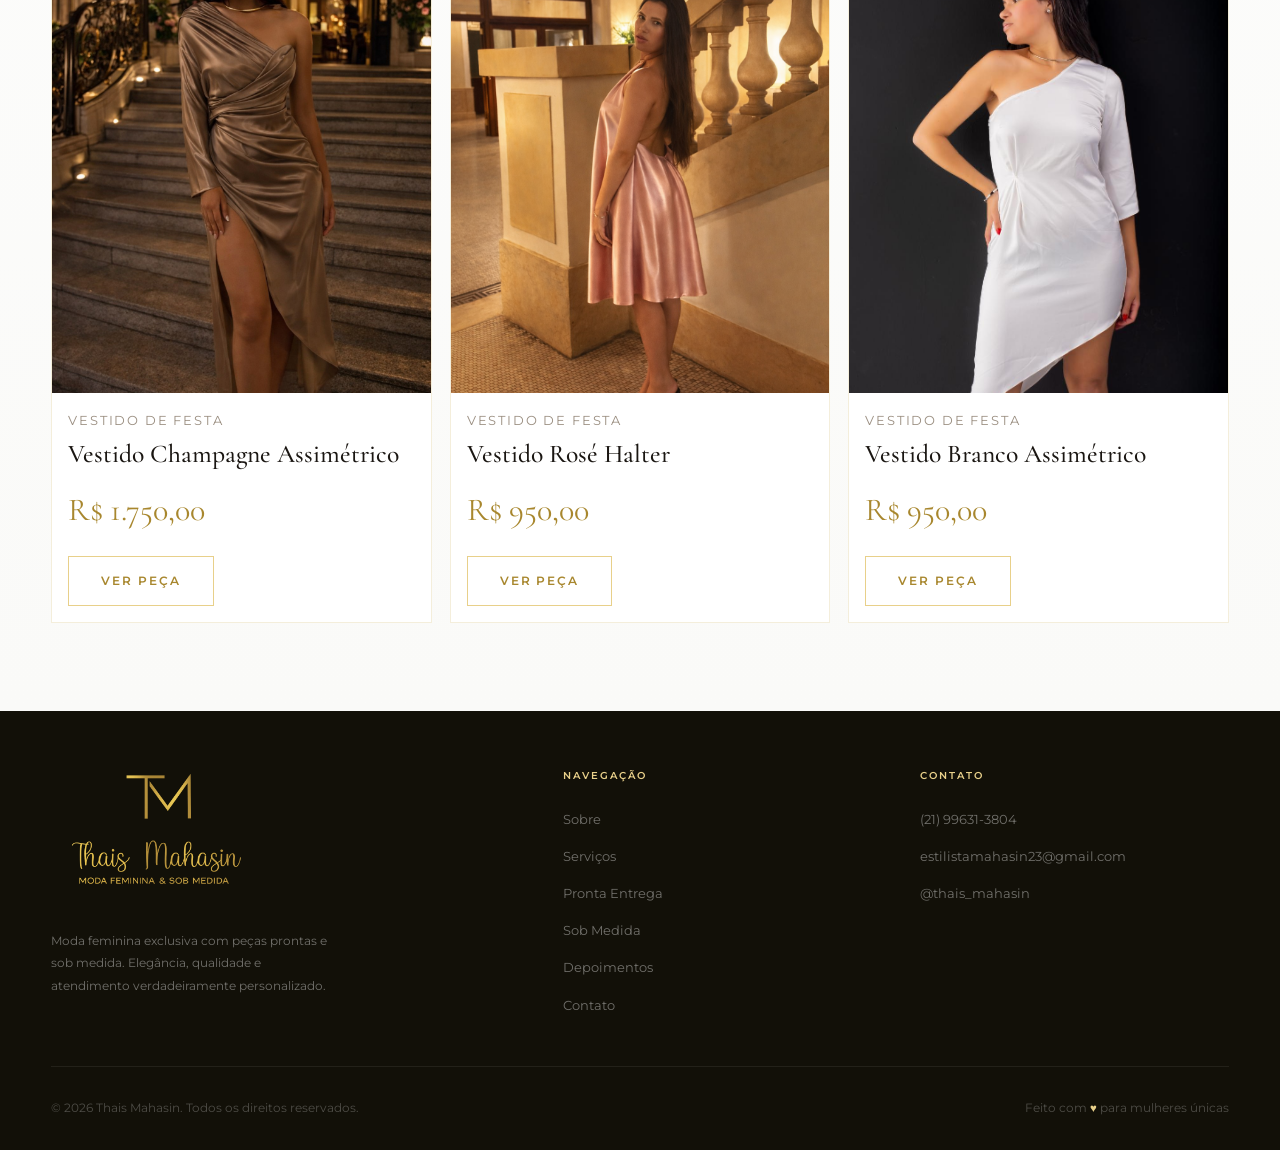
<file: product.html>
<!DOCTYPE html>
<html lang="pt-BR">
<head>
  <meta charset="UTF-8" />
  <meta name="viewport" content="width=device-width, initial-scale=1.0" />
  <title>Produto | Thais Mahasin</title>
  <meta name="description" content="Página de detalhe do produto com imagens, vídeo, informações e consulta via WhatsApp." />
  <link rel="preconnect" href="https://fonts.googleapis.com" />
  <link rel="preconnect" href="https://fonts.gstatic.com" crossorigin />
  <link href="https://fonts.googleapis.com/css2?family=Cormorant+Garamond:wght@300;400;500;600&family=Montserrat:wght@300;400;500;600;700&display=swap" rel="stylesheet" />
  <link rel="stylesheet" href="assets/css/shop.css" />

  <style>
    :root {
      --gold: #C9A84C;
      --gold-light: #E8D08A;
      --gold-dark: #A8872E;
      --gold-pale: #F5EDD4;
      --text: #1A1612;
      --line: rgba(201,168,76,0.2);
    }

    .topbar {
      position: fixed;
      top: 0;
      left: 0;
      right: 0;
      z-index: 999;
      transition: all 0.4s ease;
    }

    .topbar.scrolled {
      background: rgba(255,255,255,0.96);
      backdrop-filter: blur(20px);
      box-shadow: 0 2px 40px rgba(26,22,18,0.07);
      border-bottom: 1px solid var(--line);
    }

    .nav {
      display: grid;
      grid-template-columns: auto 1fr auto;
      align-items: center;
      height: 80px;
      gap: 24px;
    }

    .nav-logo img,
    .header-logo {
      height: 75px;
      width: auto;
      max-width: 240px;
      object-fit: contain;
    }

    .nav-links {
      display: flex;
      justify-content: center;
      align-items: center;
      gap: 28px;
      list-style: none;
      min-width: 0;
    }

    .nav-links a {
      white-space: nowrap;
      line-height: 1;
      position: relative;
    }

    .nav-links a::after {
      content: '';
      position: absolute;
      bottom: -4px;
      left: 0;
      right: 0;
      height: 1px;
      background: var(--gold);
      transform: scaleX(0);
      transition: transform 0.3s ease;
    }

    .nav-links a:hover {
      color: var(--gold-dark);
    }

    .nav-links a:hover::after {
      transform: scaleX(1);
    }

    .nav-cta {
      display: flex;
      align-items: center;
      gap: 12px;
    }

    .hamburger {
      display: none;
      flex-direction: column;
      gap: 5px;
      cursor: pointer;
      padding: 4px;
      background: none;
      border: none;
    }

    .hamburger span {
      width: 24px;
      height: 1.5px;
      background: var(--text);
      transition: all 0.3s;
      display: block;
    }

    .mobile-menu {
      display: none;
      position: fixed;
      inset: 0;
      background: rgba(255,255,255,0.98);
      backdrop-filter: blur(20px);
      z-index: 998;
      flex-direction: column;
      align-items: center;
      justify-content: center;
      gap: 32px;
    }

    .mobile-menu.open {
      display: flex;
    }

    .mobile-menu a {
      font-size: 1.5rem;
      font-family: 'Cormorant Garamond', serif;
      font-weight: 400;
      color: var(--text);
      letter-spacing: 0.05em;
    }

    .mobile-menu-close {
      position: absolute;
      top: 24px;
      right: 24px;
      background: none;
      border: none;
      font-size: 1.6rem;
      cursor: pointer;
      color: #5A5045;
    }

    @media (max-width: 768px) {
      .nav-links,
      .nav-cta {
        display: none;
      }

      .hamburger {
        display: flex;
      }
    }
  </style>

</head>
<body>

<nav class="mobile-menu" id="mobileMenu" aria-label="Menu mobile">
  <button class="mobile-menu-close" onclick="closeMobileMenu()">✕</button>
  <a href="index.html#sobre" onclick="closeMobileMenu()">Sobre</a>
  <a href="index.html#servicos" onclick="closeMobileMenu()">Serviços</a>
  <a href="index.html#sob-medida" onclick="closeMobileMenu()">Sob Medida</a>
  <a href="index.html#depoimentos" onclick="closeMobileMenu()">Depoimentos</a>
  <a href="index.html#faq" onclick="closeMobileMenu()">FAQ</a>
  <a href="index.html#contato" onclick="closeMobileMenu()">Contato</a>
  <a class="btn btn-wa" href="#" data-wa-link target="_blank" rel="noopener">
    <span>Fale Conosco</span>
  </a>
</nav>

<header class="topbar" id="topbar">
  <div class="container">
    <nav class="nav">
      <a href="index.html" class="nav-logo">
        <img src="assets/img/logo/logo.png" alt="Thais Mahasin" class="header-logo" />
      </a>

      <ul class="nav-links">
        <li><a href="index.html#sobre">Sobre</a></li>
        <li><a href="index.html#servicos">Serviços</a></li>
        <li><a href="index.html#sob-medida">Sob Medida</a></li>
        <li><a href="index.html#depoimentos">Depoimentos</a></li>
        <li><a href="index.html#faq">FAQ</a></li>
        <li><a href="index.html#contato">Contato</a></li>
      </ul>

      <div class="nav-cta">
        <a class="btn btn-outline" href="index.html#contato">
          <span>Orçamento</span>
        </a>
        <a class="btn btn-gold" href="#" data-wa-link data-wa-text="Olá! Gostaria de atendimento." target="_blank" rel="noopener">
          <span>WhatsApp</span>
        </a>
      </div>

      <button class="hamburger" onclick="openMobileMenu()" aria-label="Abrir menu">
        <span></span><span></span><span></span>
      </button>
    </nav>
  </div>
</header>

<main>

  <section class="product-page">
    <div class="container">
      <div class="breadcrumbs">
        <a href="index.html">Home</a> / <a href="pronta-entrega.html">Pronta entrega</a> / <span id="productNameBreadcrumb">Produto</span>
      </div>
      <div class="product-layout" id="productContent"></div>

      <section class="related">
        <h3>Mais peças da categoria</h3>
        <div class="related-grid" id="relatedProducts"></div>
      </section>
    </div>
  </section>
</main>

<div class="lightbox" id="lightbox" aria-hidden="true">
  <div class="lightbox-content">
    <button class="lightbox-close" id="lightboxClose" aria-label="Fechar">✕</button>
    <button class="lightbox-prev" id="lightboxPrev" aria-label="Anterior">‹</button>
    <img id="lightboxImg" alt="Imagem ampliada do produto" />
    <button class="lightbox-next" id="lightboxNext" aria-label="Próxima">›</button>
  </div>
</div>

<div class="floating-wa">
  <a href="#" data-wa-link data-wa-text="Olá! Quero atendimento." target="_blank" rel="noopener" aria-label="WhatsApp">💬</a>
</div>

<footer class="footer">
  <div class="container">
    <div class="footer-grid">
      <div class="footer-brand">
        <img src="assets/img/logo/logo_footer.png" alt="Thais Mahasin" class="footer-logo" />
        <p>Moda feminina exclusiva com peças prontas e sob medida. Elegância, qualidade e atendimento verdadeiramente personalizado.</p>
      </div>

      <div class="footer-col">
        <h4>Navegação</h4>
        <ul>
          <li><a href="index.html#sobre">Sobre</a></li>
          <li><a href="index.html#servicos">Serviços</a></li>
          <li><a href="pronta-entrega.html">Pronta Entrega</a></li>
          <li><a href="index.html#sob-medida">Sob Medida</a></li>
          <li><a href="index.html#depoimentos">Depoimentos</a></li>
          <li><a href="index.html#contato">Contato</a></li>
        </ul>
      </div>

      <div class="footer-col">
        <h4>Contato</h4>
        <ul>
          <li><a href="#" data-wa-link data-wa-display target="_blank">(21) 99631-3804</a></li>
          <li><a href="#" data-email-link data-email-display>contato@thaismahasin.com.br</a></li>
          <li><a href="#" data-instagram-link data-instagram-display target="_blank">@thais_mahasin</a></li>
        </ul>
      </div>
    </div>

    <div class="footer-bottom">
      <p>© 2026 Thais Mahasin. Todos os direitos reservados.</p>
      <p>Feito com <span style="color:var(--gold-light)">♥</span> para mulheres únicas</p>
    </div>
  </div>
</footer>

<script src="assets/js/products.js"></script>
<script src="assets/js/product.js"></script>
</body>
</html>
</file>
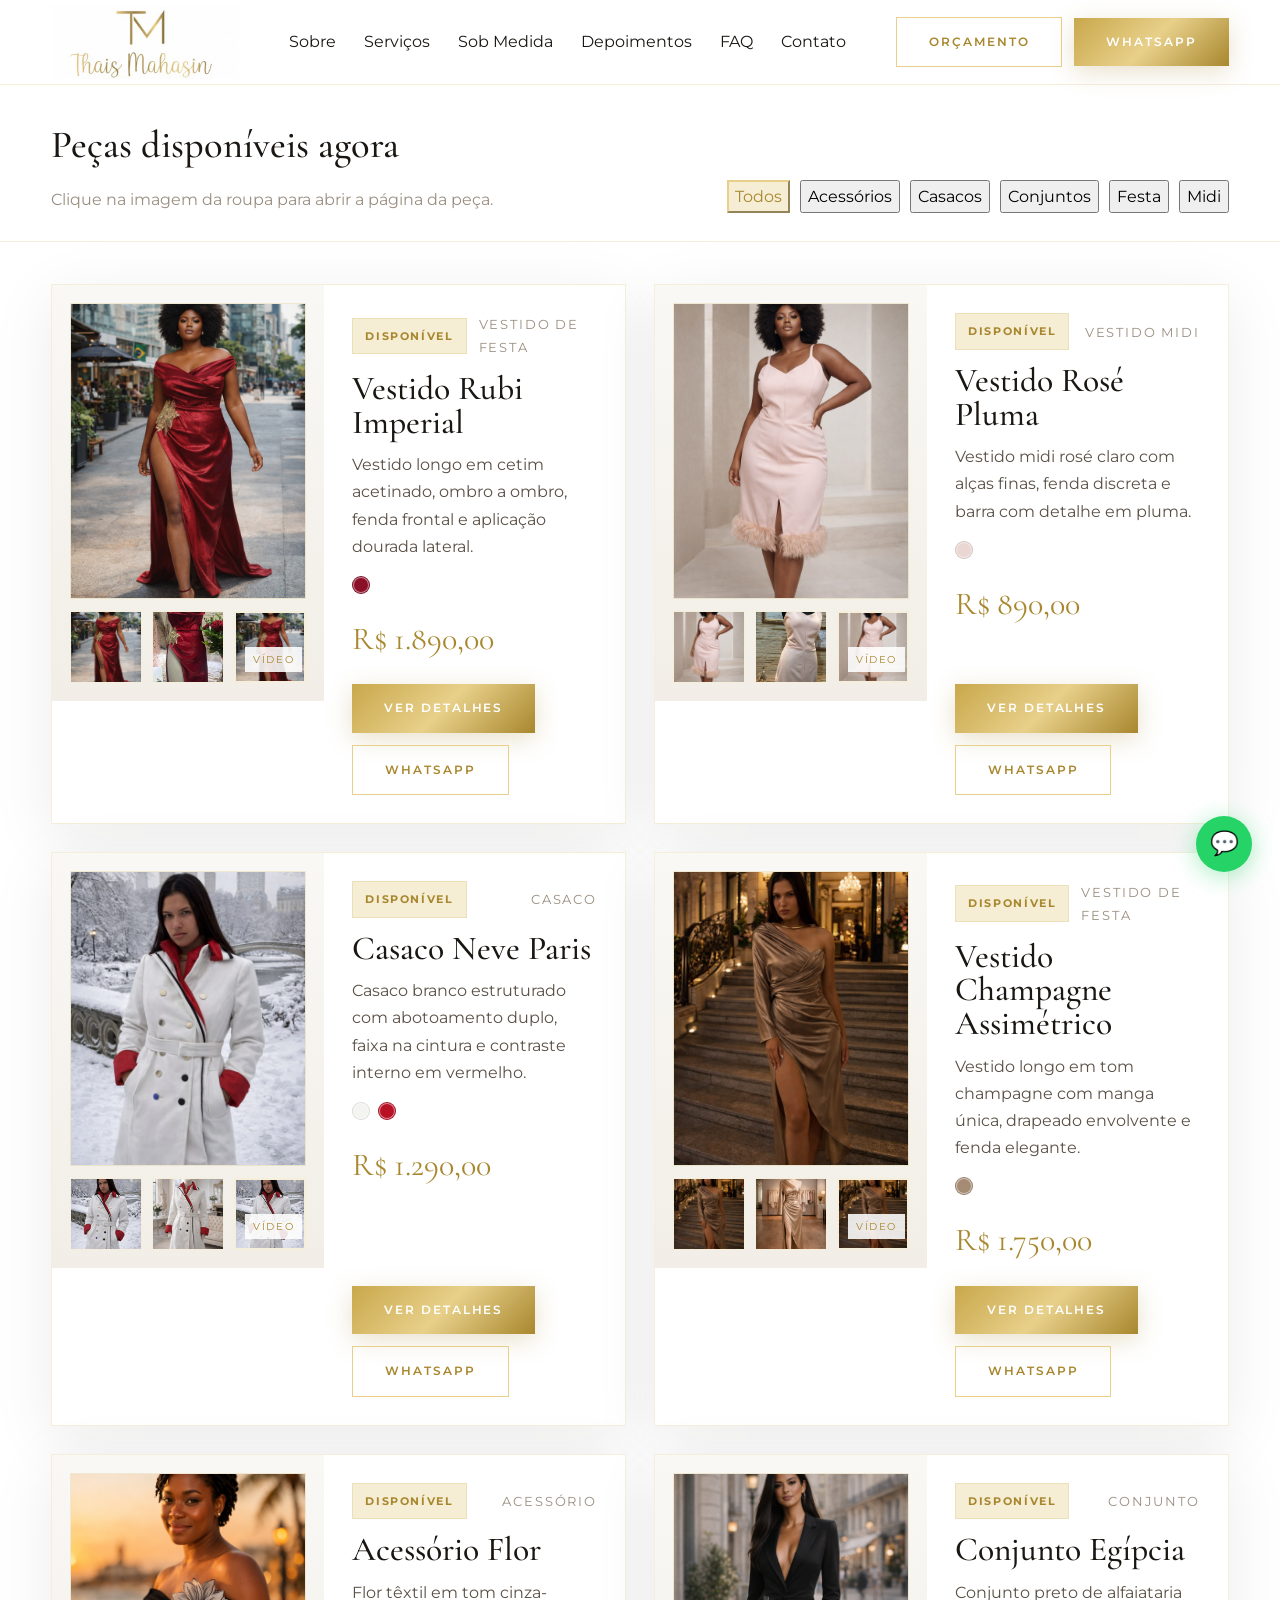
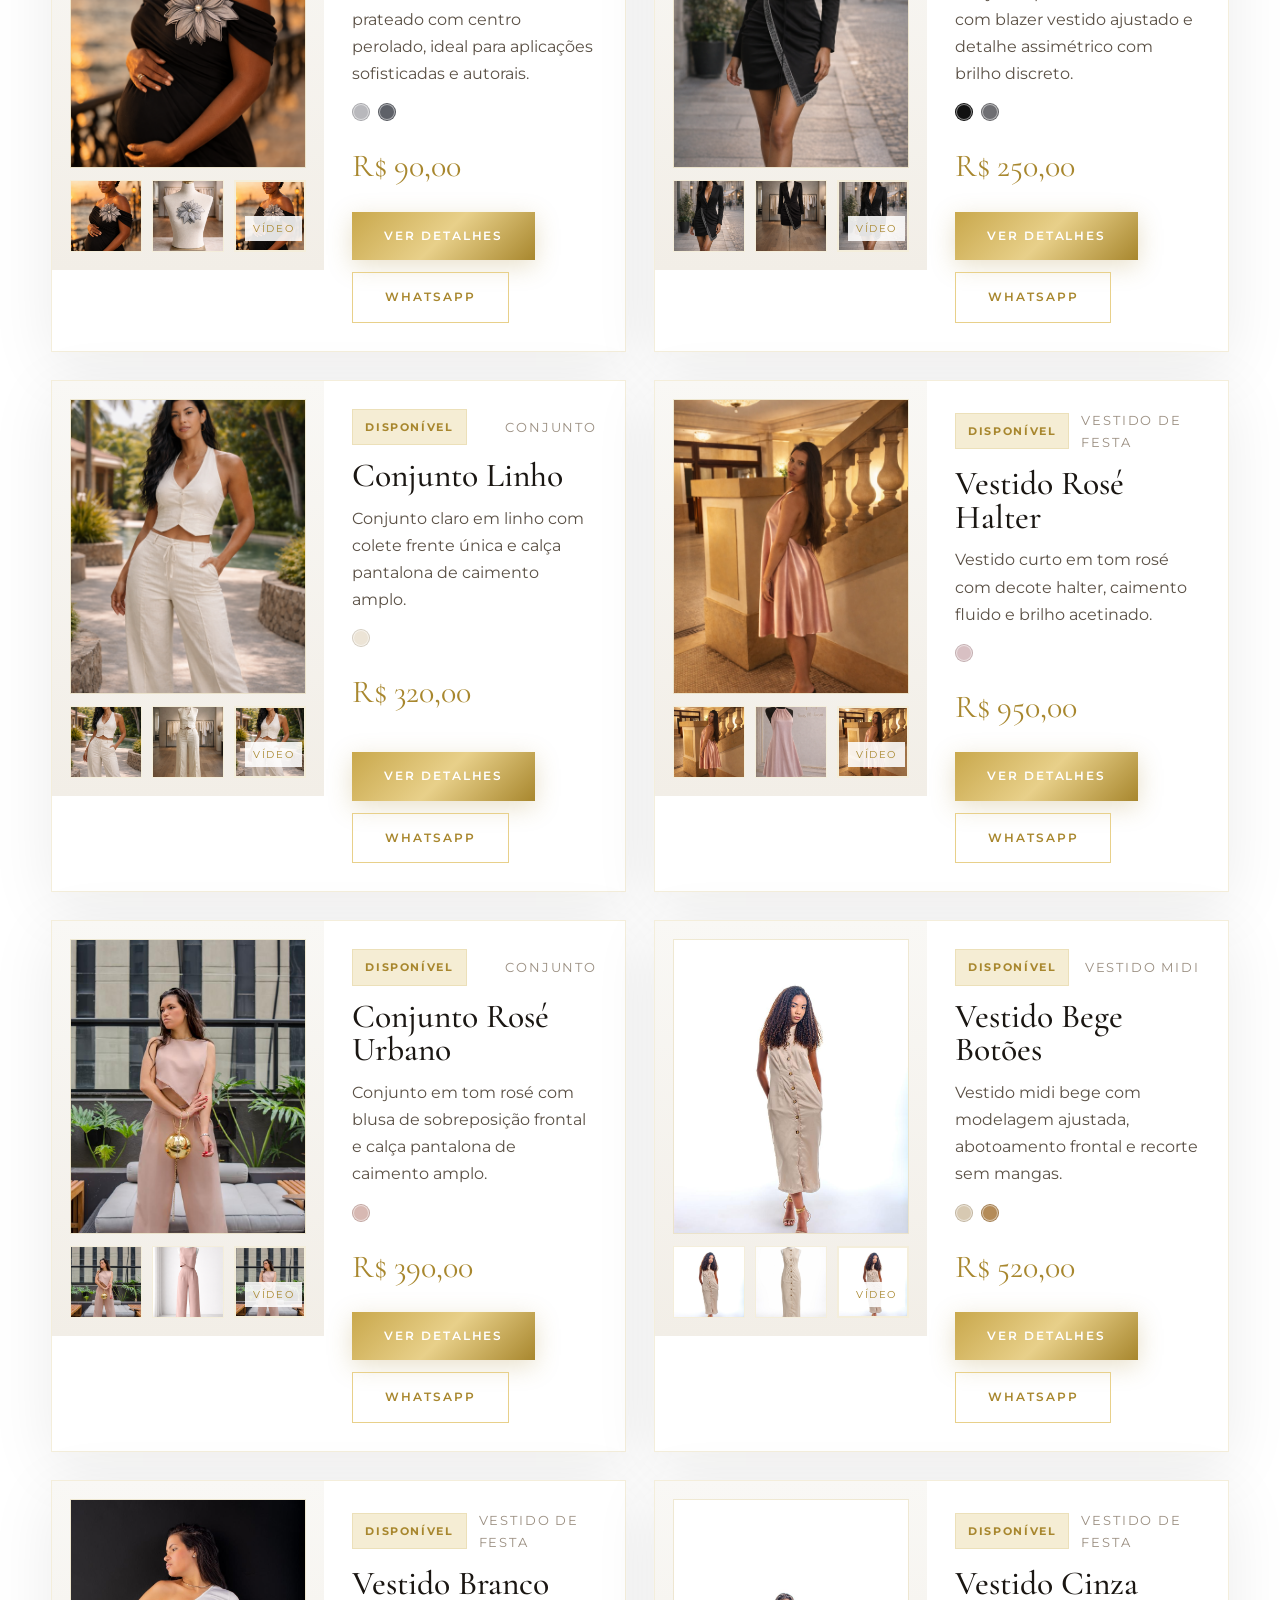
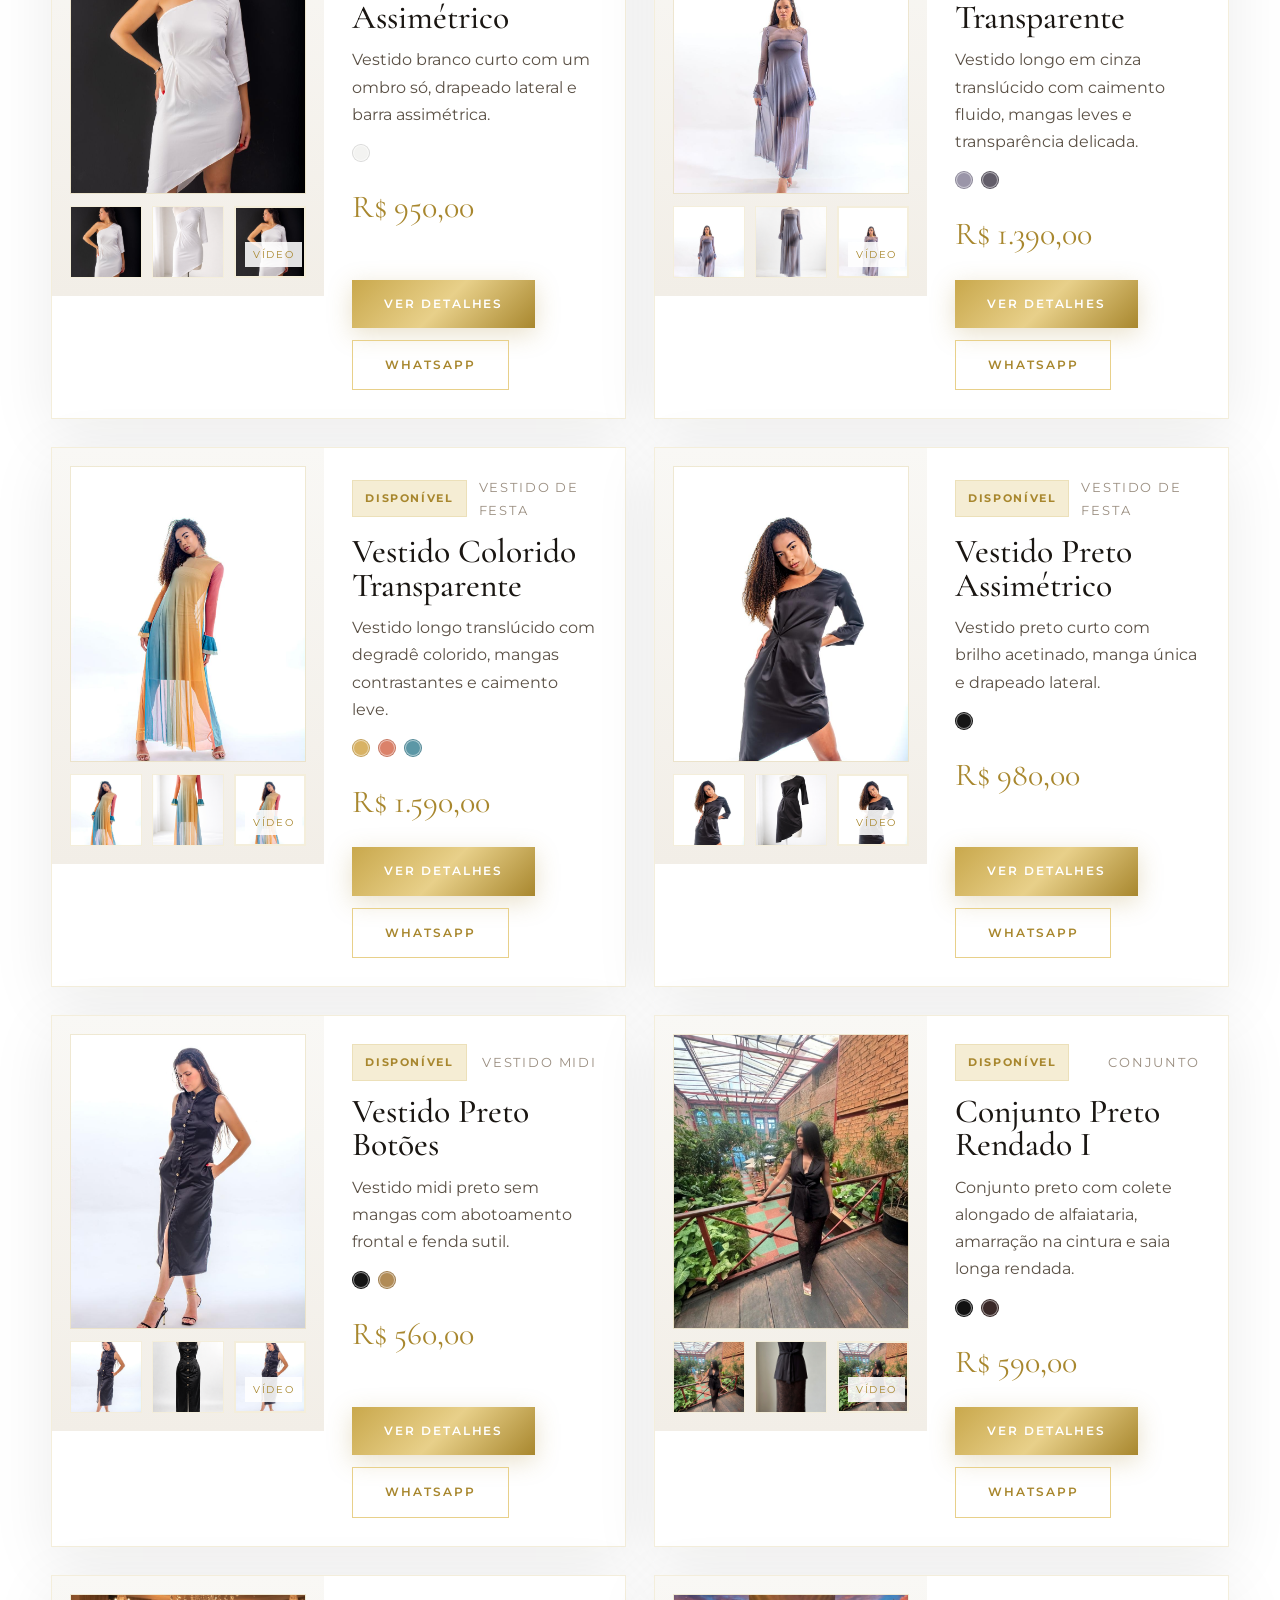
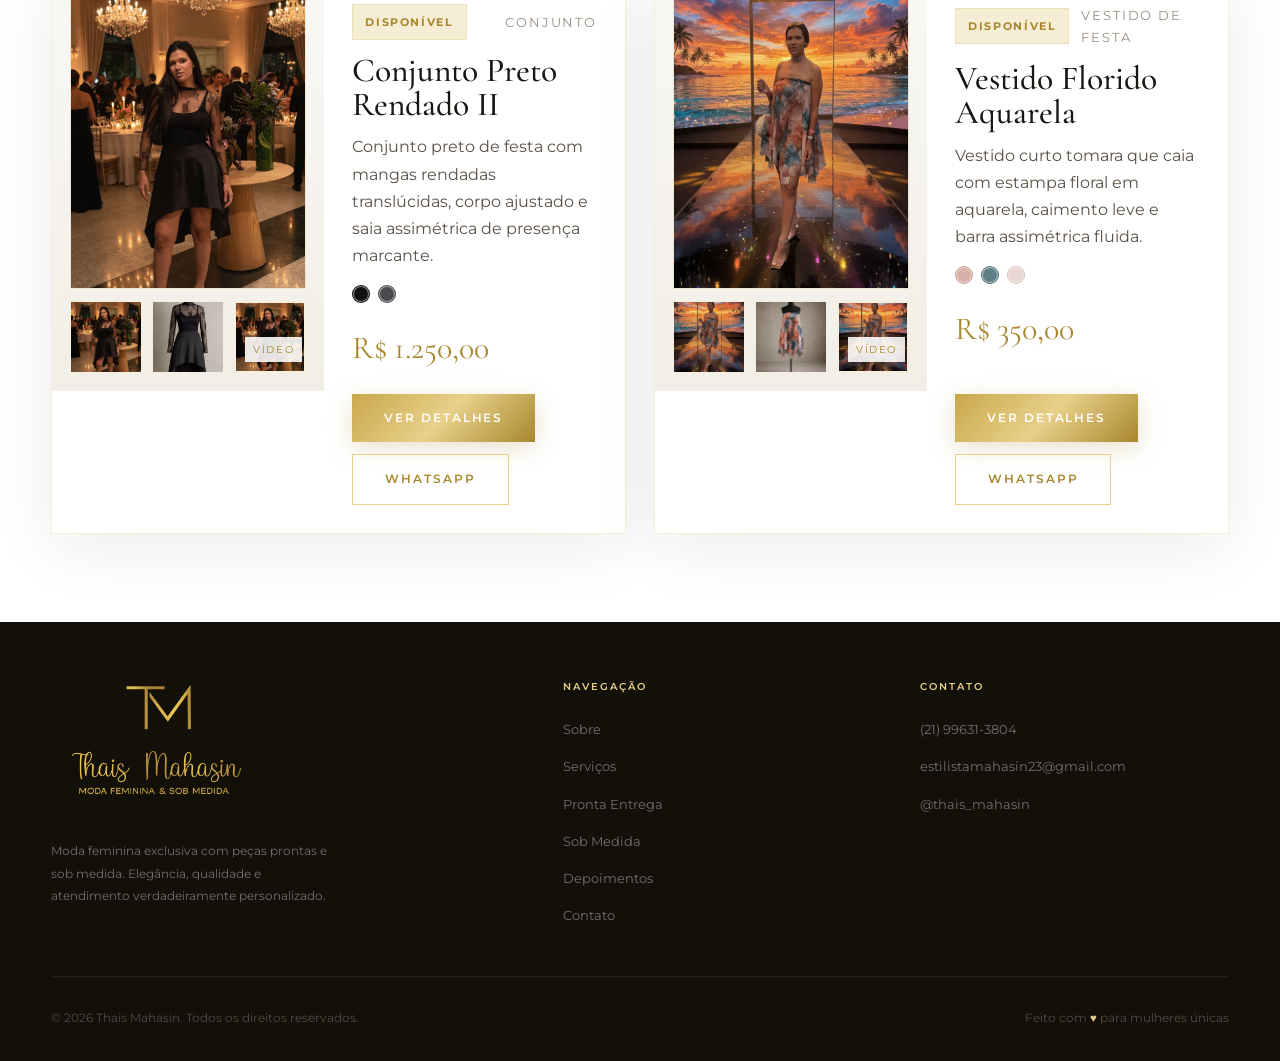
<file: pronta-entrega.html>
<!DOCTYPE html>
<html lang="pt-BR">
<head>
  <meta charset="UTF-8" />
  <meta name="viewport" content="width=device-width, initial-scale=1.0" />
  <title>Pronta Entrega | Thais Mahasin</title>
  <meta name="description" content="Peças em pronta entrega da Thais Mahasin com fotos, variações, vídeos e acesso direto aos detalhes de cada roupa." />
  <link rel="preconnect" href="https://fonts.googleapis.com" />
  <link rel="preconnect" href="https://fonts.gstatic.com" crossorigin />
  <link href="https://fonts.googleapis.com/css2?family=Cormorant+Garamond:wght@300;400;500;600&family=Montserrat:wght@300;400;500;600;700&display=swap" rel="stylesheet" />
  <link rel="stylesheet" href="assets/css/shop.css" />

  <style>
    :root {
      --gold: #C9A84C;
      --gold-light: #E8D08A;
      --gold-dark: #A8872E;
      --gold-pale: #F5EDD4;
      --text: #1A1612;
      --line: rgba(201,168,76,0.2);
    }

	.topbar {
	  position: sticky;
	  top: 0;
	  left: 0;
	  right: 0;
	  z-index: 999;
	  transition: all 0.4s ease;
	}

    .topbar.scrolled {
      background: rgba(255,255,255,0.96);
      backdrop-filter: blur(20px);
      box-shadow: 0 2px 40px rgba(26,22,18,0.07);
      border-bottom: 1px solid var(--line);
    }

    .nav {
      display: grid;
      grid-template-columns: auto 1fr auto;
      align-items: center;
      height: 80px;
      gap: 24px;
    }

    .nav-logo img,
    .header-logo {
      height: 75px;
      width: auto;
      max-width: 240px;
      object-fit: contain;
    }

    .nav-links {
      display: flex;
      justify-content: center;
      align-items: center;
      gap: 28px;
      list-style: none;
      min-width: 0;
    }

    .nav-links a {
      white-space: nowrap;
      line-height: 1;
      position: relative;
    }

    .nav-links a::after {
      content: '';
      position: absolute;
      bottom: -4px;
      left: 0;
      right: 0;
      height: 1px;
      background: var(--gold);
      transform: scaleX(0);
      transition: transform 0.3s ease;
    }

    .nav-links a:hover {
      color: var(--gold-dark);
    }

    .nav-links a:hover::after {
      transform: scaleX(1);
    }

    .nav-cta {
      display: flex;
      align-items: center;
      gap: 12px;
    }

    .hamburger {
      display: none;
      flex-direction: column;
      gap: 5px;
      cursor: pointer;
      padding: 4px;
      background: none;
      border: none;
    }

    .hamburger span {
      width: 24px;
      height: 1.5px;
      background: var(--text);
      transition: all 0.3s;
      display: block;
    }

    .mobile-menu {
      display: none;
      position: fixed;
      inset: 0;
      background: rgba(255,255,255,0.98);
      backdrop-filter: blur(20px);
      z-index: 998;
      flex-direction: column;
      align-items: center;
      justify-content: center;
      gap: 32px;
    }

    .mobile-menu.open {
      display: flex;
    }

    .mobile-menu a {
      font-size: 1.5rem;
      font-family: 'Cormorant Garamond', serif;
      font-weight: 400;
      color: var(--text);
      letter-spacing: 0.05em;
    }

    .mobile-menu-close {
      position: absolute;
      top: 24px;
      right: 24px;
      background: none;
      border: none;
      font-size: 1.6rem;
      cursor: pointer;
      color: #5A5045;
    }

    @media (max-width: 768px) {
      .nav-links,
      .nav-cta {
        display: none;
      }

      .hamburger {
        display: flex;
      }
    }
  </style>

</head>
<body>

<nav class="mobile-menu" id="mobileMenu" aria-label="Menu mobile">
  <button class="mobile-menu-close" onclick="closeMobileMenu()">✕</button>
  <a href="index.html#sobre" onclick="closeMobileMenu()">Sobre</a>
  <a href="index.html#servicos" onclick="closeMobileMenu()">Serviços</a>
  <a href="index.html#sob-medida" onclick="closeMobileMenu()">Sob Medida</a>
  <a href="index.html#depoimentos" onclick="closeMobileMenu()">Depoimentos</a>
  <a href="index.html#faq" onclick="closeMobileMenu()">FAQ</a>
  <a href="index.html#contato" onclick="closeMobileMenu()">Contato</a>
  <a class="btn btn-wa" href="#" data-wa-link target="_blank" rel="noopener">
    <span>Fale Conosco</span>
  </a>
</nav>

<header class="topbar" id="topbar">
  <div class="container">
    <nav class="nav">
      <a href="index.html" class="nav-logo">
        <img src="assets/img/logo/logo.png" alt="Thais Mahasin" class="header-logo" />
      </a>

      <ul class="nav-links">
        <li><a href="index.html#sobre">Sobre</a></li>
        <li><a href="index.html#servicos">Serviços</a></li>
        <li><a href="index.html#sob-medida">Sob Medida</a></li>
        <li><a href="index.html#depoimentos">Depoimentos</a></li>
        <li><a href="index.html#faq">FAQ</a></li>
        <li><a href="index.html#contato">Contato</a></li>
      </ul>

      <div class="nav-cta">
        <a class="btn btn-outline" href="index.html#contato">
          <span>Orçamento</span>
        </a>
        <a class="btn btn-gold" href="#" data-wa-link data-wa-text="Olá! Gostaria de atendimento." target="_blank" rel="noopener">
          <span>WhatsApp</span>
        </a>
      </div>

      <button class="hamburger" onclick="openMobileMenu()" aria-label="Abrir menu">
        <span></span><span></span><span></span>
      </button>
    </nav>
  </div>
</header>

<main>

  <section class="toolbar">
    <div class="container toolbar-grid">
      <div class="toolbar-copy">
        <h2>Peças disponíveis agora</h2>
        <p>Clique na imagem da roupa para abrir a página da peça.</p>
      </div>
      <div class="filters">
        <button class="filter-chip is-active" data-filter="todos">Todos</button>
		<button class="filter-chip" data-filter="acessorios">Acessórios</button>
        <button class="filter-chip" data-filter="casacos">Casacos</button>
        <button class="filter-chip" data-filter="conjuntos">Conjuntos</button>
        <button class="filter-chip" data-filter="festa">Festa</button>
        <button class="filter-chip" data-filter="midi">Midi</button>
      </div>
    </div>
  </section>

  <section class="catalog-section">
    <div class="container">
      <div class="catalog-grid" id="catalogGrid"></div>
    </div>
  </section>
</main>

<div class="floating-wa">
  <a href="#" data-wa-link data-wa-text="Olá! Quero atendimento." target="_blank" rel="noopener" aria-label="WhatsApp">💬</a>
</div>

<footer class="footer">
  <div class="container">
    <div class="footer-grid">
      <div class="footer-brand">
        <img src="assets/img/logo/logo_footer.png" alt="Thais Mahasin" class="footer-logo" />
        <p>Moda feminina exclusiva com peças prontas e sob medida. Elegância, qualidade e atendimento verdadeiramente personalizado.</p>
      </div>

      <div class="footer-col">
        <h4>Navegação</h4>
        <ul>
          <li><a href="index.html#sobre">Sobre</a></li>
          <li><a href="index.html#servicos">Serviços</a></li>
          <li><a href="pronta-entrega.html">Pronta Entrega</a></li>
          <li><a href="index.html#sob-medida">Sob Medida</a></li>
          <li><a href="index.html#depoimentos">Depoimentos</a></li>
          <li><a href="index.html#contato">Contato</a></li>
        </ul>
      </div>

      <div class="footer-col">
        <h4>Contato</h4>
        <ul>
          <li><a href="#" data-wa-link data-wa-display target="_blank">(21) 99631-3804</a></li>
          <li><a href="#" data-email-link data-email-display>contato@thaismahasin.com.br</a></li>
          <li><a href="#" data-instagram-link data-instagram-display target="_blank">@thais_mahasin</a></li>
        </ul>
      </div>
    </div>

    <div class="footer-bottom">
      <p>© 2026 Thais Mahasin. Todos os direitos reservados.</p>
      <p>Feito com <span style="color:var(--gold-light)">♥</span> para mulheres únicas</p>
    </div>
  </div>
</footer>

<script src="assets/js/products.js"></script>
<script src="assets/js/catalog.js"></script>
</body>
</html>
</file>
<file: assets/css/shop.css>
body.menu-open { overflow: hidden; }
.topbar {
  position: sticky;
  top: 0; left: 0; right: 0;
  z-index: 999;
  background: rgba(255,255,255,.96);
  backdrop-filter: blur(20px);
  border-bottom: 1px solid var(--line);
  transition: all .35s ease;
}
.topbar.scrolled {
  box-shadow: 0 2px 40px rgba(26,22,18,0.07);
}
.nav {
  display: grid;
  grid-template-columns: auto 1fr auto;
  align-items: center;
  min-height: 84px;
  gap: 24px;
}
.nav-logo,
.brand {
  display: inline-flex;
  align-items: center;
}
.nav-logo img,
.header-logo,
.brand img {
  height: 74px;
  width: auto;
  max-width: 240px;
  object-fit: contain;
}
.nav-links {
  display: flex;
  justify-content: center;
  align-items: center;
  gap: 28px;
  list-style: none;
  min-width: 0;
  margin: 0;
  padding: 0;
}
.nav-links a {
  position: relative;
  white-space: nowrap;
  line-height: 1;
  color: inherit;
}

.nav-links a::after {
  content: '';
  position: absolute;
  left: 0;
  right: 0;
  bottom: -4px;
  height: 1px;
  background: var(--gold);
  transform: scaleX(0);
  transition: transform 0.3s ease;
}
.nav-links a:hover { color: var(--gold-dark); }
.nav-links a:hover::after { transform: scaleX(1); }
.nav-cta,
.header-actions {
  display: flex;
  align-items: center;
  gap: 12px;
}
.hamburger {
  display: none;
  flex-direction: column;
  gap: 5px;
  padding: 4px;
  background: none;
  border: none;
  cursor: pointer;
}
.hamburger span {
  width: 24px;
  height: 1.5px;
  background: var(--text);
  display: block;
}
.mobile-menu {
  display: none;
  position: fixed;
  inset: 0;
  background: rgba(255,255,255,.98);
  backdrop-filter: blur(20px);
  z-index: 1300;
  flex-direction: column;
  align-items: center;
  justify-content: center;
  gap: 30px;
  padding: 30px;
}
.mobile-menu.open { display: flex; }
.mobile-menu a {
  font-family: 'Cormorant Garamond', serif;
  font-size: 1.5rem;
  font-weight: 400;
  color: var(--text);
}
.mobile-menu-close {
  position: absolute;
  top: 24px;
  right: 24px;
  background: none;
  border: none;
  font-size: 1.6rem;
  cursor: pointer;
  color: var(--text-mid);
}
.btn-wa {
  background: #25D366;
  color: #fff;
  box-shadow: 0 4px 20px rgba(37,211,102,0.28);
}
.btn-wa:hover {
  background: #1ebe5a;
  transform: translateY(-2px);
}
.floating-wa {
  position: fixed;
  right: 28px;
  bottom: 28px;
  z-index: 1200;
}
.floating-wa a {
  width: 56px;
  height: 56px;
  background: #25D366;
  color: #fff;
  border-radius: 50%;
  display: grid;
  place-items: center;
  font-size: 1.45rem;
  box-shadow: 0 4px 24px rgba(37,211,102,.4);
  transition: .25s ease;
}
.floating-wa a:hover {
  transform: scale(1.08);
  box-shadow: 0 8px 32px rgba(37,211,102,.5);
}
.footer {
  background: #121008;
  color: rgba(255,255,255,0.6);
  padding: 56px 0 32px;
}
.footer-grid {
  display: grid;
  grid-template-columns: 1.5fr 1fr 1fr;
  gap: 48px;
  padding-bottom: 48px;
  border-bottom: 1px solid rgba(255,255,255,0.07);
  margin-bottom: 32px;
}
.footer-brand img,
.footer-logo {
  width: 220px;
  max-width: 100%;
  height: auto;
  margin-bottom: 16px;
  display: block;
  object-fit: contain;
}
.footer-brand p {
  font-size: .78rem;
  line-height: 1.8;
  max-width: 280px;
  color: rgba(255,255,255,.4);
}
.footer-col h4 {
  font-size: .65rem;
  font-weight: 600;
  letter-spacing: .2em;
  text-transform: uppercase;
  color: var(--gold-light);
  margin: 0 0 20px;
}
.footer-col ul {
  list-style: none;
  margin: 0;
  padding: 0;
  display: flex;
  flex-direction: column;
  gap: 10px;
}
.footer-col ul li a {
  font-size: .8rem;
  color: rgba(255,255,255,.4);
  transition: color .2s;
}
.footer-col ul li a:hover { color: var(--gold-light); }
.footer-bottom {
  display: flex;
  justify-content: space-between;
  align-items: center;
  gap: 16px;
  flex-wrap: wrap;
}
.footer-bottom p {
  margin: 0;
  font-size: .72rem;
  color: rgba(255,255,255,.25);
}


:root {
  --white: #ffffff;
  --off-white: #fafaf8;
  --cream: #f5f2ec;
  --gold: #c9a84c;
  --gold-light: #e8d08a;
  --gold-dark: #a8872e;
  --gold-pale: #f5edd4;
  --text: #1a1612;
  --text-mid: #5a5045;
  --text-muted: #9a8e80;
  --line: rgba(201,168,76,0.18);
  --line-strong: rgba(201,168,76,0.35);
  --shadow-gold: 0 10px 40px rgba(201,168,76,0.12);
  --shadow-soft: 0 14px 60px rgba(26,22,18,0.08);
  --maxw: 1280px;
}

*, *::before, *::after { box-sizing: border-box; }
html { scroll-behavior: smooth; }
body {
  margin: 0;
  font-family: 'Montserrat', sans-serif;
  color: var(--text);
  background: var(--white);
  line-height: 1.7;
}
img, video { max-width: 100%; display: block; }
a { color: inherit; text-decoration: none; }
button, input, select { font: inherit; }
.container { width: min(92%, var(--maxw)); margin: 0 auto; }
.gold-text {
  background: linear-gradient(135deg, #C9A84C 0%, #E8D08A 50%, #A8872E 100%);
  -webkit-background-clip: text;
  -webkit-text-fill-color: transparent;
  background-clip: text;
}
.eyebrow {
  display: inline-block;
  font-size: .72rem;
  text-transform: uppercase;
  letter-spacing: .22em;
  color: var(--gold);
  font-weight: 600;
  margin-bottom: 12px;
}
.section-title {
  font-family: 'Cormorant Garamond', serif;
  font-size: clamp(2.3rem, 5vw, 4.5rem);
  line-height: 1.04;
  font-weight: 400;
  margin: 0 0 12px;
}
.section-sub {
  margin: 0;
  color: var(--text-muted);
  font-size: .95rem;
  max-width: 700px;
}
.btn {
  display: inline-flex;
  align-items: center;
  gap: 10px;
  padding: 14px 32px;
  font-family: 'Montserrat', sans-serif;
  font-size: 0.75rem;
  font-weight: 600;
  letter-spacing: 0.16em;
  text-transform: uppercase;
  border: none;
  cursor: pointer;
  transition: all 0.3s ease;
  position: relative;
  overflow: hidden;
}
.btn-gold {
  background: linear-gradient(135deg, #C9A84C, #E8D08A, #A8872E);
  color: #fff;
  box-shadow: 0 6px 24px rgba(168,135,46,.25);
}
.btn-gold:hover { transform: translateY(-2px); box-shadow: 0 10px 30px rgba(168,135,46,.32); }
.btn-outline {
  background: transparent;
  border: 1px solid var(--gold-light);
  color: var(--gold-dark);
}
.btn-outline:hover { background: var(--gold-pale); transform: translateY(-2px); }
.site-header {
  position: sticky; top: 0; z-index: 1000;
  background: rgba(255,255,255,.94);
  backdrop-filter: blur(18px);
  border-bottom: 1px solid var(--line);
}
.header-inner {
  min-height: 84px;
  display: flex;
  align-items: center;
  justify-content: space-between;
  gap: 20px;
}
.brand {
  display: inline-flex;
  align-items: center;
  gap: 18px;
}
.brand img { height: 72px; width: auto; }
.header-nav {
  display: flex;
  align-items: center;
  gap: 26px;
}
.header-nav a {
  font-size: .72rem;
  text-transform: uppercase;
  letter-spacing: .16em;
  color: var(--text-mid);
  font-weight: 600;
}
.header-nav a:hover { color: var(--gold-dark); }
.header-actions { display: flex; align-items: center; gap: 12px; }
.page-hero {
  padding: 88px 0 52px;
  background:
    radial-gradient(circle at top left, rgba(232,208,138,.18), transparent 30%),
    linear-gradient(180deg, #fff 0%, #fafaf8 100%);
}
.hero-grid {
  display: grid;
  grid-template-columns: 1.15fr .85fr;
  gap: 42px;
  align-items: center;
}
.hero-card {
  background: rgba(255,255,255,.82);
  border: 1px solid var(--line);
  box-shadow: var(--shadow-soft);
  padding: 28px;
}
.hero-stats {
  display: grid;
  grid-template-columns: repeat(3, 1fr);
  gap: 16px;
  margin-top: 28px;
}
.hero-stat {
  padding: 18px;
  border: 1px solid var(--line);
  background: var(--white);
}
.hero-stat strong {
  display: block;
  font-family: 'Cormorant Garamond', serif;
  font-size: 1.7rem;
  color: var(--gold-dark);
  font-weight: 500;
}
.hero-stat span {
  color: var(--text-muted);
  font-size: .78rem;
  letter-spacing: .08em;
  text-transform: uppercase;
}
.hero-preview {
  display: grid;
  grid-template-columns: 1fr 1fr;
  gap: 14px;
}
.hero-preview img {
  width: 100%;
  aspect-ratio: 4 / 5;
  object-fit: cover;
  border: 1px solid var(--line);
  box-shadow: var(--shadow-gold);
}
.toolbar {
  padding: 28px 0;
  border-bottom: 1px solid var(--line);
  background: var(--white);
}
.toolbar-grid {
  display: grid;
  grid-template-columns: 1fr auto;
  gap: 24px;
  align-items: end;
}
.toolbar h2 {
  margin: 0;
  font-family: 'Cormorant Garamond', serif;
  font-size: clamp(1.8rem, 3vw, 2.6rem);
  font-weight: 500;
}
.toolbar p { margin: 8px 0 0; color: var(--text-muted); }
.filters {
  display: flex;
  gap: 10px;
  flex-wrap: nowrap;
  justify-content: flex-end;
  overflow-x: auto;
  white-space: nowrap;
}

.filter-chip {
  flex: 0 0 auto;
}
.filter-chip.is-active,
.filter-chip:hover { background: var(--gold-pale); border-color: var(--gold-light); color: var(--gold-dark); }
.catalog-section { padding: 42px 0 88px; }
.catalog-grid {
  display: grid;
  grid-template-columns: repeat(2, minmax(0, 1fr));
  gap: 28px;
}
.product-card {
  display: grid;
  grid-template-columns: .95fr 1.05fr;
  gap: 0;
  background: var(--white);
  border: 1px solid var(--line);
  box-shadow: var(--shadow-soft);
  overflow: hidden;
}
.product-card-media {
  background: linear-gradient(180deg, #f9f8f5, #f2eee7);
  padding: 18px;
  display: flex;
  flex-direction: column;
  gap: 12px;
}
.product-card-media .main-thumb {
  width: 100%;
  aspect-ratio: 4/5;
  object-fit: cover;
  border: 1px solid var(--line);
}
.product-thumb-row {
  display: grid;
  grid-template-columns: repeat(3, 1fr);
  gap: 10px;
}
.product-thumb-row img,
.product-thumb-row .video-thumb {
  width: 100%;
  aspect-ratio: 1/1;
  object-fit: cover;
  border: 1px solid var(--line);
  background: #fff;
}
.video-thumb {
  position: relative;
  display: grid;
  place-items: center;
  font-size: 1.8rem;
  color: var(--gold-dark);
  overflow: hidden;
}
.video-thumb::after {
  content: 'Vídeo';
  position: absolute;
  bottom: 10px;
  left: 10px;
  font-size: .62rem;
  letter-spacing: .16em;
  text-transform: uppercase;
  background: rgba(255,255,255,.88);
  padding: 4px 8px;
}
.product-card-body {
  padding: 28px;
  display: flex;
  flex-direction: column;
}
.product-meta {
  display: flex;
  align-items: center;
  justify-content: space-between;
  gap: 12px;
  margin-bottom: 14px;
}
.badge {
  display: inline-flex;
  align-items: center;
  gap: 8px;
  padding: 8px 12px;
  font-size: .68rem;
  font-weight: 700;
  letter-spacing: .15em;
  text-transform: uppercase;
  background: var(--gold-pale);
  color: var(--gold-dark);
  border: 1px solid var(--line);
}
.product-card h3 {
  font-family: 'Cormorant Garamond', serif;
  font-size: 2.1rem;
  line-height: 1;
  font-weight: 500;
  margin: 0 0 12px;
}
.product-card p { color: var(--text-mid); margin: 0 0 16px; }
.product-line { color: var(--text-muted); font-size: .82rem; text-transform: uppercase; letter-spacing: .14em; }
.price {
  font-family: 'Cormorant Garamond', serif;
  font-size: 2rem;
  color: var(--gold-dark);
  margin-bottom: 18px;
}
.swatches { display: flex; align-items: center; gap: 8px; margin-bottom: 18px; flex-wrap: wrap; }
.swatch {
  width: 18px; height: 18px; border-radius: 999px; border: 1px solid rgba(0,0,0,.1);
  box-shadow: inset 0 0 0 1px rgba(255,255,255,.5);
}
.card-actions { display: flex; gap: 12px; flex-wrap: wrap; margin-top: auto; }
.empty-state {
  padding: 48px 24px;
  border: 1px dashed var(--line-strong);
  text-align: center;
  color: var(--text-muted);
}
.editor-note {
  background: var(--off-white);
  border-top: 1px solid var(--line);
  border-bottom: 1px solid var(--line);
  padding: 24px 0;
}
.editor-note .wrap {
  display: grid;
  grid-template-columns: 1fr auto;
  gap: 20px;
  align-items: center;
}
.editor-note p { margin: 0; color: var(--text-mid); }
.editor-note code {
  background: #fff;
  border: 1px solid var(--line);
  padding: 4px 8px;
  font-family: ui-monospace, SFMono-Regular, Menlo, monospace;
  font-size: .84rem;
}
.site-footer {
  padding: 34px 0 44px;
  background: #191612;
  color: rgba(255,255,255,.84);
}
.site-footer-grid {
  display: grid;
  grid-template-columns: 1fr auto auto;
  gap: 24px;
  align-items: start;
}
.site-footer img { height: 72px; }
.site-footer p, .site-footer a { color: rgba(255,255,255,.76); }
.footer-title {
  color: #fff;
  text-transform: uppercase;
  font-size: .72rem;
  letter-spacing: .16em;
  margin-bottom: 10px;
}
.product-page {
  padding: 64px 0 88px;
  background: linear-gradient(180deg, #fff, #fafaf8);
}
.breadcrumbs {
  font-size: .78rem;
  text-transform: uppercase;
  letter-spacing: .14em;
  color: var(--text-muted);
  margin-bottom: 24px;
}
.breadcrumbs a:hover { color: var(--gold-dark); }
.product-layout {
  display: grid;
  grid-template-columns: 1.05fr .95fr;
  gap: 34px;
  align-items: start;
}
.gallery-panel {
  background: var(--white);
  border: 1px solid var(--line);
  box-shadow: var(--shadow-soft);
  padding: 20px;
}
.viewer {
  position: relative;
  background: linear-gradient(180deg, #f8f6f1, #f1ece3);
  min-height: 640px;
  display: grid;
  place-items: center;
  border: 1px solid var(--line);
}
.viewer img,
.viewer video {
  width: 100%;
  height: 100%;
  max-height: 760px;
  object-fit: contain;
}
.zoom-hint {
  position: absolute;
  right: 14px;
  bottom: 14px;
  padding: 8px 12px;
  background: rgba(255,255,255,.92);
  border: 1px solid var(--line);
  font-size: .68rem;
  letter-spacing: .14em;
  text-transform: uppercase;
  color: var(--gold-dark);
}
.gallery-thumbs {
  display: grid;
  grid-template-columns: repeat(4, 1fr);
  gap: 12px;
  margin-top: 16px;
}
.gallery-thumbs button {
  border: 1px solid var(--line);
  padding: 0;
  cursor: pointer;
  background: #fff;
}
.gallery-thumbs button.is-active { border-color: var(--gold-dark); box-shadow: inset 0 0 0 1px var(--gold-light); }
.gallery-thumbs img,
.gallery-thumbs .video-thumb {
  width: 100%; aspect-ratio: 1 / 1; object-fit: cover;
}
.info-panel {
  background: var(--white);
  border: 1px solid var(--line);
  box-shadow: var(--shadow-soft);
  padding: 30px;
  position: sticky;
  top: 110px;
}
.info-panel h1 {
  font-family: 'Cormorant Garamond', serif;
  font-size: clamp(2.6rem, 4vw, 4.2rem);
  line-height: .98;
  margin: 0 0 14px;
  font-weight: 500;
}
.info-panel .subtitle {
  color: var(--text-muted);
  text-transform: uppercase;
  letter-spacing: .14em;
  font-size: .8rem;
  margin-bottom: 16px;
}
.info-panel .description { color: var(--text-mid); margin-bottom: 22px; }
.info-grid {
  display: grid;
  grid-template-columns: repeat(2, minmax(0, 1fr));
  gap: 14px;
  margin: 24px 0;
}
.info-card {
  border: 1px solid var(--line);
  background: var(--off-white);
  padding: 16px;
}
.info-card strong {
  display: block;
  font-size: .68rem;
  text-transform: uppercase;
  letter-spacing: .16em;
  color: var(--gold-dark);
  margin-bottom: 8px;
}
.info-card span, .info-card li { color: var(--text-mid); font-size: .92rem; }
.highlights {
  list-style: none;
  padding: 0; margin: 0 0 26px;
  display: grid; gap: 10px;
}
.highlights li {
  padding: 12px 14px;
  border: 1px solid var(--line);
  background: var(--off-white);
}
.detail-video {
  margin-top: 28px;
  border-top: 1px solid var(--line);
  padding-top: 28px;
}
.detail-video h3, .related h3 {
  font-family: 'Cormorant Garamond', serif;
  font-size: 2rem;
  font-weight: 500;
  margin: 0 0 14px;
}
.detail-video video {
  width: 100%;
  border: 1px solid var(--line);
  box-shadow: var(--shadow-soft);
  background: #000;
}
.related {
  margin-top: 50px;
  padding-top: 40px;
  border-top: 1px solid var(--line);
}
.related-grid {
  display: grid;
  grid-template-columns: repeat(3, minmax(0, 1fr));
  gap: 18px;
}
.related-card {
  border: 1px solid var(--line);
  background: var(--white);
  overflow: hidden;
}
.related-card img {
  width: 100%;
  aspect-ratio: 4/5;
  object-fit: cover;
}
.related-card-body { padding: 16px; }
.related-card h4 {
  font-family: 'Cormorant Garamond', serif;
  font-size: 1.6rem;
  font-weight: 500;
  margin: 0 0 8px;
}
.lightbox {
  position: fixed;
  inset: 0;
  background: rgba(10, 10, 10, .82);
  display: none;
  align-items: center;
  justify-content: center;
  z-index: 1200;
  padding: 32px;
}
.lightbox.is-open { display: flex; }
.lightbox-content {
  position: relative;
  max-width: min(92vw, 1100px);
  max-height: 90vh;
}
.lightbox img {
  max-width: 100%;
  max-height: 90vh;
  object-fit: contain;
}
.lightbox-close,
.lightbox-prev,
.lightbox-next {
  position: absolute;
  border: none;
  cursor: pointer;
  background: rgba(255,255,255,.12);
  color: #fff;
  width: 46px;
  height: 46px;
  display: grid;
  place-items: center;
  font-size: 1.3rem;
}
.lightbox-close { top: 12px; right: 12px; }
.lightbox-prev { left: -58px; top: 50%; transform: translateY(-50%); }
.lightbox-next { right: -58px; top: 50%; transform: translateY(-50%); }
@media (max-width: 1100px) {
  .hero-grid, .product-layout, .toolbar-grid, .site-footer-grid { grid-template-columns: 1fr; }
  .filters { justify-content: flex-start; }
  .catalog-grid { grid-template-columns: 1fr; }
  .related-grid { grid-template-columns: repeat(2, minmax(0,1fr)); }
  .info-panel { position: static; }
}
@media (max-width: 820px) {
  .header-inner { min-height: 76px; flex-wrap: wrap; justify-content: center; padding: 12px 0; }
  .header-nav { width: 100%; justify-content: center; flex-wrap: wrap; gap: 16px; }
  .header-actions { width: 100%; justify-content: center; }
  .hero-preview { grid-template-columns: 1fr 1fr; }
  .hero-stats { grid-template-columns: 1fr; }
  .product-card { grid-template-columns: 1fr; }
  .gallery-thumbs { grid-template-columns: repeat(3, 1fr); }
  .viewer { min-height: 420px; }
  .info-grid, .related-grid, .site-footer-grid { grid-template-columns: 1fr; }
  .editor-note .wrap { grid-template-columns: 1fr; }
}
@media (max-width: 560px) {
  .page-hero { padding-top: 48px; }
  .hero-preview { grid-template-columns: 1fr; }
  .lightbox-prev { left: 8px; }
  .lightbox-next { right: 8px; }
  .lightbox-close { top: -54px; right: 0; }
}


.page-hero {
  padding: 88px 0 52px;
}
.page-hero .hero-card { height: 100%; }
.page-hero .hero-preview img { cursor: pointer; }
.hero-copy-list {
  margin: 28px 0 0;
  padding: 0;
  list-style: none;
  display: grid;
  gap: 12px;
}
.hero-copy-list li {
  background: rgba(255,255,255,.7);
  border: 1px solid var(--line);
  padding: 14px 16px;
  color: var(--text-mid);
}
.catalog-lead {
  margin-top: 18px;
  color: var(--text-mid);
}
.product-card-link,
.product-card-media-link,
.product-title-link,
.preview-link {
  text-decoration: none;
  color: inherit;
}
.product-card-media-link {
  display: flex;
  flex-direction: column;
  gap: 12px;
}
.product-title-link:hover h3,
.product-card-media-link:hover + .product-card-body h3,
.related-card a:hover h4 {
  color: var(--gold-dark);
}
.product-card-media-link .main-thumb,
.preview-link img {
  transition: transform .35s ease;
}
.product-card-media-link:hover .main-thumb,
.preview-link:hover img,
.related-card:hover img {
  transform: scale(1.03);
}
.toolbar .toolbar-copy p,
.collection-copy {
  color: var(--text-muted);
}
.collection-copy {
  max-width: 760px;
  margin: 0 auto 0;
  text-align: center;
  font-size: .95rem;
}
.product-intro {
  margin: 0 0 18px;
  color: var(--text-mid);
}
.hero-preview .preview-link {
  display: block;
  overflow: hidden;
  border: 1px solid var(--line);
  box-shadow: var(--shadow-gold);
}
.hero-preview .preview-link img {
  border: 0;
  box-shadow: none;
}
.product-story {
  margin-top: 20px;
  padding-top: 18px;
  border-top: 1px solid var(--line);
}
.product-story h3,
.related h3 {
  font-family: 'Cormorant Garamond', serif;
  font-size: 2rem;
  font-weight: 500;
  margin: 0 0 12px;
}
.product-story p {
  margin: 0;
  color: var(--text-mid);
}
.related-card a { display: block; }
.related-card .btn { display: inline-flex; }
.site-header, .site-footer, .header-inner, .header-nav, .footer-title { all: unset; }
@media (max-width: 1100px) {
  .footer-grid { grid-template-columns: 1fr 1fr; }
}
@media (max-width: 920px) {
  .nav-links, .nav-cta { display: none; }
  .hamburger { display: flex; justify-self: end; }
  .nav { grid-template-columns: auto 1fr auto; }
}
@media (max-width: 820px) {
  .footer-grid { grid-template-columns: 1fr; }
}
@media (max-width: 560px) {
  .floating-wa { right: 18px; bottom: 18px; }
}
</file>
